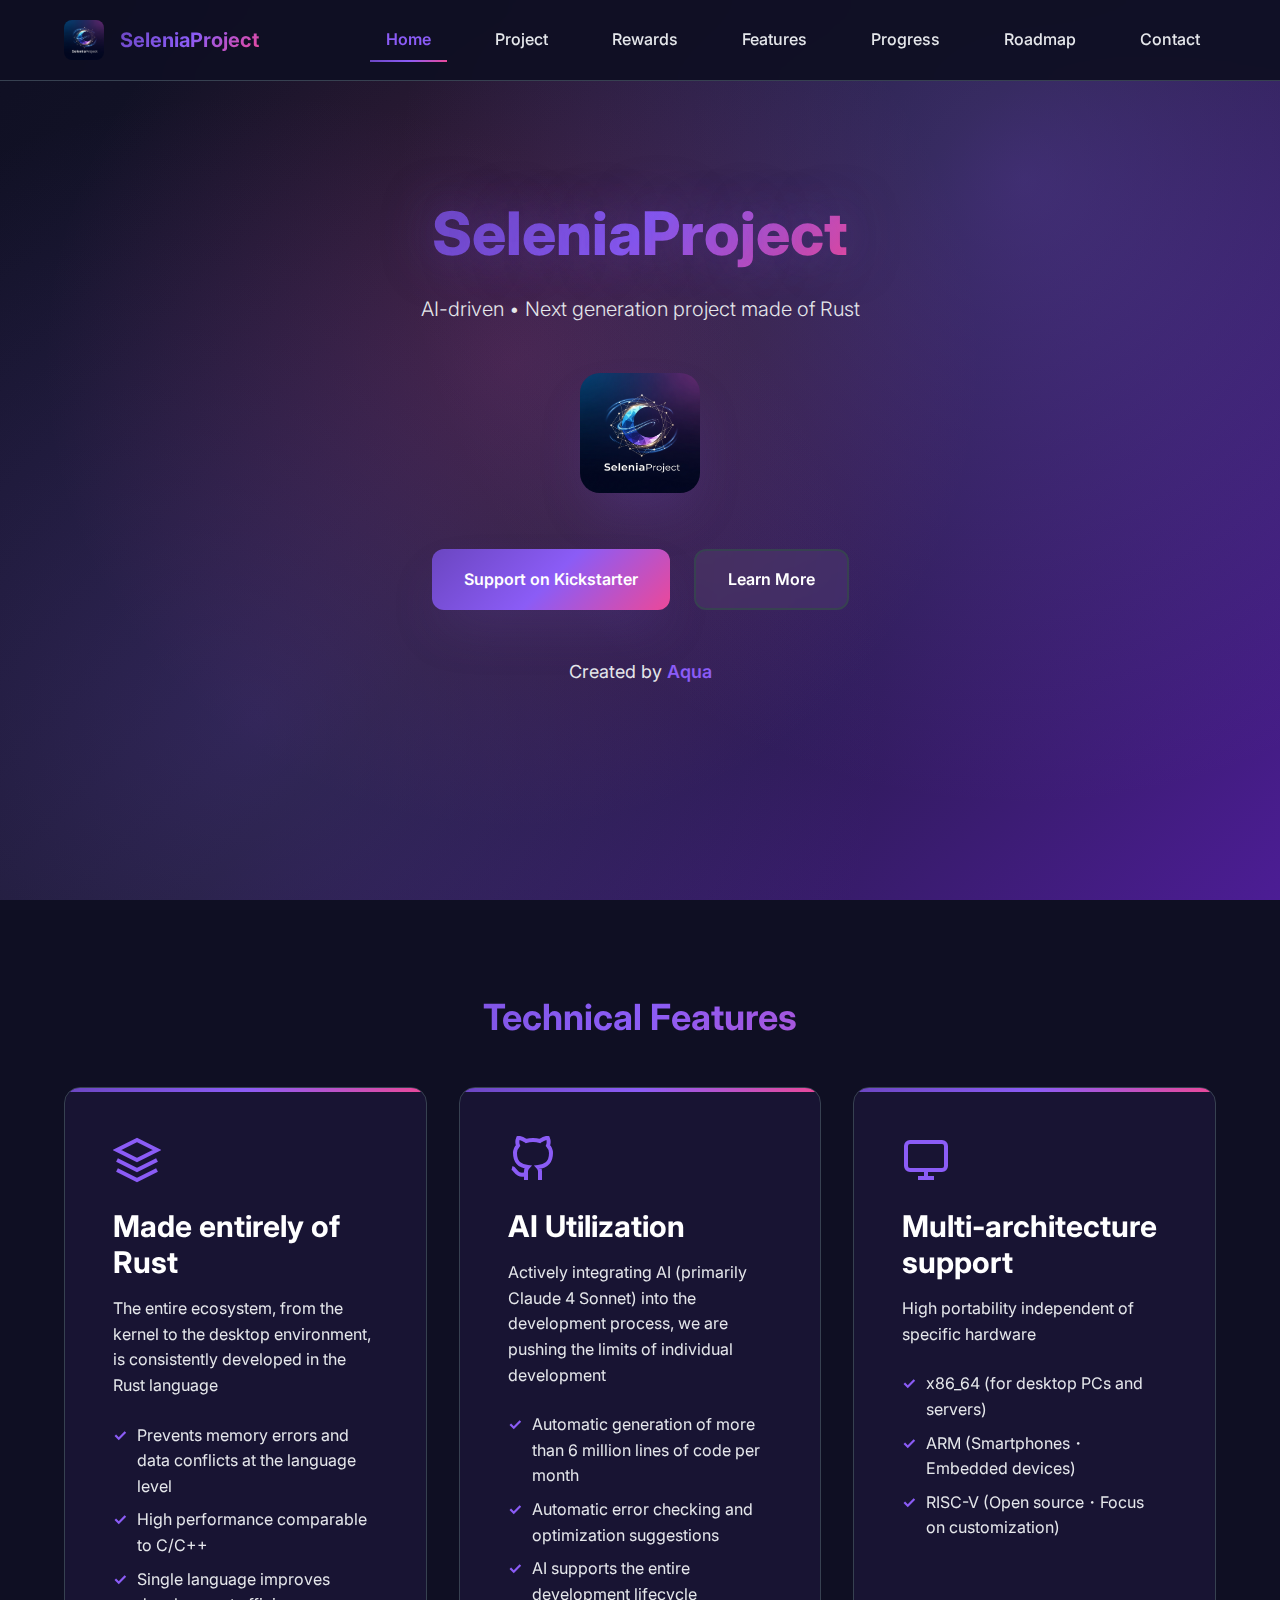
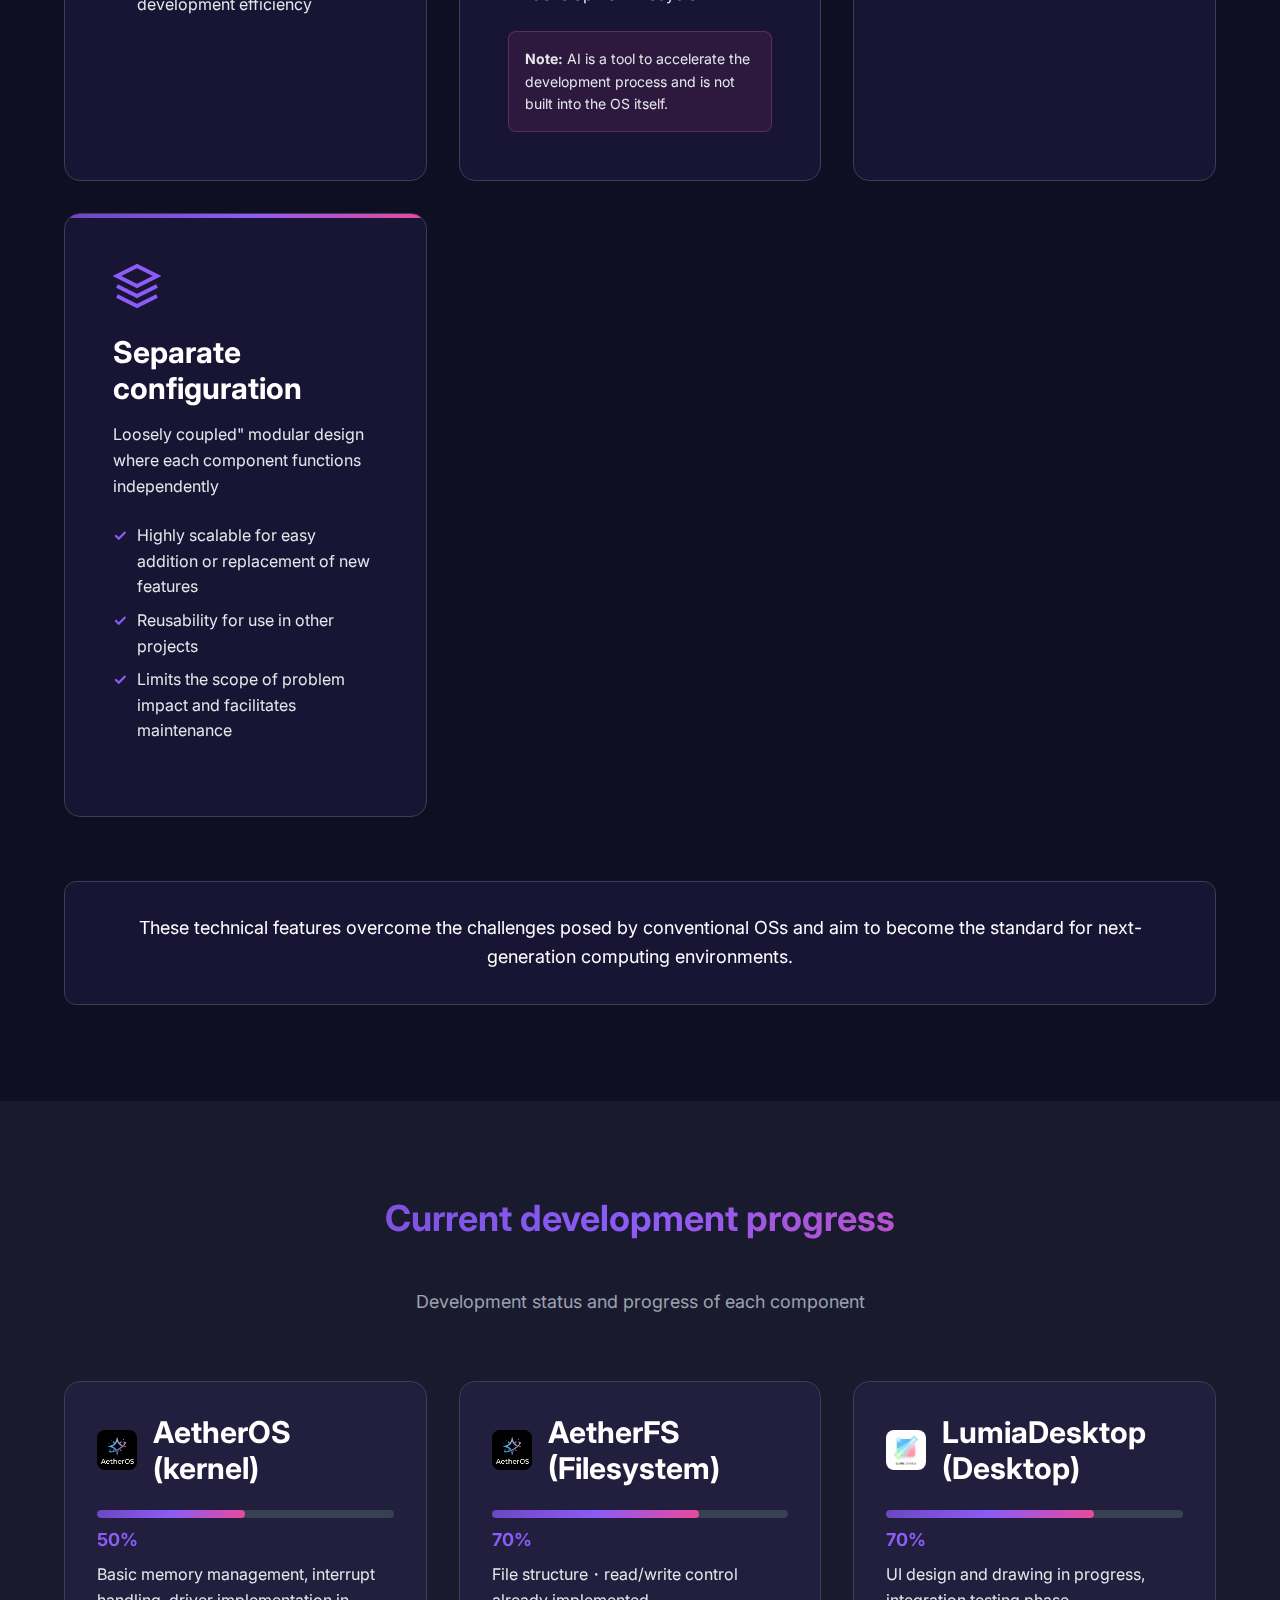
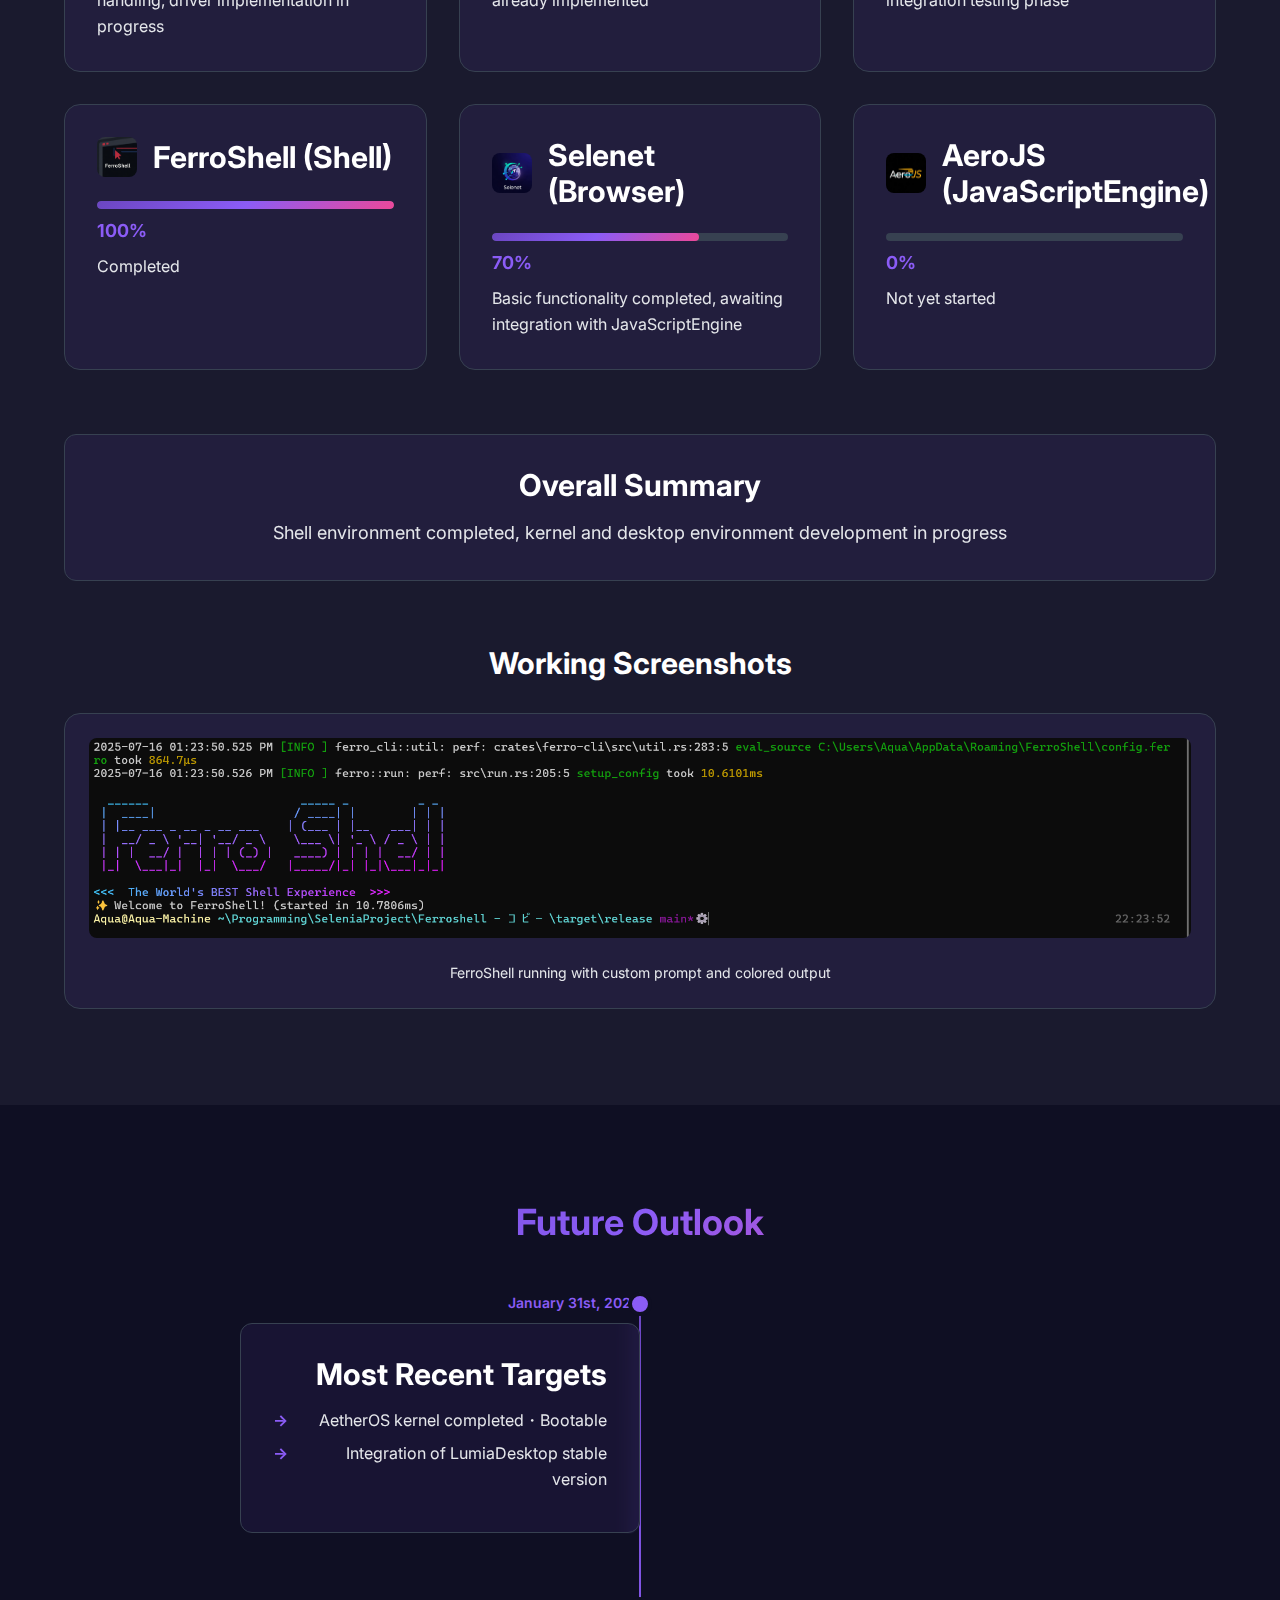
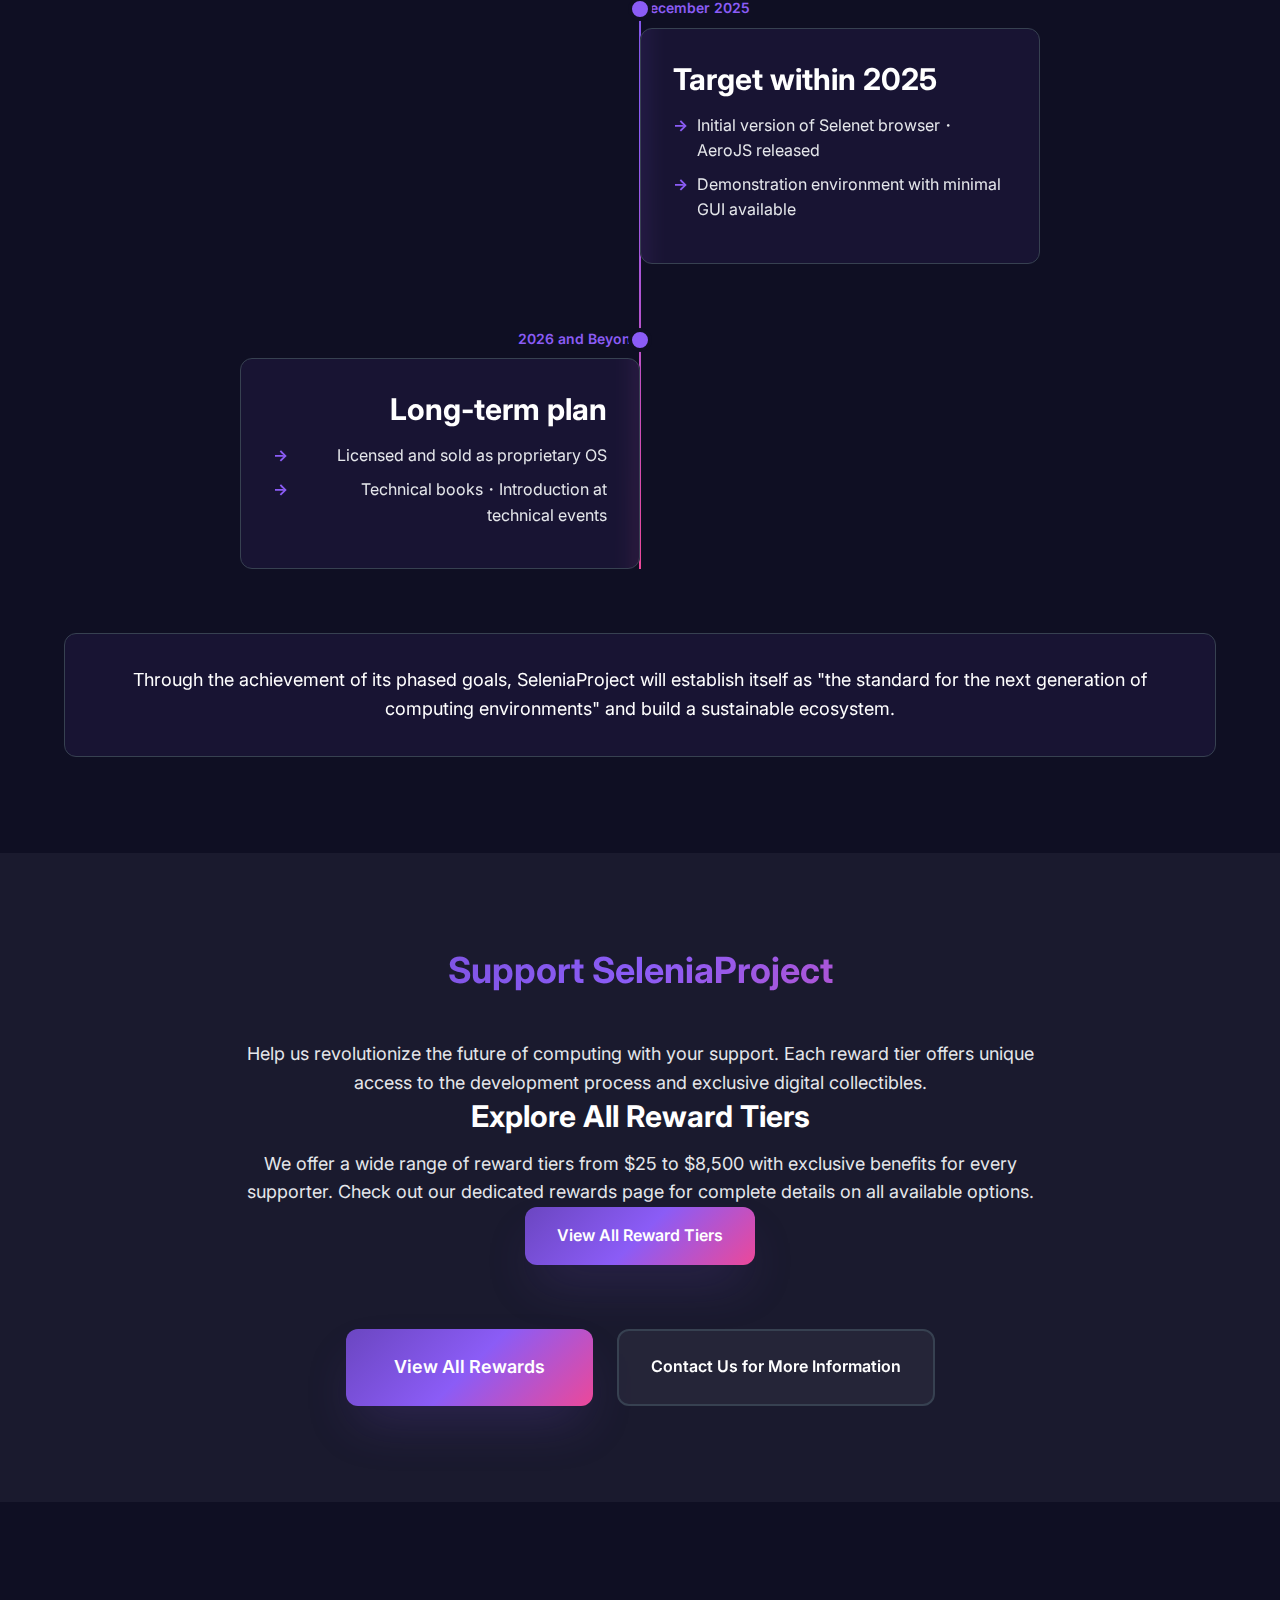
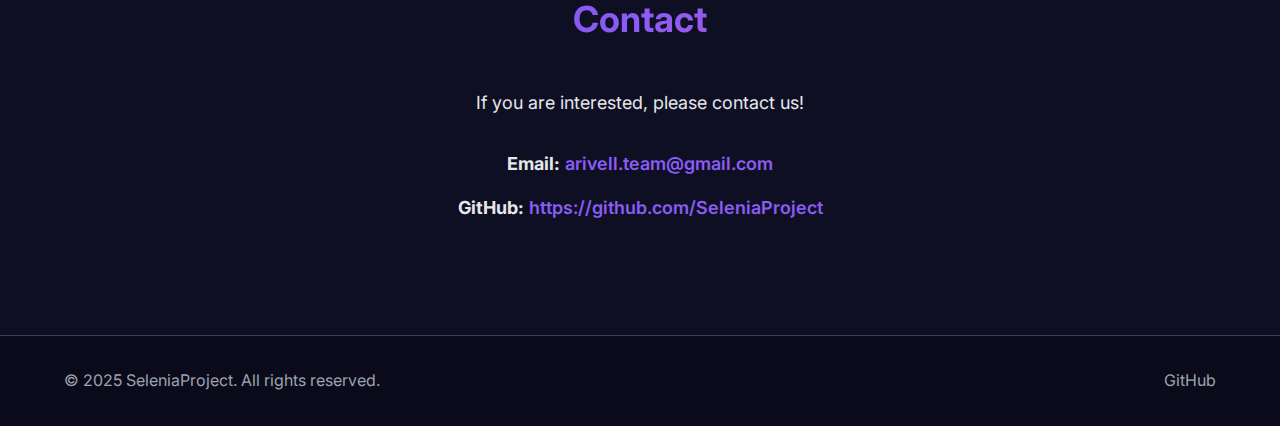
<file: index.html>
<!DOCTYPE html>
<html lang="en">
<head>
    <meta charset="UTF-8">
    <meta name="viewport" content="width=device-width, initial-scale=1.0">
    <title>SeleniaProject - Next Generation Computing Environment</title>
    <meta name="description" content="SeleniaProject - AI-driven next generation project made of Rust. The standard for the next generation of computing environments.">
    <meta name="keywords" content="SeleniaProject, Rust, Operating System, AI, Next Generation, Computing, AetherOS, LumiaDesktop, FerroShell, Selenet, AeroJS">
    <meta name="author" content="Aqua">
    <link rel="stylesheet" href="css/style.css">
    <link rel="preconnect" href="https://fonts.googleapis.com">
    <link rel="preconnect" href="https://fonts.gstatic.com" crossorigin>
    <link href="https://fonts.googleapis.com/css2?family=Inter:wght@300;400;500;600;700&display=swap" rel="stylesheet">
</head>
<body>
    <!-- Navigation Header -->
    <header class="navbar">
        <nav class="nav-container">
            <div class="nav-logo">
                <img src="Logo/SeleniaProject .png" alt="SeleniaProject Logo" class="logo-img">
                <span class="logo-text">SeleniaProject</span>
            </div>
            <ul class="nav-menu">
                <li><a href="index.html" class="nav-link active">Home</a></li>
                <li><a href="project.html" class="nav-link">Project</a></li>
                <li><a href="rewards.html" class="nav-link">Rewards</a></li>
                <li><a href="#features" class="nav-link">Features</a></li>
                <li><a href="#progress" class="nav-link">Progress</a></li>
                <li><a href="#roadmap" class="nav-link">Roadmap</a></li>
                <li><a href="#contact" class="nav-link">Contact</a></li>
            </ul>
            <div class="hamburger">
                <span></span>
                <span></span>
                <span></span>
            </div>
        </nav>
    </header>

    <!-- Hero Section -->
    <section id="home" class="hero">
        <div class="hero-container">
            <div class="hero-content">
                <h1 class="hero-title">SeleniaProject</h1>
                <p class="hero-subtitle">AI-driven • Next generation project made of Rust</p>
                <div class="hero-logo">
                    <img src="Logo/SeleniaProject .png" alt="SeleniaProject Main Logo" class="hero-logo-img">
                </div>
                <div class="hero-buttons">
                    <a href="rewards.html" class="btn btn-primary">Support on Kickstarter</a>
                    <a href="#about" class="btn btn-secondary">Learn More</a>
                </div>
                <div class="hero-creator">
                    <p>Created by <span class="creator-name">Aqua</span></p>
                </div>
            </div>
        </div>
        <div class="hero-background"></div>
    </section>

    <!-- Technical Features Section -->
    <section id="features" class="features">
        <div class="container">
            <h2 class="section-title">Technical Features</h2>
            <div class="features-grid">
                <div class="feature-card">
                    <div class="feature-icon">
                        <svg viewBox="0 0 24 24" fill="none" stroke="currentColor" stroke-width="2">
                            <path d="M12 2L2 7l10 5 10-5-10-5z"/>
                            <path d="M2 17l10 5 10-5"/>
                            <path d="M2 12l10 5 10-5"/>
                        </svg>
                    </div>
                    <h3>Made entirely of Rust</h3>
                    <p>The entire ecosystem, from the kernel to the desktop environment, is consistently developed in the Rust language</p>
                    <ul class="feature-list">
                        <li>Prevents memory errors and data conflicts at the language level</li>
                        <li>High performance comparable to C/C++</li>
                        <li>Single language improves development efficiency</li>
                    </ul>
                </div>
                <div class="feature-card">
                    <div class="feature-icon">
                        <svg viewBox="0 0 24 24" fill="none" stroke="currentColor" stroke-width="2">
                            <path d="M9 19c-5 1.5-5-2.5-7-3m14 6v-3.87a3.37 3.37 0 0 0-.94-2.61c3.14-.35 6.44-1.54 6.44-7A5.44 5.44 0 0 0 20 4.77 5.07 5.07 0 0 0 19.91 1S18.73.65 16 2.48a13.38 13.38 0 0 0-7 0C6.27.65 5.09 1 5.09 1A5.07 5.07 0 0 0 5 4.77a5.44 5.44 0 0 0-1.5 3.78c0 5.42 3.3 6.61 6.44 7A3.37 3.37 0 0 0 9 18.13V22"/>
                        </svg>
                    </div>
                    <h3>AI Utilization</h3>
                    <p>Actively integrating AI (primarily Claude 4 Sonnet) into the development process, we are pushing the limits of individual development</p>
                    <ul class="feature-list">
                        <li>Automatic generation of more than 6 million lines of code per month</li>
                        <li>Automatic error checking and optimization suggestions</li>
                        <li>AI supports the entire development lifecycle</li>
                    </ul>
                    <div class="feature-note">
                        <p><strong>Note:</strong> AI is a tool to accelerate the development process and is not built into the OS itself.</p>
                    </div>
                </div>
                <div class="feature-card">
                    <div class="feature-icon">
                        <svg viewBox="0 0 24 24" fill="none" stroke="currentColor" stroke-width="2">
                            <rect x="2" y="3" width="20" height="14" rx="2" ry="2"/>
                            <line x1="8" y1="21" x2="16" y2="21"/>
                            <line x1="12" y1="17" x2="12" y2="21"/>
                        </svg>
                    </div>
                    <h3>Multi-architecture support</h3>
                    <p>High portability independent of specific hardware</p>
                    <ul class="feature-list">
                        <li>x86_64 (for desktop PCs and servers)</li>
                        <li>ARM (Smartphones・Embedded devices)</li>
                        <li>RISC-V (Open source・Focus on customization)</li>
                    </ul>
                </div>
                <div class="feature-card">
                    <div class="feature-icon">
                        <svg viewBox="0 0 24 24" fill="none" stroke="currentColor" stroke-width="2">
                            <path d="M12 2L2 7l10 5 10-5-10-5z"/>
                            <path d="M2 17l10 5 10-5"/>
                            <path d="M2 12l10 5 10-5"/>
                        </svg>
                    </div>
                    <h3>Separate configuration</h3>
                    <p>Loosely coupled" modular design where each component functions independently</p>
                    <ul class="feature-list">
                        <li>Highly scalable for easy addition or replacement of new features</li>
                        <li>Reusability for use in other projects</li>
                        <li>Limits the scope of problem impact and facilitates maintenance</li>
                    </ul>
                </div>
            </div>
            <div class="features-footer">
                <p>These technical features overcome the challenges posed by conventional OSs and aim to become the standard for next-generation computing environments.</p>
            </div>
        </div>
    </section>

    <!-- Progress Section -->
    <section id="progress" class="progress">
        <div class="container">
            <h2 class="section-title">Current development progress</h2>
            <p class="section-subtitle">Development status and progress of each component</p>
            
            <div class="progress-grid">
                <div class="progress-item">
                    <div class="progress-header">
                        <img src="Logo/AetherOS.png" alt="AetherOS" class="progress-icon">
                        <h3>AetherOS (kernel)</h3>
                    </div>
                    <div class="progress-bar">
                        <div class="progress-fill" data-progress="50"></div>
                    </div>
                    <p class="progress-percentage">50%</p>
                    <p class="progress-description">Basic memory management, interrupt handling, driver implementation in progress</p>
                </div>

                <div class="progress-item">
                    <div class="progress-header">
                        <img src="Logo/AetherOS.png" alt="AetherFS" class="progress-icon">
                        <h3>AetherFS (Filesystem)</h3>
                    </div>
                    <div class="progress-bar">
                        <div class="progress-fill" data-progress="70"></div>
                    </div>
                    <p class="progress-percentage">70%</p>
                    <p class="progress-description">File structure・read/write control already implemented</p>
                </div>

                <div class="progress-item">
                    <div class="progress-header">
                        <img src="Logo/LumiaDesktop.png" alt="LumiaDesktop" class="progress-icon">
                        <h3>LumiaDesktop (Desktop)</h3>
                    </div>
                    <div class="progress-bar">
                        <div class="progress-fill" data-progress="70"></div>
                    </div>
                    <p class="progress-percentage">70%</p>
                    <p class="progress-description">UI design and drawing in progress, integration testing phase</p>
                </div>

                <div class="progress-item">
                    <div class="progress-header">
                        <img src="Logo/FerroShell.png" alt="FerroShell" class="progress-icon">
                        <h3>FerroShell (Shell)</h3>
                    </div>
                    <div class="progress-bar">
                        <div class="progress-fill" data-progress="100"></div>
                    </div>
                    <p class="progress-percentage">100%</p>
                    <p class="progress-description">Completed</p>
                </div>

                <div class="progress-item">
                    <div class="progress-header">
                        <img src="Logo/Selenet.png" alt="Selenet" class="progress-icon">
                        <h3>Selenet (Browser)</h3>
                    </div>
                    <div class="progress-bar">
                        <div class="progress-fill" data-progress="70"></div>
                    </div>
                    <p class="progress-percentage">70%</p>
                    <p class="progress-description">Basic functionality completed, awaiting integration with JavaScriptEngine</p>
                </div>

                <div class="progress-item">
                    <div class="progress-header">
                        <img src="Logo/AeroJS.png" alt="AeroJS" class="progress-icon">
                        <h3>AeroJS (JavaScriptEngine)</h3>
                    </div>
                    <div class="progress-bar">
                        <div class="progress-fill" data-progress="0"></div>
                    </div>
                    <p class="progress-percentage">0%</p>
                    <p class="progress-description">Not yet started</p>
                </div>
            </div>

            <div class="progress-summary">
                <h3>Overall Summary</h3>
                <p>Shell environment completed, kernel and desktop environment development in progress</p>
            </div>

            <div class="screenshots-section">
                <h3>Working Screenshots</h3>
                <div class="screenshots-grid">
                    <div class="screenshot-item">
                        <img src="images/FerroShell.png" alt="FerroShell Terminal Screenshot" class="screenshot-img">
                        <p class="screenshot-caption">FerroShell running with custom prompt and colored output</p>
                    </div>
                </div>
            </div>
        </div>
    </section>

    <!-- Roadmap Section -->
    <section id="roadmap" class="roadmap">
        <div class="container">
            <h2 class="section-title">Future Outlook</h2>
            <div class="timeline">
                <div class="timeline-item">
                    <div class="timeline-date">January 31st, 2025</div>
                    <div class="timeline-content">
                        <h3>Most Recent Targets</h3>
                        <ul>
                            <li>AetherOS kernel completed・Bootable</li>
                            <li>Integration of LumiaDesktop stable version</li>
                        </ul>
                    </div>
                </div>
                <div class="timeline-item">
                    <div class="timeline-date">December 2025</div>
                    <div class="timeline-content">
                        <h3>Target within 2025</h3>
                        <ul>
                            <li>Initial version of Selenet browser・AeroJS released</li>
                            <li>Demonstration environment with minimal GUI available</li>
                        </ul>
                    </div>
                </div>
                <div class="timeline-item">
                    <div class="timeline-date">2026 and Beyond</div>
                    <div class="timeline-content">
                        <h3>Long-term plan</h3>
                        <ul>
                            <li>Licensed and sold as proprietary OS</li>
                            <li>Technical books・Introduction at technical events</li>
                        </ul>
                    </div>
                </div>
            </div>
            <div class="roadmap-summary">
                <p>Through the achievement of its phased goals, SeleniaProject will establish itself as "the standard for the next generation of computing environments" and build a sustainable ecosystem.</p>
            </div>
        </div>
    </section>

    <!-- Support Section -->
    <section id="support" class="support">
        <div class="container">
            <h2 class="section-title">Support SeleniaProject</h2>
            <div class="support-intro">
                <p>Help us revolutionize the future of computing with your support. Each reward tier offers unique access to the development process and exclusive digital collectibles.</p>
                <div class="rewards-highlight">
                    <h3>Explore All Reward Tiers</h3>
                    <p>We offer a wide range of reward tiers from $25 to $8,500 with exclusive benefits for every supporter. Check out our dedicated rewards page for complete details on all available options.</p>
                    <a href="rewards.html" class="btn btn-primary">View All Reward Tiers</a>
                </div>
            </div>
            
            <div class="support-actions">
                <a href="rewards.html" class="btn btn-primary btn-large">View All Rewards</a>
                <a href="#contact" class="btn btn-secondary">Contact Us for More Information</a>
            </div>
        </div>
    </section>

    <!-- Contact Section -->
    <section id="contact" class="contact">
        <div class="container">
            <h2 class="section-title">Contact</h2>
            <div class="contact-info">
                <p>If you are interested, please contact us!</p>
                <div class="contact-details">
                    <p><strong>Email:</strong> <a href="mailto:selenia.project@gmail.com">arivell.team@gmail.com</a></p>
                    <p><strong>GitHub:</strong> <a href="https://github.com/SeleniaProject" target="_blank">https://github.com/SeleniaProject</a></p>
                </div>
            </div>
        </div>
    </section>

    <!-- Footer -->
    <footer class="footer">
        <div class="container">
            <div class="footer-content">
                <p>&copy; 2025 SeleniaProject. All rights reserved.</p>
                <div class="footer-links">
                    <a href="https://github.com/SeleniaProject" target="_blank">GitHub</a>
                </div>
            </div>
        </div>
    </footer>

    <script src="js/script.js"></script>
</body>
</html>
</file>
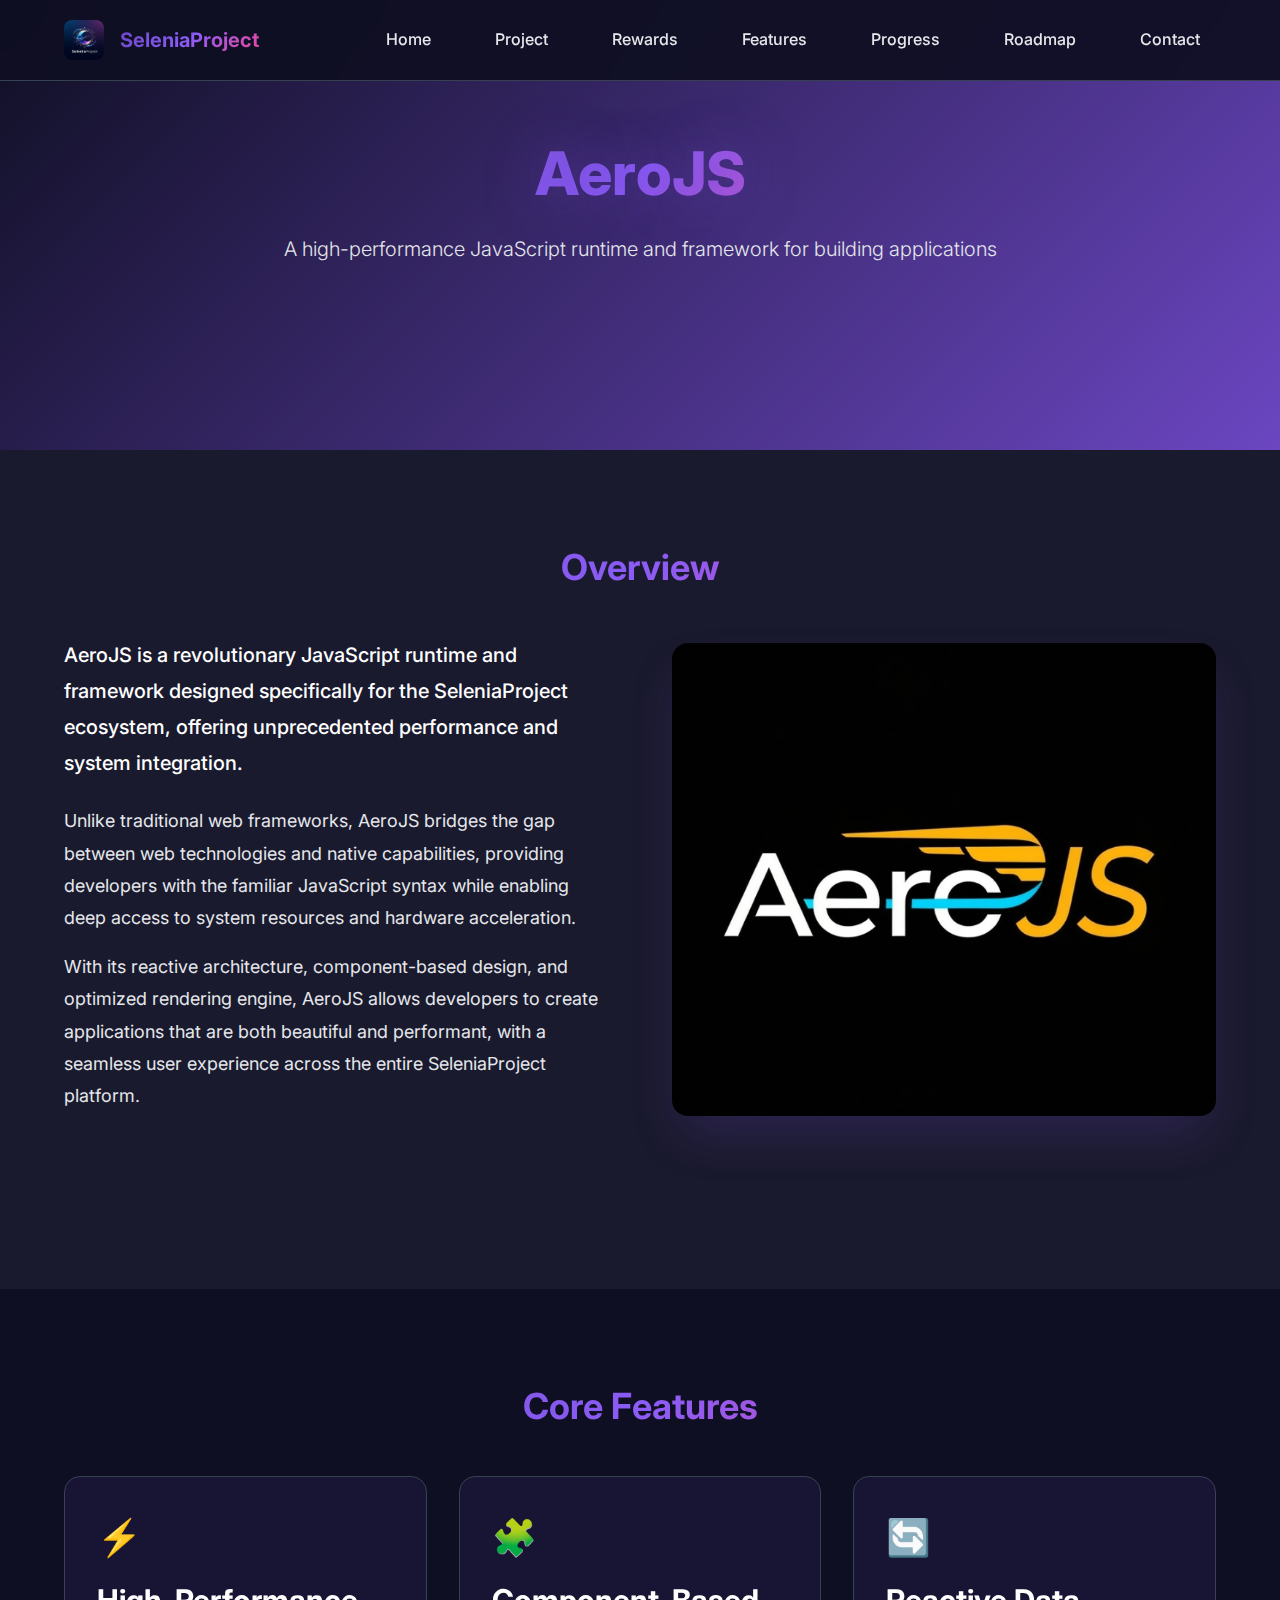
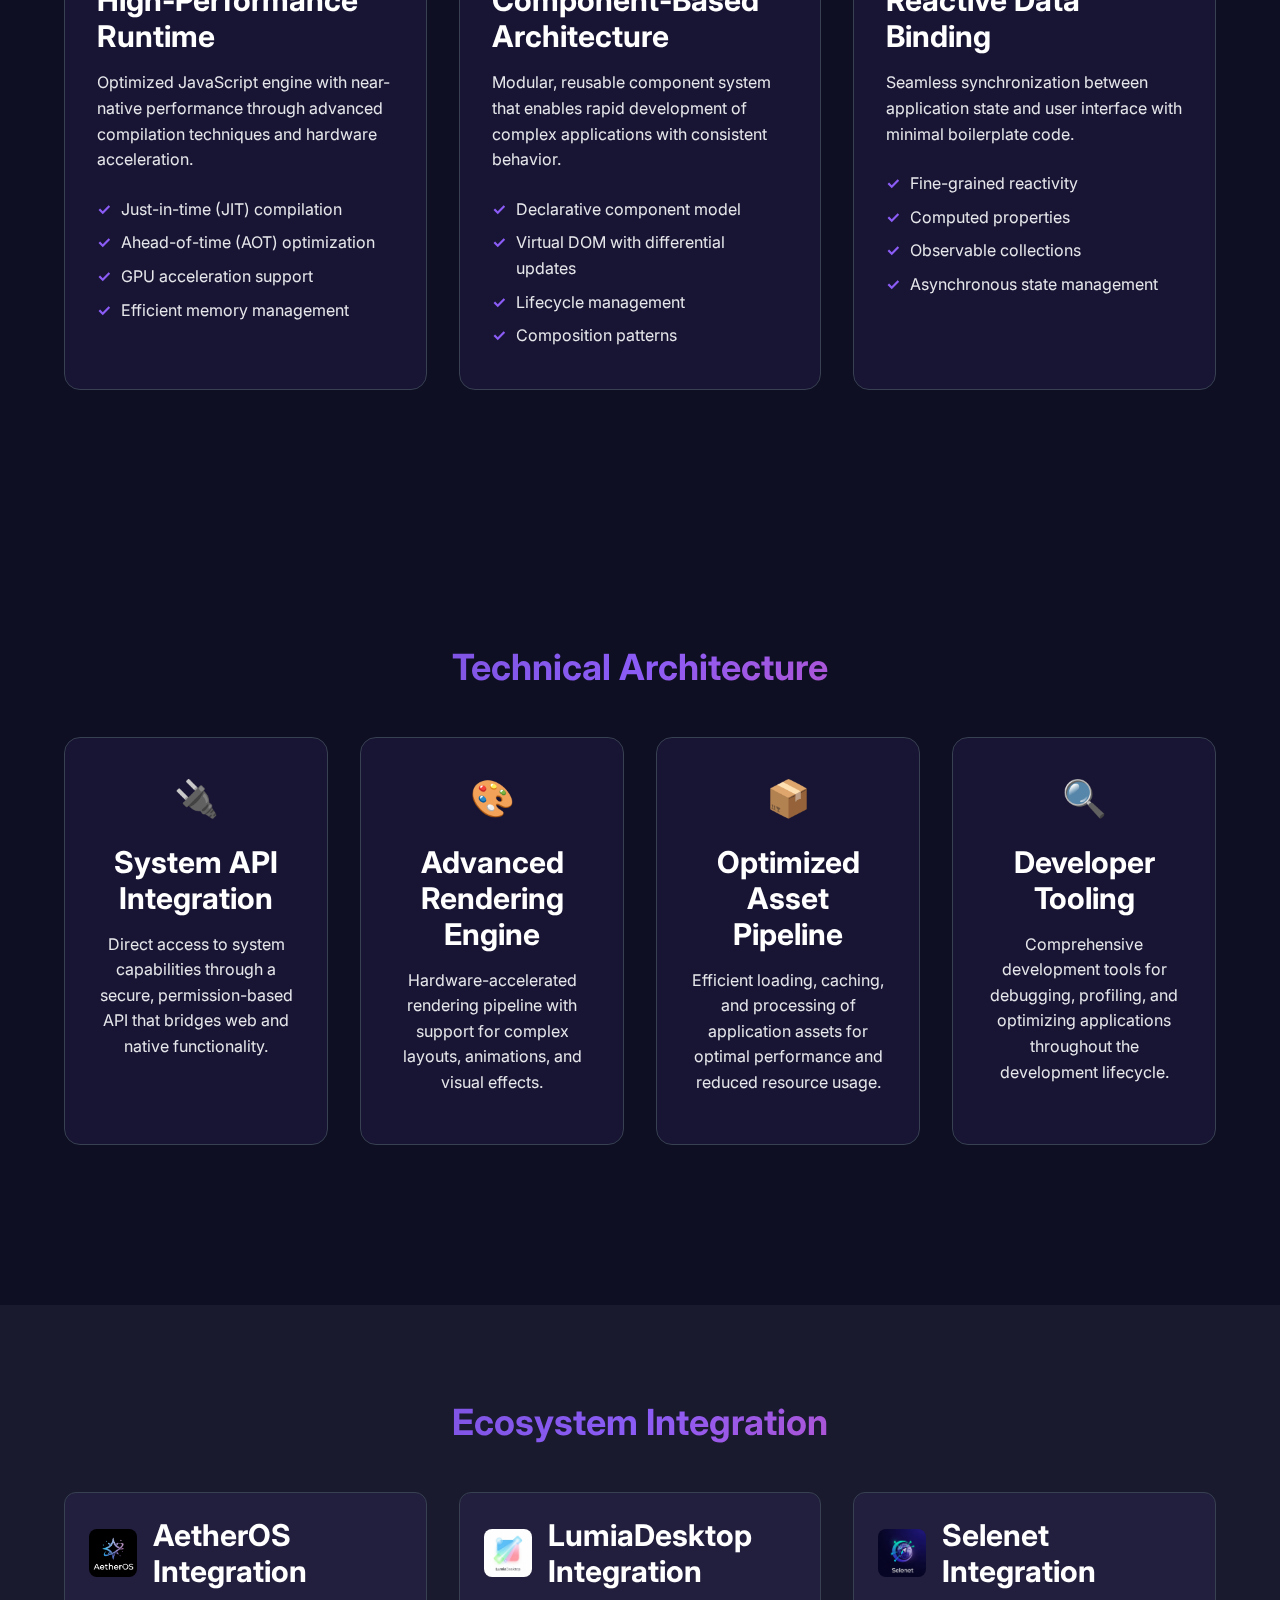
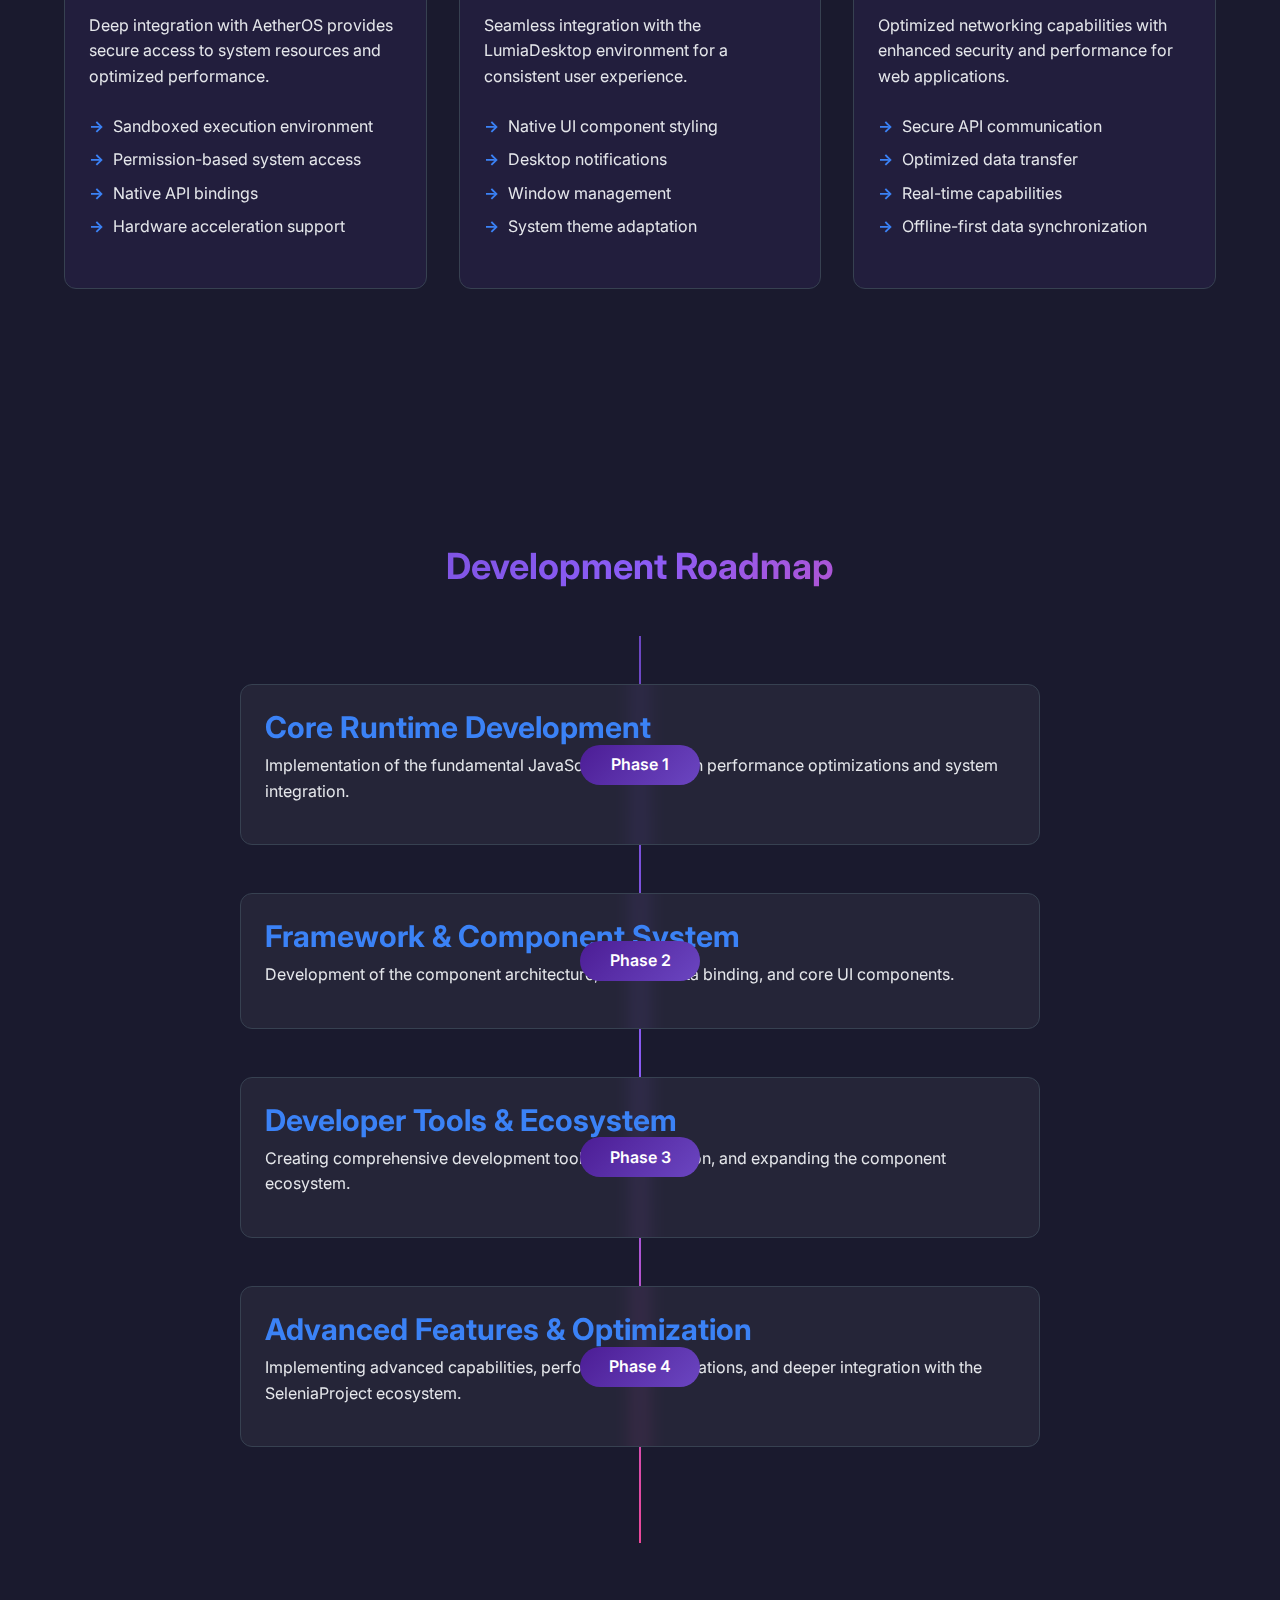
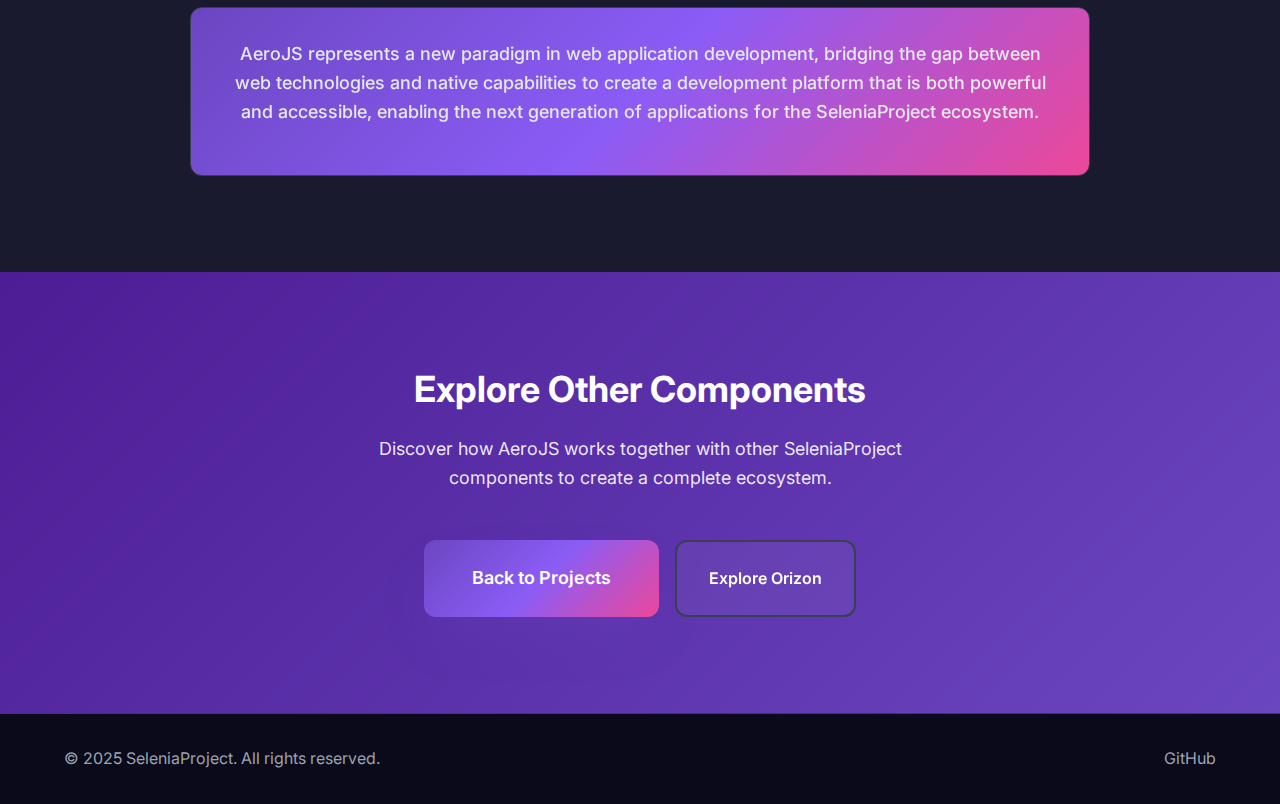
<file: AeroJS.html>
<!DOCTYPE html>
<html lang="en">
<head>
    <meta charset="UTF-8">
    <meta name="viewport" content="width=device-width, initial-scale=1.0">
    <title>SeleniaProject - AeroJS</title>
    <meta name="description" content="AeroJS - A high-performance JavaScript runtime and framework for building applications within the SeleniaProject ecosystem.">
    <meta name="keywords" content="SeleniaProject, AeroJS, JavaScript, Framework, Runtime, Web Development, Performance">
    <meta name="author" content="Aqua">
    <link rel="stylesheet" href="css/style.css">
    <link rel="preconnect" href="https://fonts.googleapis.com">
    <link rel="preconnect" href="https://fonts.gstatic.com" crossorigin>
    <link href="https://fonts.googleapis.com/css2?family=Inter:wght@300;400;500;600;700&display=swap" rel="stylesheet">
</head>
<body>
    <!-- Navigation Header -->
    <header class="navbar">
        <nav class="nav-container">
            <div class="nav-logo">
                <img src="Logo/SeleniaProject .png" alt="SeleniaProject Logo" class="logo-img">
                <span class="logo-text">SeleniaProject</span>
            </div>
            <ul class="nav-menu">
                <li><a href="index.html" class="nav-link">Home</a></li>
                <li><a href="project.html" class="nav-link">Project</a></li>
                <li><a href="rewards.html" class="nav-link">Rewards</a></li>
                <li><a href="index.html#features" class="nav-link">Features</a></li>
                <li><a href="index.html#progress" class="nav-link">Progress</a></li>
                <li><a href="index.html#roadmap" class="nav-link">Roadmap</a></li>
                <li><a href="index.html#contact" class="nav-link">Contact</a></li>
            </ul>
            <div class="hamburger">
                <span></span>
                <span></span>
                <span></span>
            </div>
        </nav>
    </header>

    <!-- Hero Section -->
    <section class="hero project-hero">
        <div class="hero-container">
            <div class="hero-content">
                <h1 class="hero-title">AeroJS</h1>
                <p class="hero-subtitle">A high-performance JavaScript runtime and framework for building applications</p>
            </div>
        </div>
    </section>

    <!-- Project Overview Section -->
    <section class="project-vision">
        <div class="container">
            <h2 class="section-title">Overview</h2>
            <div class="vision-content">
                <div class="vision-text">
                    <p class="vision-lead">AeroJS is a revolutionary JavaScript runtime and framework designed specifically for the SeleniaProject ecosystem, offering unprecedented performance and system integration.</p>
                    <p>Unlike traditional web frameworks, AeroJS bridges the gap between web technologies and native capabilities, providing developers with the familiar JavaScript syntax while enabling deep access to system resources and hardware acceleration.</p>
                    <p>With its reactive architecture, component-based design, and optimized rendering engine, AeroJS allows developers to create applications that are both beautiful and performant, with a seamless user experience across the entire SeleniaProject platform.</p>
                </div>
                <div class="vision-image">
                    <img src="Logo/AeroJS.png" alt="AeroJS Logo" class="vision-img">
                </div>
            </div>
        </div>
    </section>

    <!-- Core Features Section -->
    <section class="core-technology">
        <div class="container">
            <h2 class="section-title">Core Features</h2>
            <div class="tech-grid">
                <div class="tech-card">
                    <div class="tech-icon">⚡</div>
                    <h3>High-Performance Runtime</h3>
                    <p>Optimized JavaScript engine with near-native performance through advanced compilation techniques and hardware acceleration.</p>
                    <ul class="tech-features">
                        <li>Just-in-time (JIT) compilation</li>
                        <li>Ahead-of-time (AOT) optimization</li>
                        <li>GPU acceleration support</li>
                        <li>Efficient memory management</li>
                    </ul>
                </div>

                <div class="tech-card">
                    <div class="tech-icon">🧩</div>
                    <h3>Component-Based Architecture</h3>
                    <p>Modular, reusable component system that enables rapid development of complex applications with consistent behavior.</p>
                    <ul class="tech-features">
                        <li>Declarative component model</li>
                        <li>Virtual DOM with differential updates</li>
                        <li>Lifecycle management</li>
                        <li>Composition patterns</li>
                    </ul>
                </div>

                <div class="tech-card">
                    <div class="tech-icon">🔄</div>
                    <h3>Reactive Data Binding</h3>
                    <p>Seamless synchronization between application state and user interface with minimal boilerplate code.</p>
                    <ul class="tech-features">
                        <li>Fine-grained reactivity</li>
                        <li>Computed properties</li>
                        <li>Observable collections</li>
                        <li>Asynchronous state management</li>
                    </ul>
                </div>
            </div>
        </div>
    </section>

    <!-- Technical Details Section -->
    <section class="development-approach">
        <div class="container">
            <h2 class="section-title">Technical Architecture</h2>
            <div class="approach-content">
                <div class="approach-item">
                    <div class="approach-icon">🔌</div>
                    <h3>System API Integration</h3>
                    <p>Direct access to system capabilities through a secure, permission-based API that bridges web and native functionality.</p>
                </div>
                <div class="approach-item">
                    <div class="approach-icon">🎨</div>
                    <h3>Advanced Rendering Engine</h3>
                    <p>Hardware-accelerated rendering pipeline with support for complex layouts, animations, and visual effects.</p>
                </div>
                <div class="approach-item">
                    <div class="approach-icon">📦</div>
                    <h3>Optimized Asset Pipeline</h3>
                    <p>Efficient loading, caching, and processing of application assets for optimal performance and reduced resource usage.</p>
                </div>
                <div class="approach-item">
                    <div class="approach-icon">🔍</div>
                    <h3>Developer Tooling</h3>
                    <p>Comprehensive development tools for debugging, profiling, and optimizing applications throughout the development lifecycle.</p>
                </div>
            </div>
        </div>
    </section>

    <!-- Integration Section -->
    <section class="project-components">
        <div class="container">
            <h2 class="section-title">Ecosystem Integration</h2>
            <div class="components-list">
                <div class="component-item detailed">
                    <div class="component-header">
                        <img src="Logo/AetherOS.png" alt="AetherOS Logo" class="component-logo">
                        <h3>AetherOS Integration</h3>
                    </div>
                    <div class="component-description">
                        <p>Deep integration with AetherOS provides secure access to system resources and optimized performance.</p>
                        <ul>
                            <li>Sandboxed execution environment</li>
                            <li>Permission-based system access</li>
                            <li>Native API bindings</li>
                            <li>Hardware acceleration support</li>
                        </ul>
                    </div>
                </div>

                <div class="component-item detailed">
                    <div class="component-header">
                        <img src="Logo/LumiaDesktop.png" alt="LumiaDesktop Logo" class="component-logo">
                        <h3>LumiaDesktop Integration</h3>
                    </div>
                    <div class="component-description">
                        <p>Seamless integration with the LumiaDesktop environment for a consistent user experience.</p>
                        <ul>
                            <li>Native UI component styling</li>
                            <li>Desktop notifications</li>
                            <li>Window management</li>
                            <li>System theme adaptation</li>
                        </ul>
                    </div>
                </div>

                <div class="component-item detailed">
                    <div class="component-header">
                        <img src="Logo/Selenet.png" alt="Selenet Logo" class="component-logo">
                        <h3>Selenet Integration</h3>
                    </div>
                    <div class="component-description">
                        <p>Optimized networking capabilities with enhanced security and performance for web applications.</p>
                        <ul>
                            <li>Secure API communication</li>
                            <li>Optimized data transfer</li>
                            <li>Real-time capabilities</li>
                            <li>Offline-first data synchronization</li>
                        </ul>
                    </div>
                </div>
            </div>
        </div>
    </section>

    <!-- Development Roadmap Section -->
    <section class="future-vision">
        <div class="container">
            <h2 class="section-title">Development Roadmap</h2>
            <div class="vision-timeline">
                <div class="timeline-phase">
                    <div class="phase-marker">Phase 1</div>
                    <div class="phase-content">
                        <h3>Core Runtime Development</h3>
                        <p>Implementation of the fundamental JavaScript runtime with performance optimizations and system integration.</p>
                    </div>
                </div>
                <div class="timeline-phase">
                    <div class="phase-marker">Phase 2</div>
                    <div class="phase-content">
                        <h3>Framework & Component System</h3>
                        <p>Development of the component architecture, reactive data binding, and core UI components.</p>
                    </div>
                </div>
                <div class="timeline-phase">
                    <div class="phase-marker">Phase 3</div>
                    <div class="phase-content">
                        <h3>Developer Tools & Ecosystem</h3>
                        <p>Creating comprehensive development tools, documentation, and expanding the component ecosystem.</p>
                    </div>
                </div>
                <div class="timeline-phase">
                    <div class="phase-marker">Phase 4</div>
                    <div class="phase-content">
                        <h3>Advanced Features & Optimization</h3>
                        <p>Implementing advanced capabilities, performance optimizations, and deeper integration with the SeleniaProject ecosystem.</p>
                    </div>
                </div>
            </div>
            <div class="vision-conclusion">
                <p>AeroJS represents a new paradigm in web application development, bridging the gap between web technologies and native capabilities to create a development platform that is both powerful and accessible, enabling the next generation of applications for the SeleniaProject ecosystem.</p>
            </div>
        </div>
    </section>

    <!-- Call to Action -->
    <section class="project-cta">
        <div class="container">
            <h2>Explore Other Components</h2>
            <p>Discover how AeroJS works together with other SeleniaProject components to create a complete ecosystem.</p>
            <div class="cta-buttons">
                <a href="project.html" class="btn btn-primary btn-large">Back to Projects</a>
                <a href="Orizon.html" class="btn btn-secondary">Explore Orizon</a>
            </div>
        </div>
    </section>

    <!-- Footer -->
    <footer class="footer">
        <div class="container">
            <div class="footer-content">
                <p>&copy; 2025 SeleniaProject. All rights reserved.</p>
                <div class="footer-links">
                    <a href="https://github.com/SeleniaProject" target="_blank">GitHub</a>
                </div>
            </div>
        </div>
    </footer>

    <script src="js/script.js"></script>
</body>
</html>
</file>
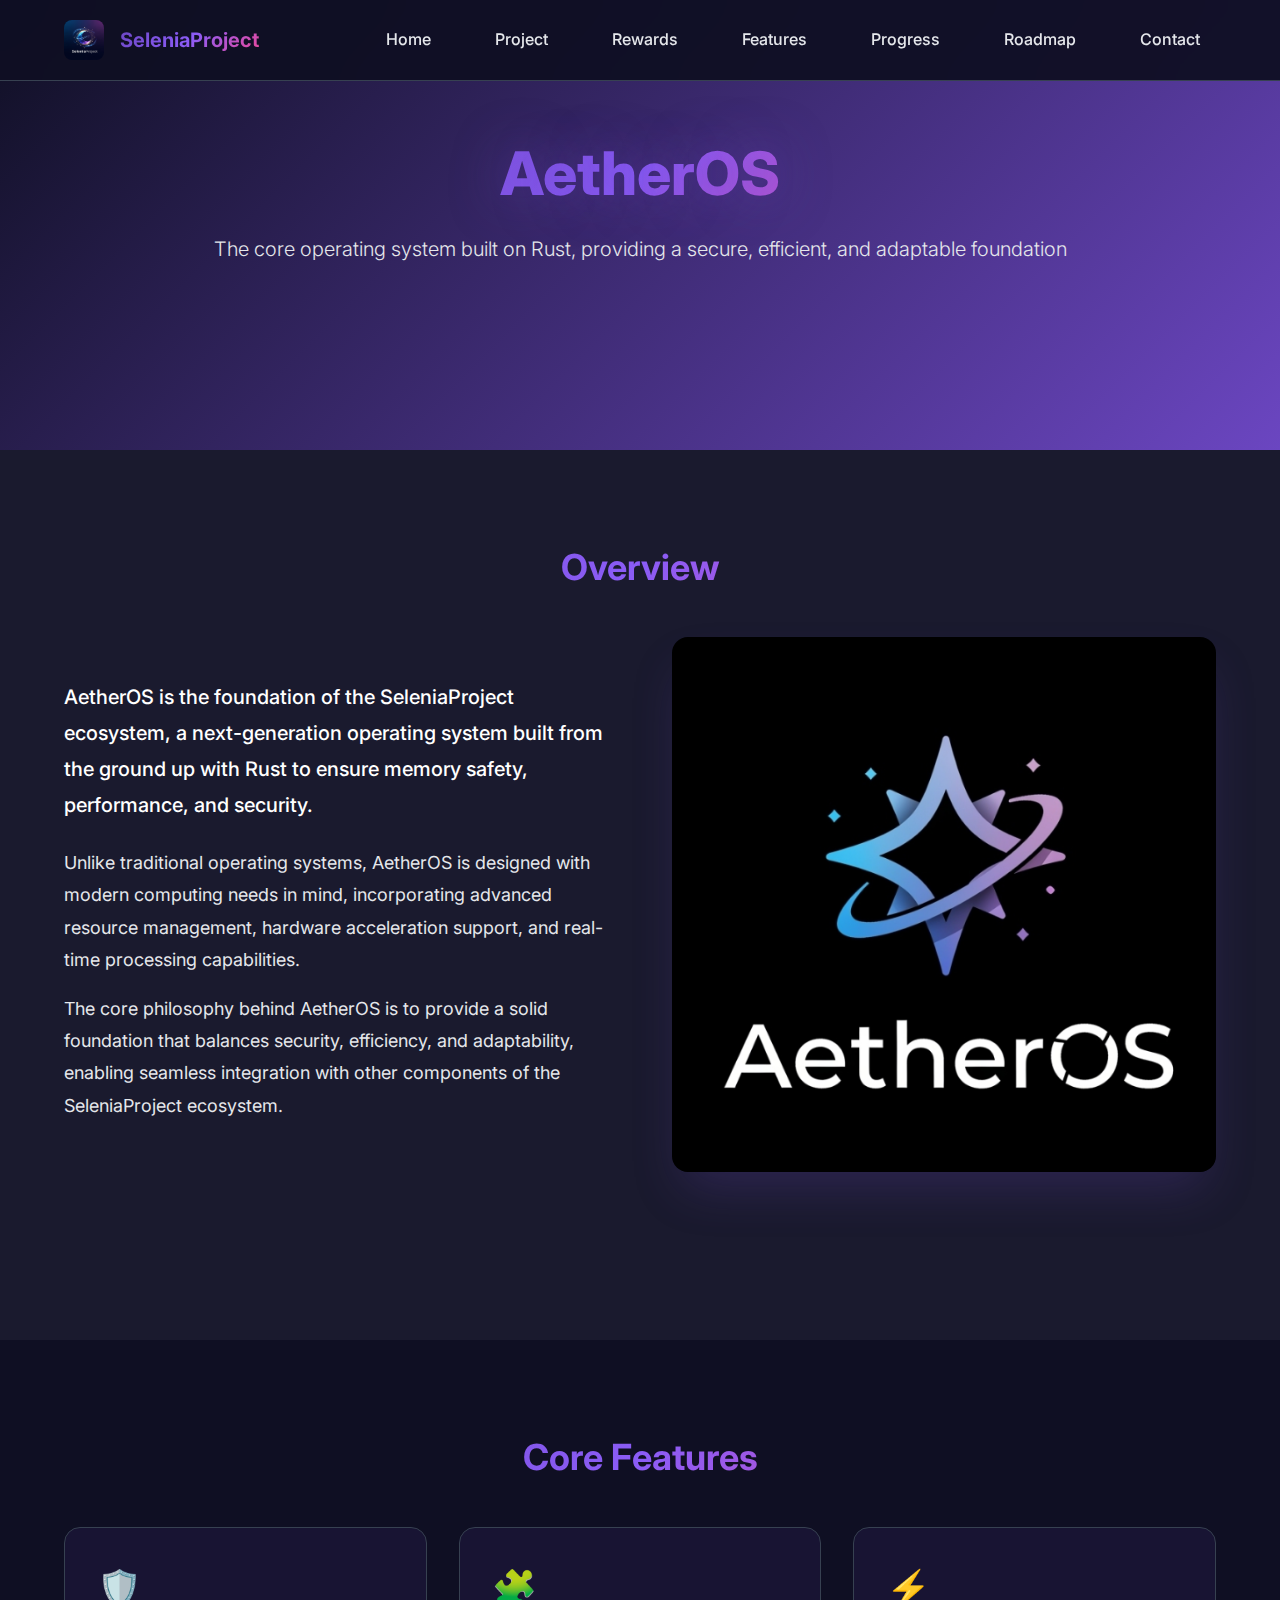
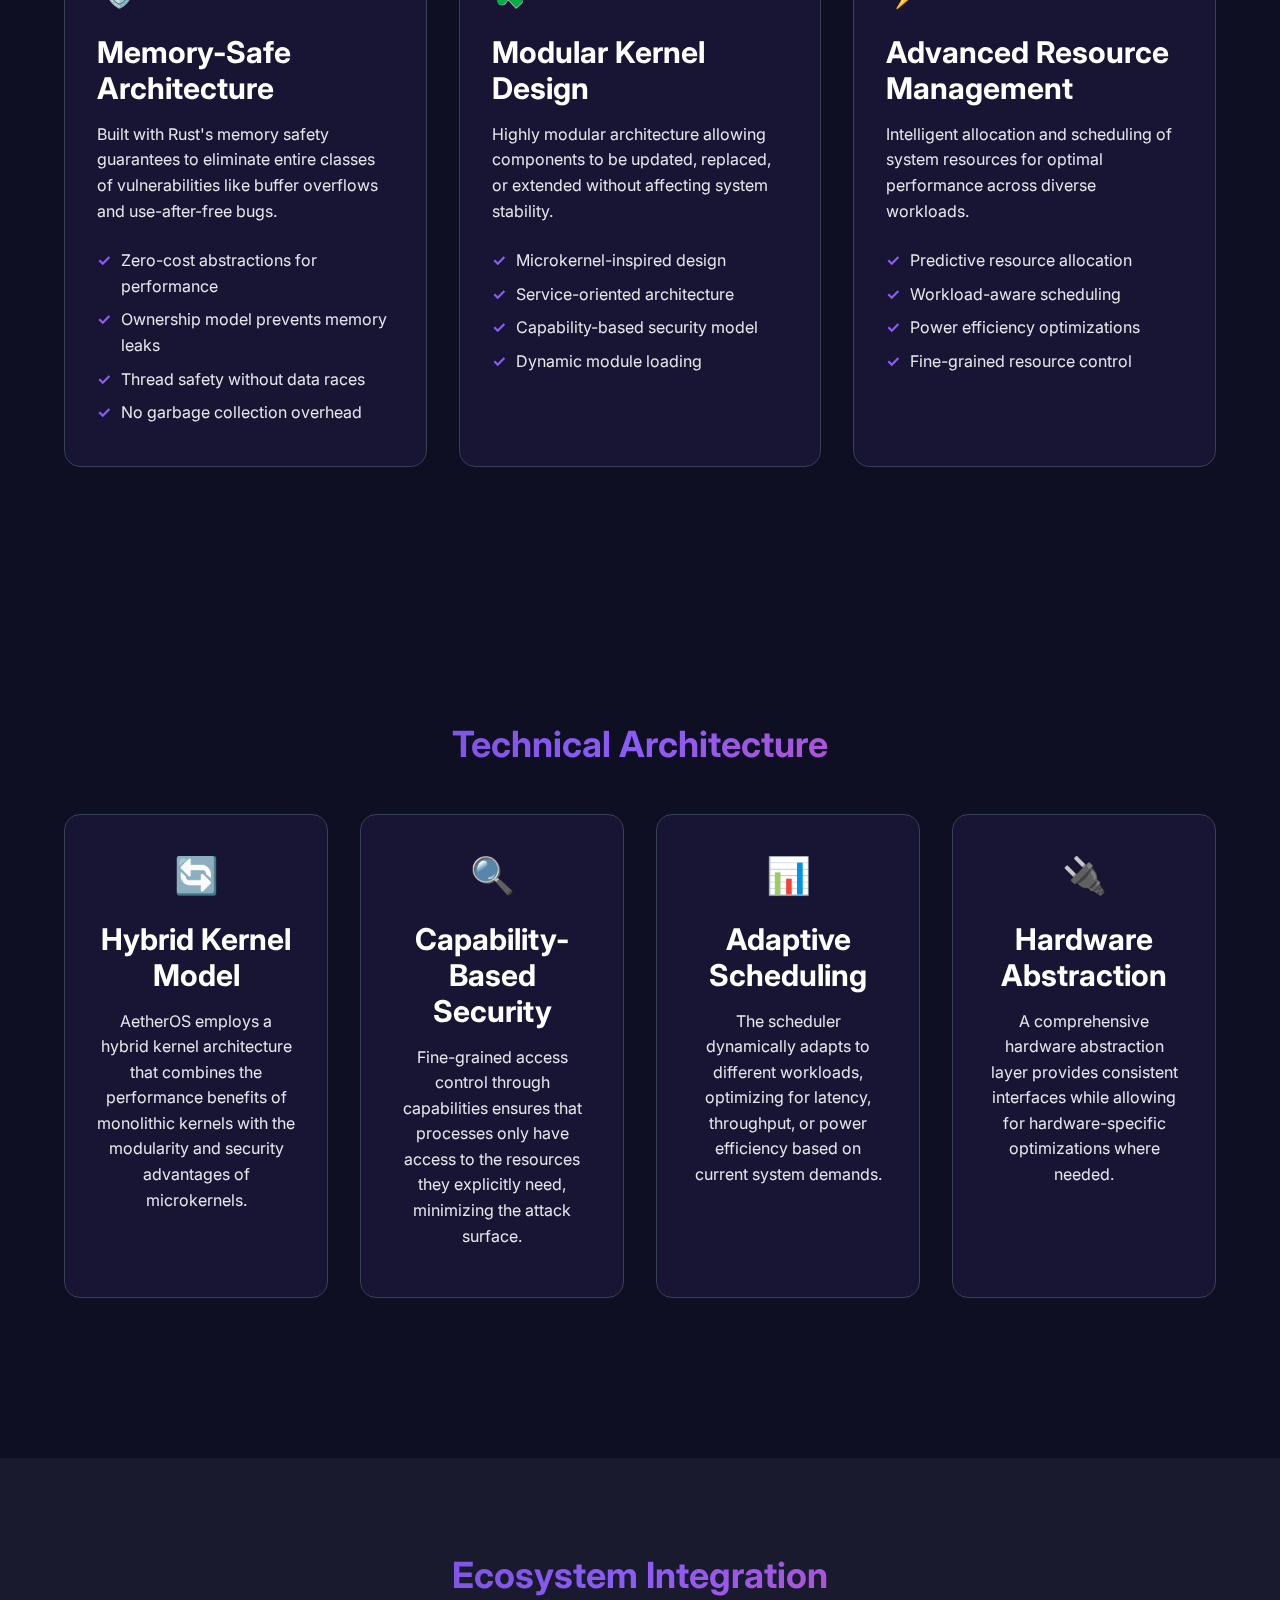
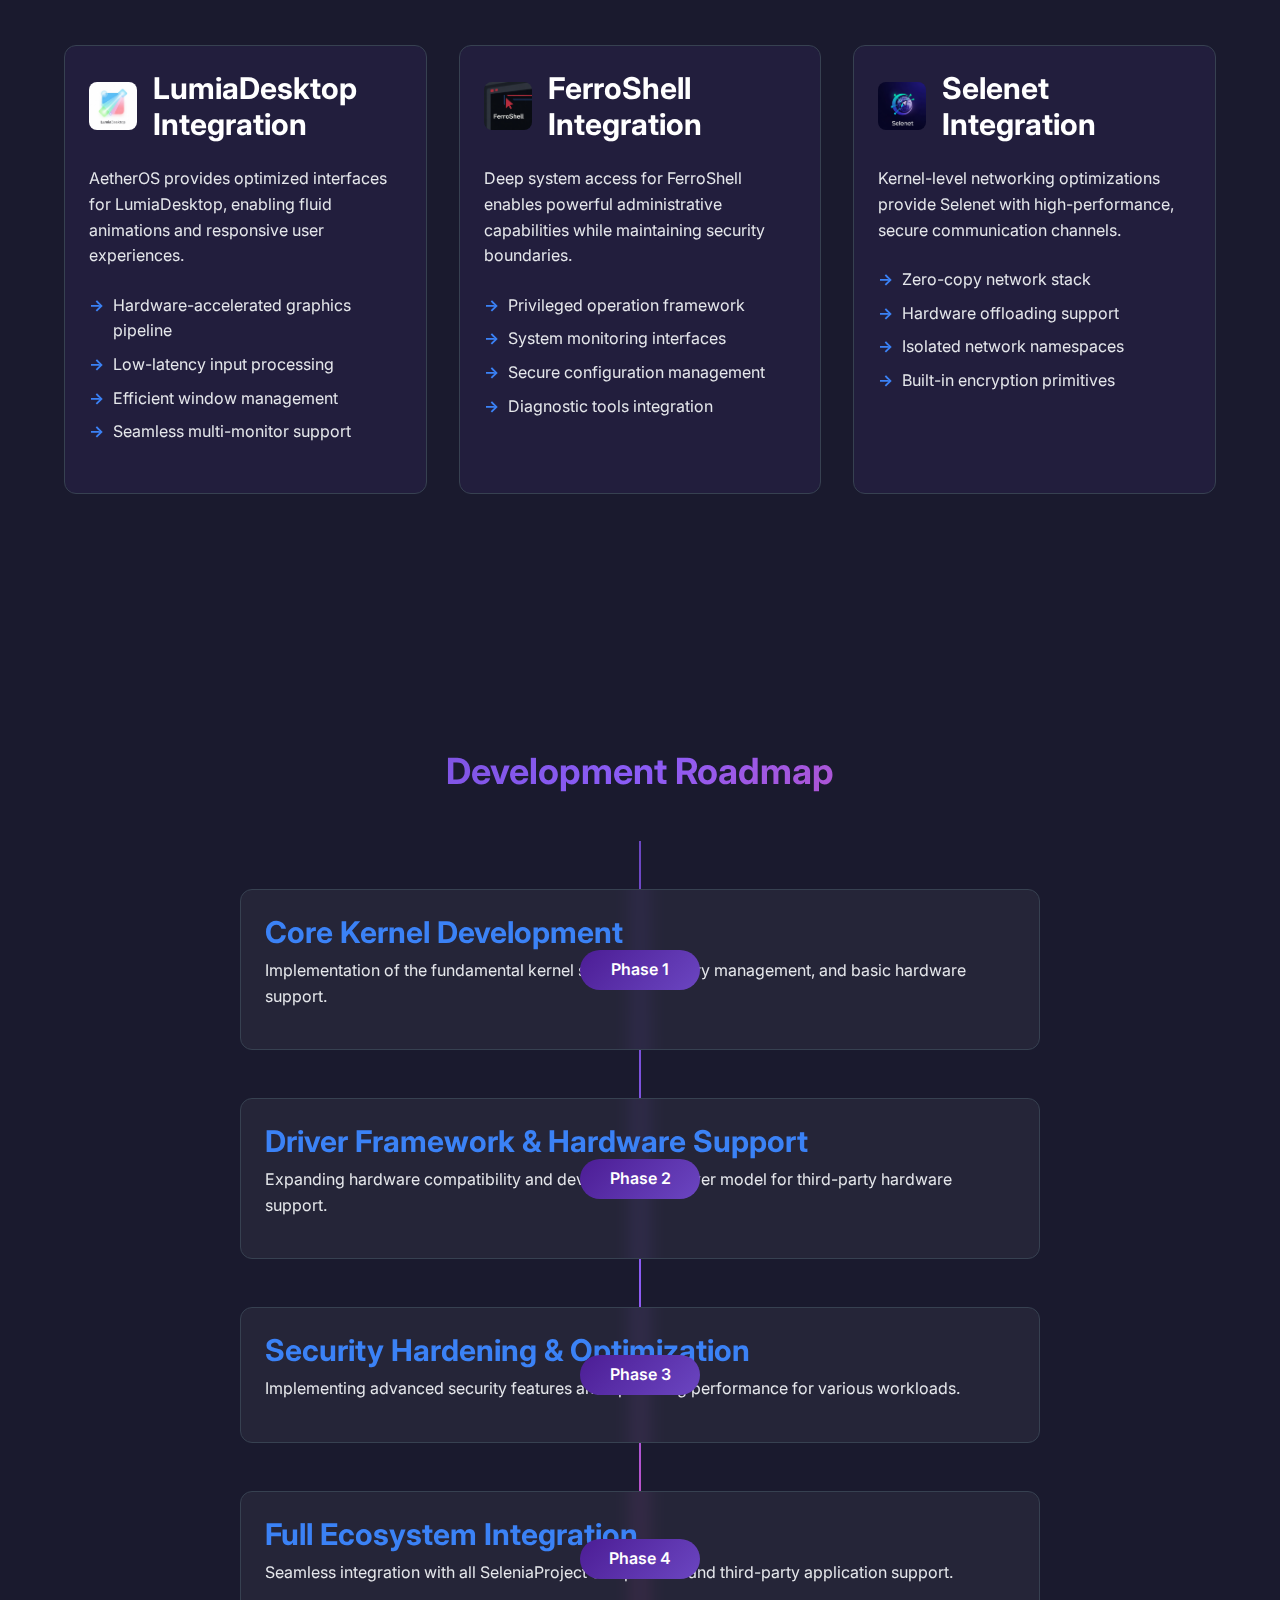
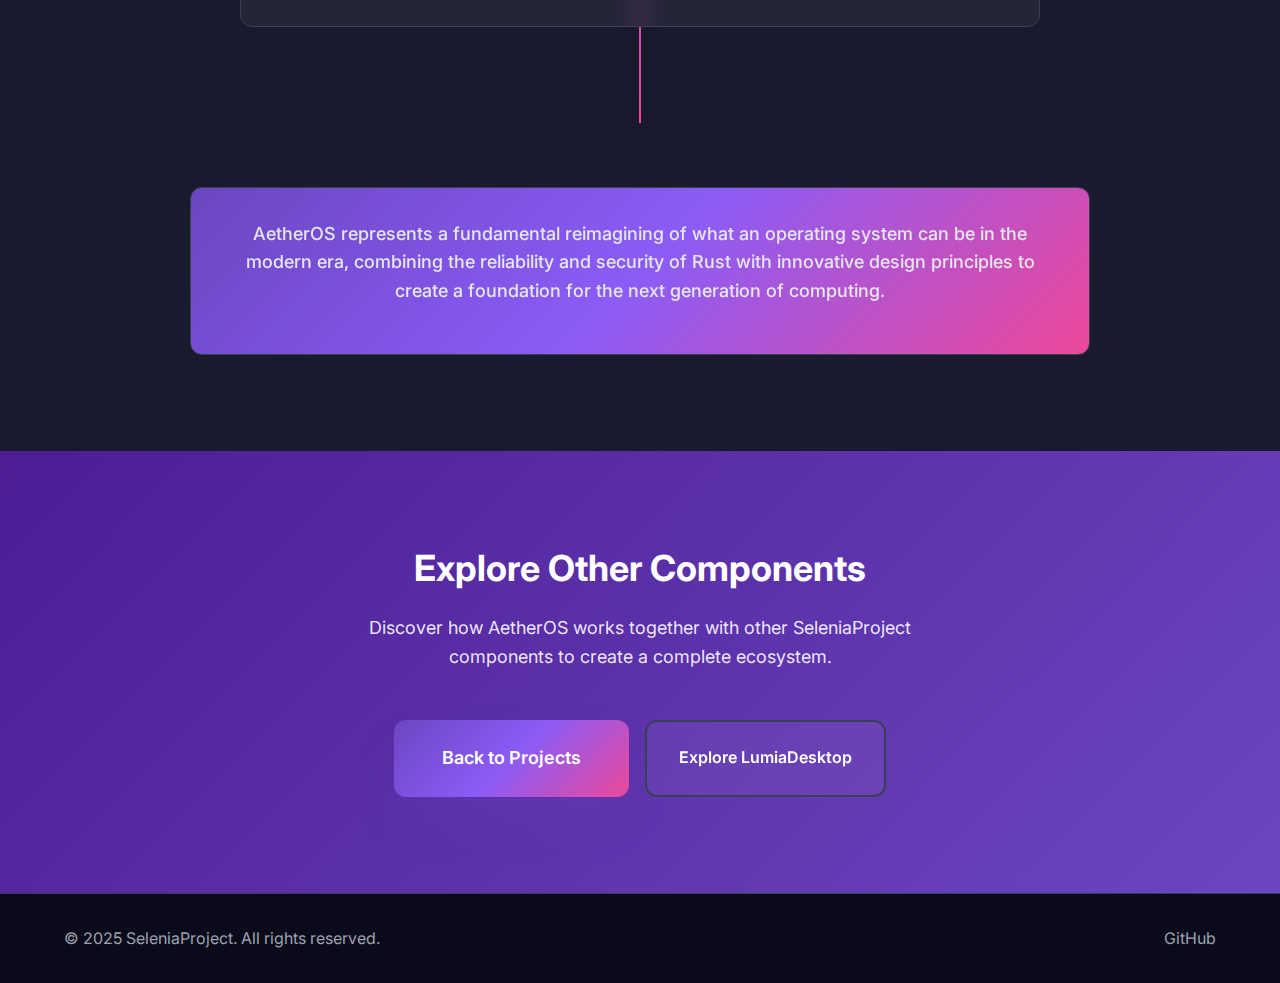
<file: AetherOS.html>
<!DOCTYPE html>
<html lang="en">
<head>
    <meta charset="UTF-8">
    <meta name="viewport" content="width=device-width, initial-scale=1.0">
    <title>SeleniaProject - AetherOS</title>
    <meta name="description" content="AetherOS - The core operating system of SeleniaProject built on Rust, providing a secure, efficient, and adaptable foundation.">
    <meta name="keywords" content="SeleniaProject, AetherOS, Rust, Operating System, Secure, Efficient, Next Generation, Computing">
    <meta name="author" content="Aqua">
    <link rel="stylesheet" href="css/style.css">
    <link rel="preconnect" href="https://fonts.googleapis.com">
    <link rel="preconnect" href="https://fonts.gstatic.com" crossorigin>
    <link href="https://fonts.googleapis.com/css2?family=Inter:wght@300;400;500;600;700&display=swap" rel="stylesheet">
</head>
<body>
    <!-- Navigation Header -->
    <header class="navbar">
        <nav class="nav-container">
            <div class="nav-logo">
                <img src="Logo/SeleniaProject .png" alt="SeleniaProject Logo" class="logo-img">
                <span class="logo-text">SeleniaProject</span>
            </div>
            <ul class="nav-menu">
                <li><a href="index.html" class="nav-link">Home</a></li>
                <li><a href="project.html" class="nav-link">Project</a></li>
                <li><a href="rewards.html" class="nav-link">Rewards</a></li>
                <li><a href="index.html#features" class="nav-link">Features</a></li>
                <li><a href="index.html#progress" class="nav-link">Progress</a></li>
                <li><a href="index.html#roadmap" class="nav-link">Roadmap</a></li>
                <li><a href="index.html#contact" class="nav-link">Contact</a></li>
            </ul>
            <div class="hamburger">
                <span></span>
                <span></span>
                <span></span>
            </div>
        </nav>
    </header>

    <!-- Hero Section -->
    <section class="hero project-hero">
        <div class="hero-container">
            <div class="hero-content">
                <h1 class="hero-title">AetherOS</h1>
                <p class="hero-subtitle">The core operating system built on Rust, providing a secure, efficient, and adaptable foundation</p>
            </div>
        </div>
    </section>

    <!-- Project Overview Section -->
    <section class="project-vision">
        <div class="container">
            <h2 class="section-title">Overview</h2>
            <div class="vision-content">
                <div class="vision-text">
                    <p class="vision-lead">AetherOS is the foundation of the SeleniaProject ecosystem, a next-generation operating system built from the ground up with Rust to ensure memory safety, performance, and security.</p>
                    <p>Unlike traditional operating systems, AetherOS is designed with modern computing needs in mind, incorporating advanced resource management, hardware acceleration support, and real-time processing capabilities.</p>
                    <p>The core philosophy behind AetherOS is to provide a solid foundation that balances security, efficiency, and adaptability, enabling seamless integration with other components of the SeleniaProject ecosystem.</p>
                </div>
                <div class="vision-image">
                    <img src="Logo/AetherOS.png" alt="AetherOS Logo" class="vision-img">
                </div>
            </div>
        </div>
    </section>

    <!-- Core Features Section -->
    <section class="core-technology">
        <div class="container">
            <h2 class="section-title">Core Features</h2>
            <div class="tech-grid">
                <div class="tech-card">
                    <div class="tech-icon">🛡️</div>
                    <h3>Memory-Safe Architecture</h3>
                    <p>Built with Rust's memory safety guarantees to eliminate entire classes of vulnerabilities like buffer overflows and use-after-free bugs.</p>
                    <ul class="tech-features">
                        <li>Zero-cost abstractions for performance</li>
                        <li>Ownership model prevents memory leaks</li>
                        <li>Thread safety without data races</li>
                        <li>No garbage collection overhead</li>
                    </ul>
                </div>

                <div class="tech-card">
                    <div class="tech-icon">🧩</div>
                    <h3>Modular Kernel Design</h3>
                    <p>Highly modular architecture allowing components to be updated, replaced, or extended without affecting system stability.</p>
                    <ul class="tech-features">
                        <li>Microkernel-inspired design</li>
                        <li>Service-oriented architecture</li>
                        <li>Capability-based security model</li>
                        <li>Dynamic module loading</li>
                    </ul>
                </div>

                <div class="tech-card">
                    <div class="tech-icon">⚡</div>
                    <h3>Advanced Resource Management</h3>
                    <p>Intelligent allocation and scheduling of system resources for optimal performance across diverse workloads.</p>
                    <ul class="tech-features">
                        <li>Predictive resource allocation</li>
                        <li>Workload-aware scheduling</li>
                        <li>Power efficiency optimizations</li>
                        <li>Fine-grained resource control</li>
                    </ul>
                </div>
            </div>
        </div>
    </section>

    <!-- Technical Details Section -->
    <section class="development-approach">
        <div class="container">
            <h2 class="section-title">Technical Architecture</h2>
            <div class="approach-content">
                <div class="approach-item">
                    <div class="approach-icon">🔄</div>
                    <h3>Hybrid Kernel Model</h3>
                    <p>AetherOS employs a hybrid kernel architecture that combines the performance benefits of monolithic kernels with the modularity and security advantages of microkernels.</p>
                </div>
                <div class="approach-item">
                    <div class="approach-icon">🔍</div>
                    <h3>Capability-Based Security</h3>
                    <p>Fine-grained access control through capabilities ensures that processes only have access to the resources they explicitly need, minimizing the attack surface.</p>
                </div>
                <div class="approach-item">
                    <div class="approach-icon">📊</div>
                    <h3>Adaptive Scheduling</h3>
                    <p>The scheduler dynamically adapts to different workloads, optimizing for latency, throughput, or power efficiency based on current system demands.</p>
                </div>
                <div class="approach-item">
                    <div class="approach-icon">🔌</div>
                    <h3>Hardware Abstraction</h3>
                    <p>A comprehensive hardware abstraction layer provides consistent interfaces while allowing for hardware-specific optimizations where needed.</p>
                </div>
            </div>
        </div>
    </section>

    <!-- Integration Section -->
    <section class="project-components">
        <div class="container">
            <h2 class="section-title">Ecosystem Integration</h2>
            <div class="components-list">
                <div class="component-item detailed">
                    <div class="component-header">
                        <img src="Logo/LumiaDesktop.png" alt="LumiaDesktop Logo" class="component-logo">
                        <h3>LumiaDesktop Integration</h3>
                    </div>
                    <div class="component-description">
                        <p>AetherOS provides optimized interfaces for LumiaDesktop, enabling fluid animations and responsive user experiences.</p>
                        <ul>
                            <li>Hardware-accelerated graphics pipeline</li>
                            <li>Low-latency input processing</li>
                            <li>Efficient window management</li>
                            <li>Seamless multi-monitor support</li>
                        </ul>
                    </div>
                </div>

                <div class="component-item detailed">
                    <div class="component-header">
                        <img src="Logo/FerroShell.png" alt="FerroShell Logo" class="component-logo">
                        <h3>FerroShell Integration</h3>
                    </div>
                    <div class="component-description">
                        <p>Deep system access for FerroShell enables powerful administrative capabilities while maintaining security boundaries.</p>
                        <ul>
                            <li>Privileged operation framework</li>
                            <li>System monitoring interfaces</li>
                            <li>Secure configuration management</li>
                            <li>Diagnostic tools integration</li>
                        </ul>
                    </div>
                </div>

                <div class="component-item detailed">
                    <div class="component-header">
                        <img src="Logo/Selenet.png" alt="Selenet Logo" class="component-logo">
                        <h3>Selenet Integration</h3>
                    </div>
                    <div class="component-description">
                        <p>Kernel-level networking optimizations provide Selenet with high-performance, secure communication channels.</p>
                        <ul>
                            <li>Zero-copy network stack</li>
                            <li>Hardware offloading support</li>
                            <li>Isolated network namespaces</li>
                            <li>Built-in encryption primitives</li>
                        </ul>
                    </div>
                </div>
            </div>
        </div>
    </section>

    <!-- Development Roadmap Section -->
    <section class="future-vision">
        <div class="container">
            <h2 class="section-title">Development Roadmap</h2>
            <div class="vision-timeline">
                <div class="timeline-phase">
                    <div class="phase-marker">Phase 1</div>
                    <div class="phase-content">
                        <h3>Core Kernel Development</h3>
                        <p>Implementation of the fundamental kernel services, memory management, and basic hardware support.</p>
                    </div>
                </div>
                <div class="timeline-phase">
                    <div class="phase-marker">Phase 2</div>
                    <div class="phase-content">
                        <h3>Driver Framework & Hardware Support</h3>
                        <p>Expanding hardware compatibility and developing the driver model for third-party hardware support.</p>
                    </div>
                </div>
                <div class="timeline-phase">
                    <div class="phase-marker">Phase 3</div>
                    <div class="phase-content">
                        <h3>Security Hardening & Optimization</h3>
                        <p>Implementing advanced security features and optimizing performance for various workloads.</p>
                    </div>
                </div>
                <div class="timeline-phase">
                    <div class="phase-marker">Phase 4</div>
                    <div class="phase-content">
                        <h3>Full Ecosystem Integration</h3>
                        <p>Seamless integration with all SeleniaProject components and third-party application support.</p>
                    </div>
                </div>
            </div>
            <div class="vision-conclusion">
                <p>AetherOS represents a fundamental reimagining of what an operating system can be in the modern era, combining the reliability and security of Rust with innovative design principles to create a foundation for the next generation of computing.</p>
            </div>
        </div>
    </section>

    <!-- Call to Action -->
    <section class="project-cta">
        <div class="container">
            <h2>Explore Other Components</h2>
            <p>Discover how AetherOS works together with other SeleniaProject components to create a complete ecosystem.</p>
            <div class="cta-buttons">
                <a href="project.html" class="btn btn-primary btn-large">Back to Projects</a>
                <a href="LumiaDesktop.html" class="btn btn-secondary">Explore LumiaDesktop</a>
            </div>
        </div>
    </section>

    <!-- Footer -->
    <footer class="footer">
        <div class="container">
            <div class="footer-content">
                <p>&copy; 2025 SeleniaProject. All rights reserved.</p>
                <div class="footer-links">
                    <a href="https://github.com/SeleniaProject" target="_blank">GitHub</a>
                </div>
            </div>
        </div>
    </footer>

    <script src="js/script.js"></script>
</body>
</html>
</file>
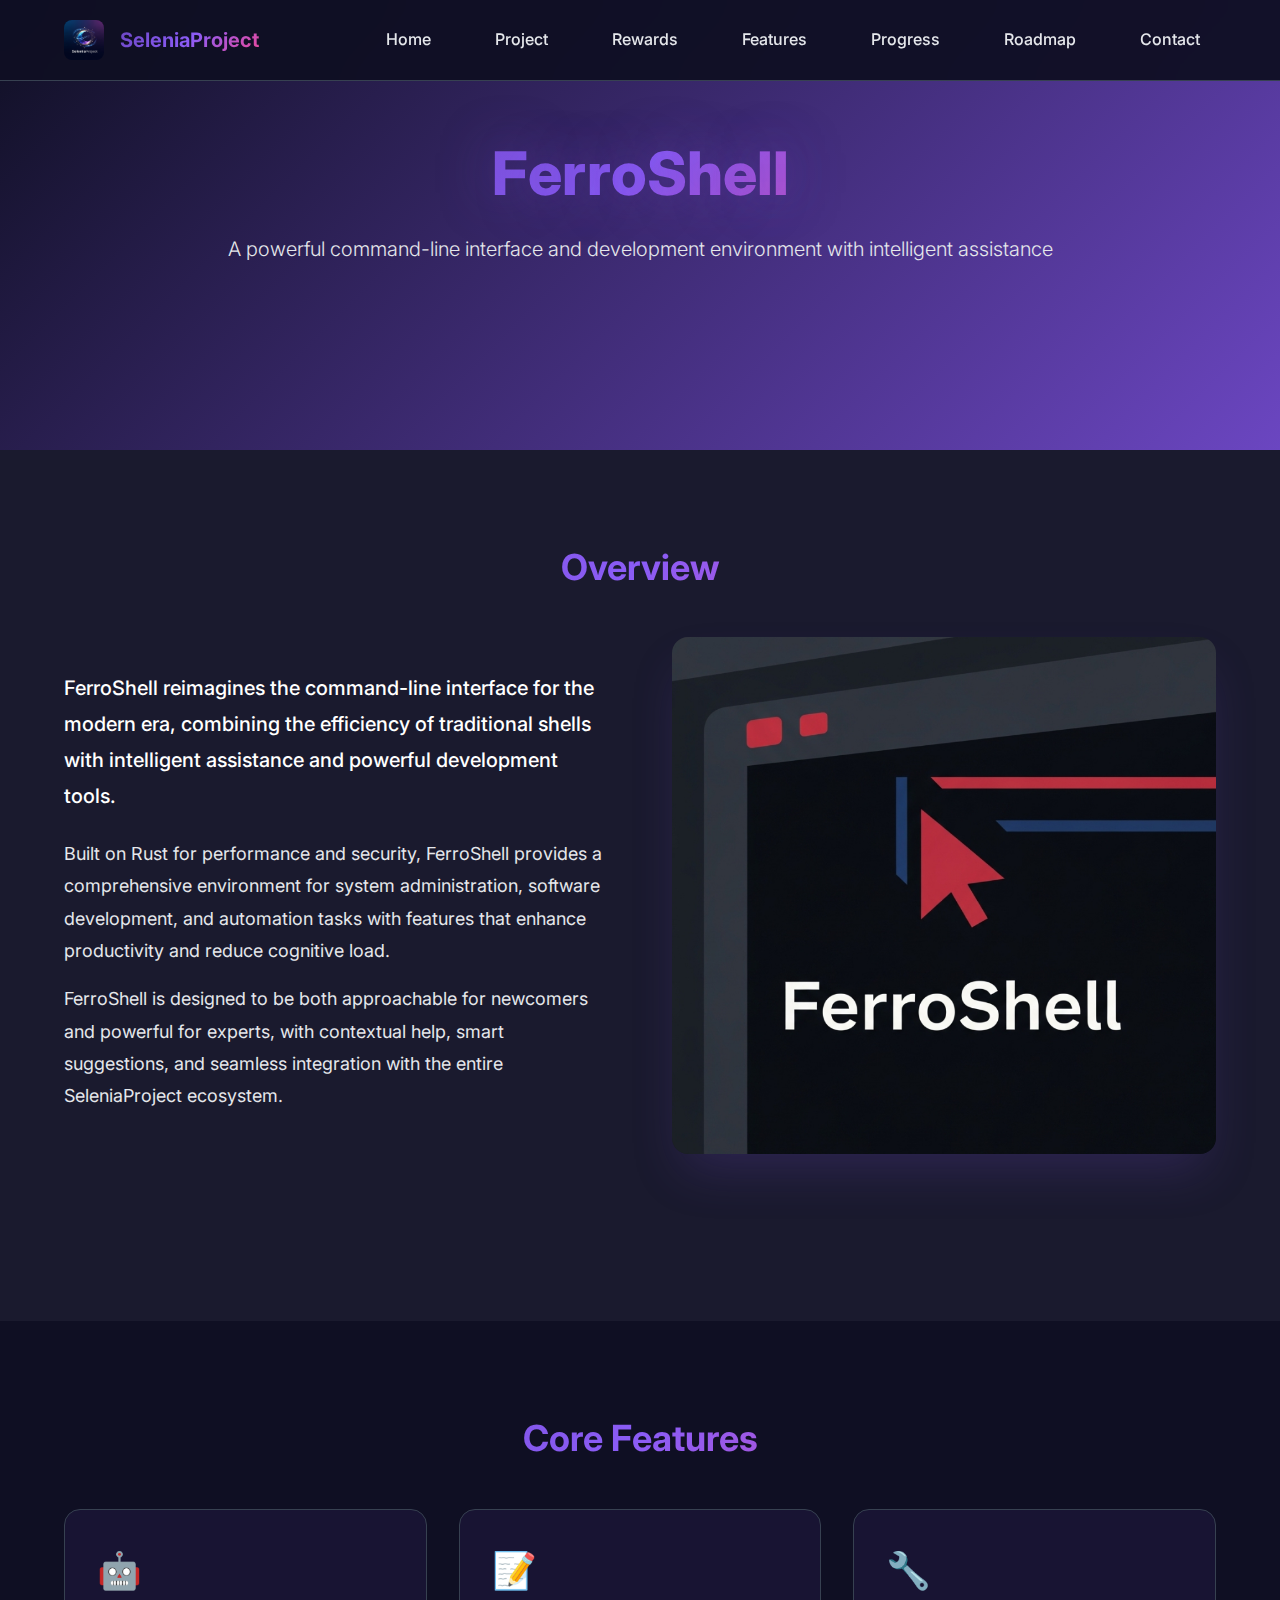
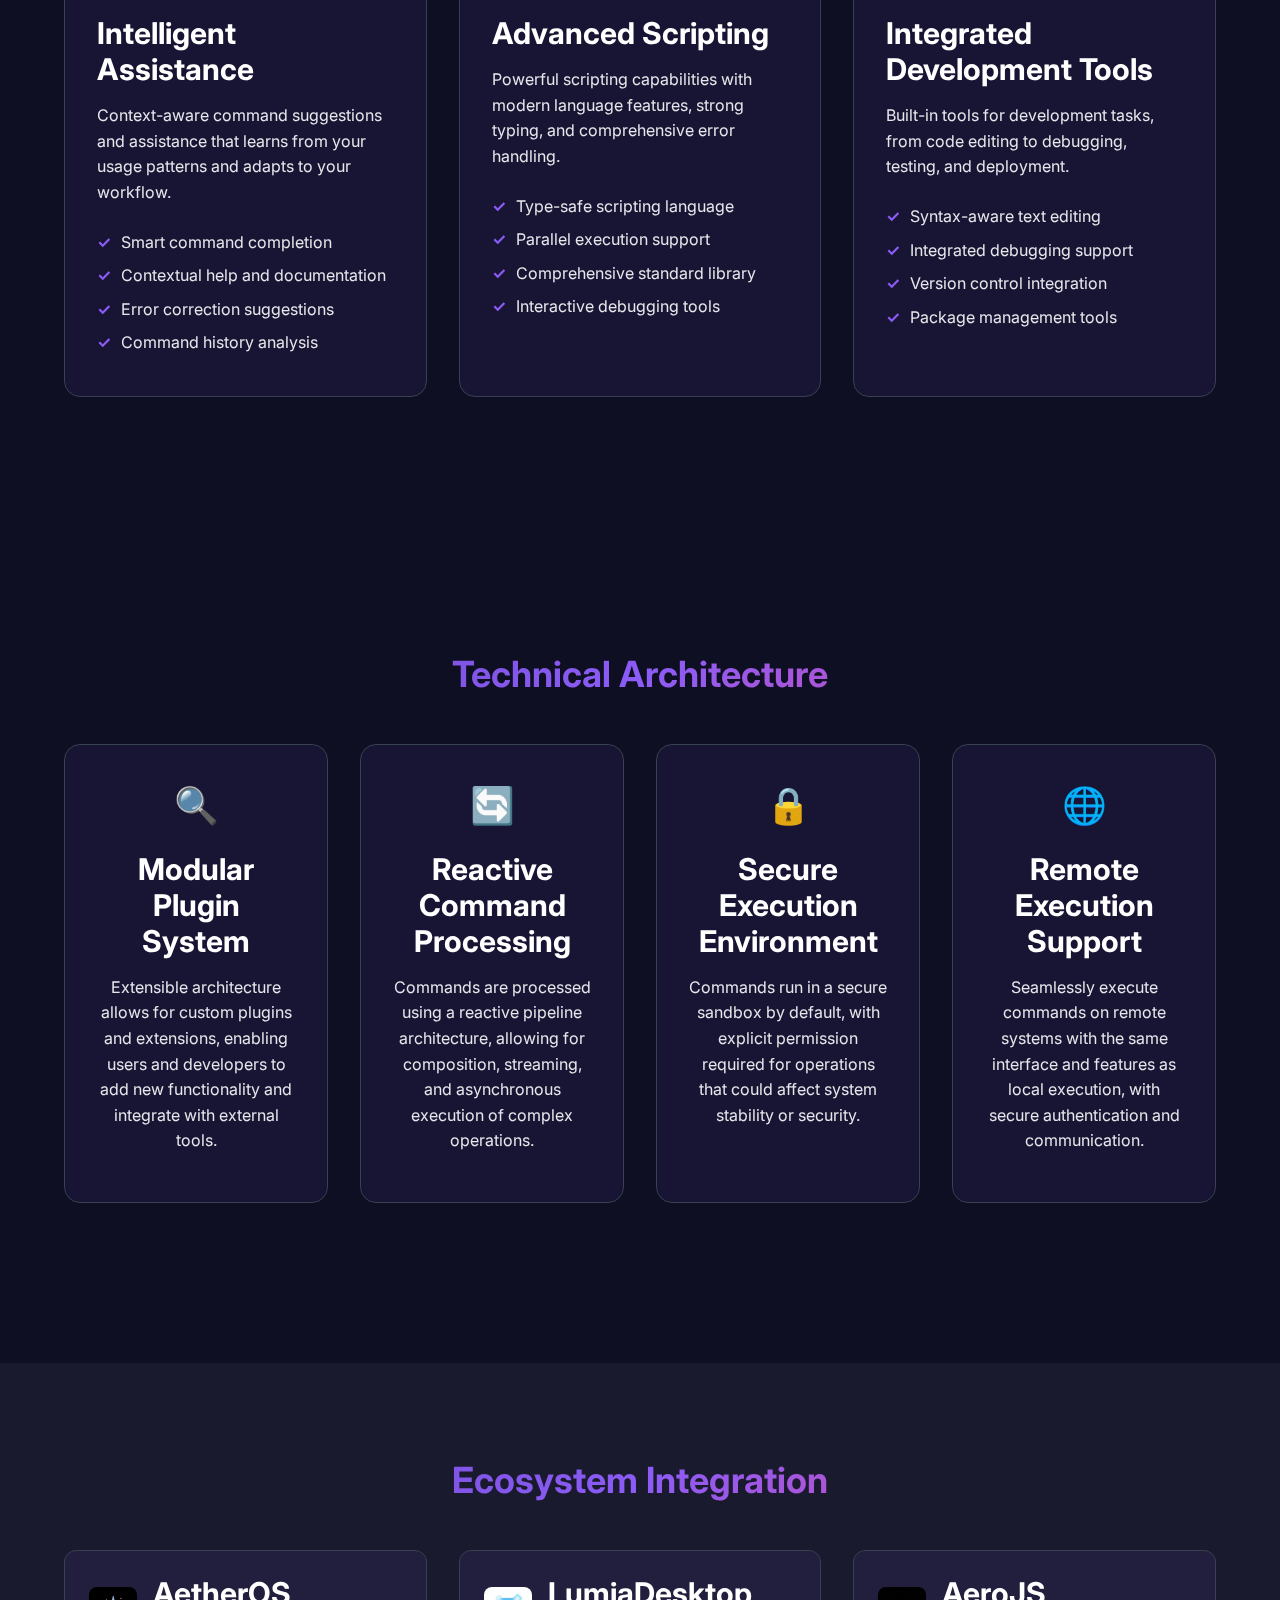
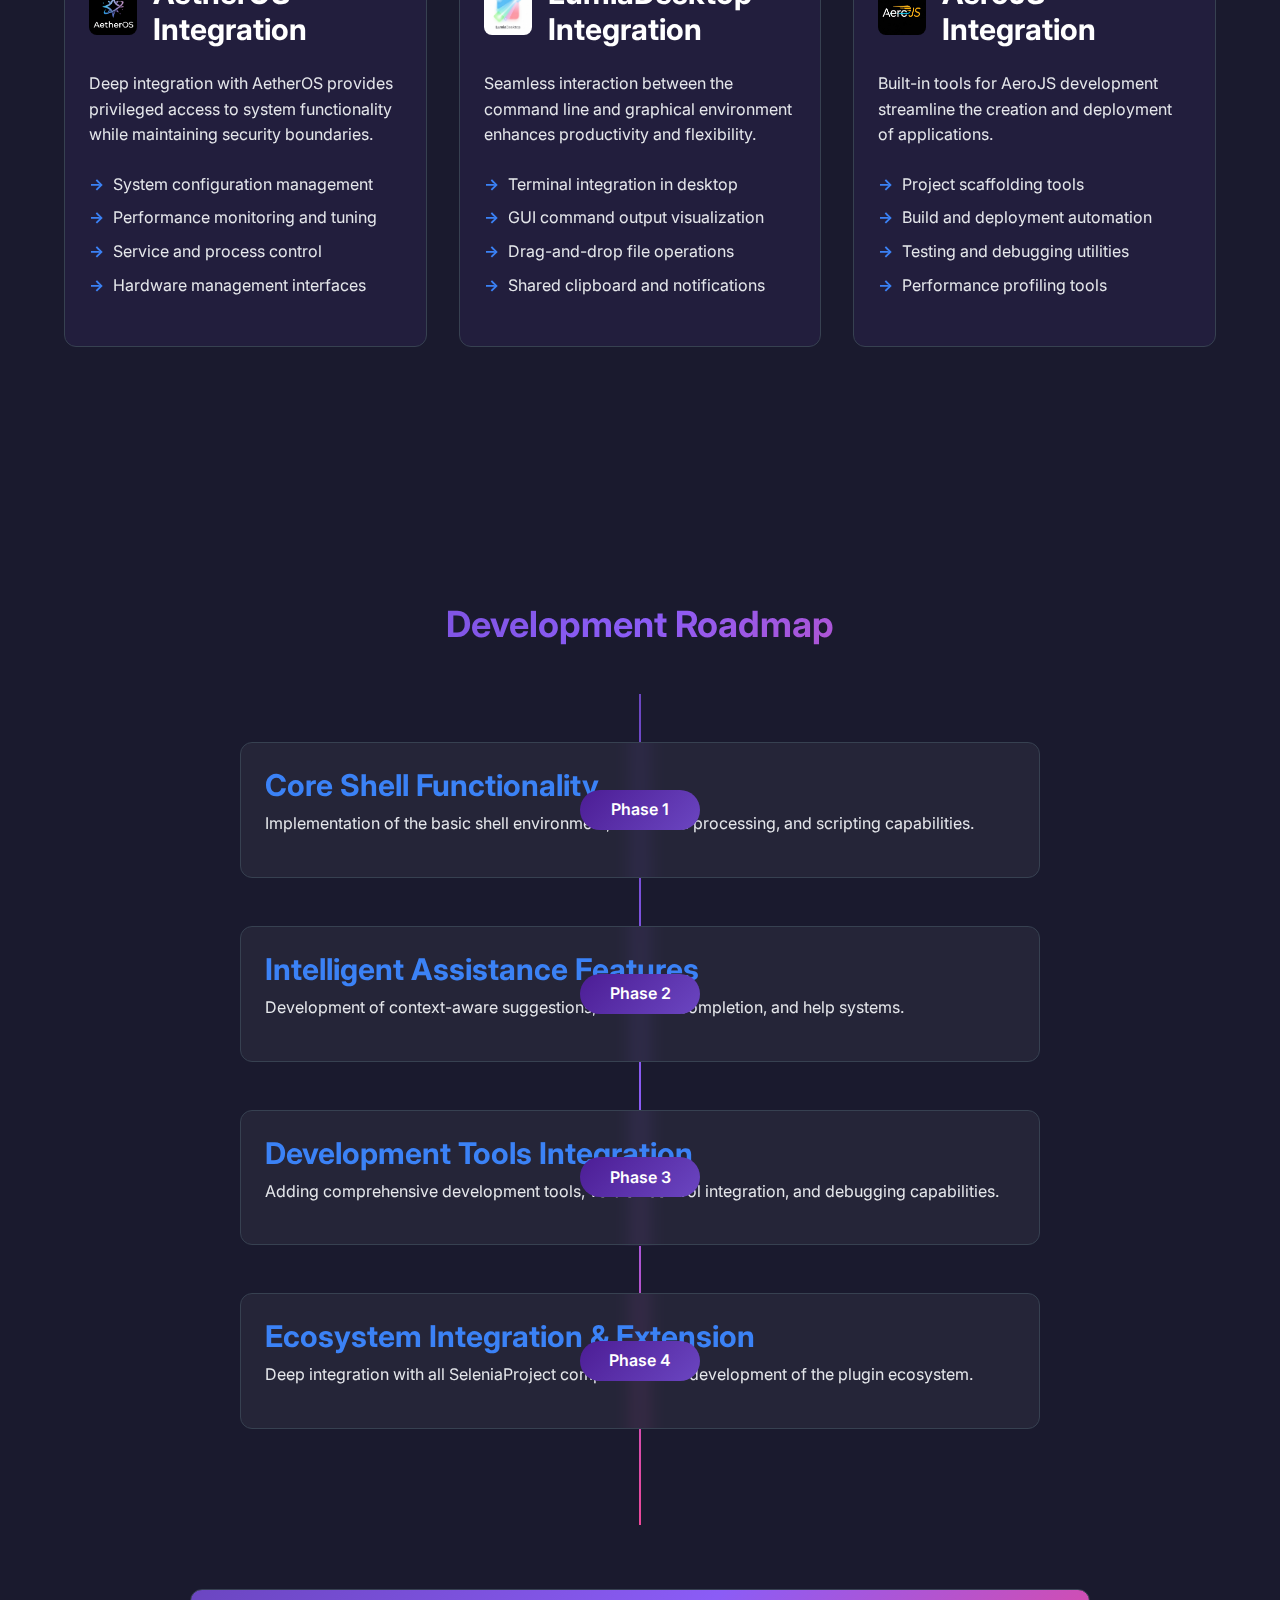
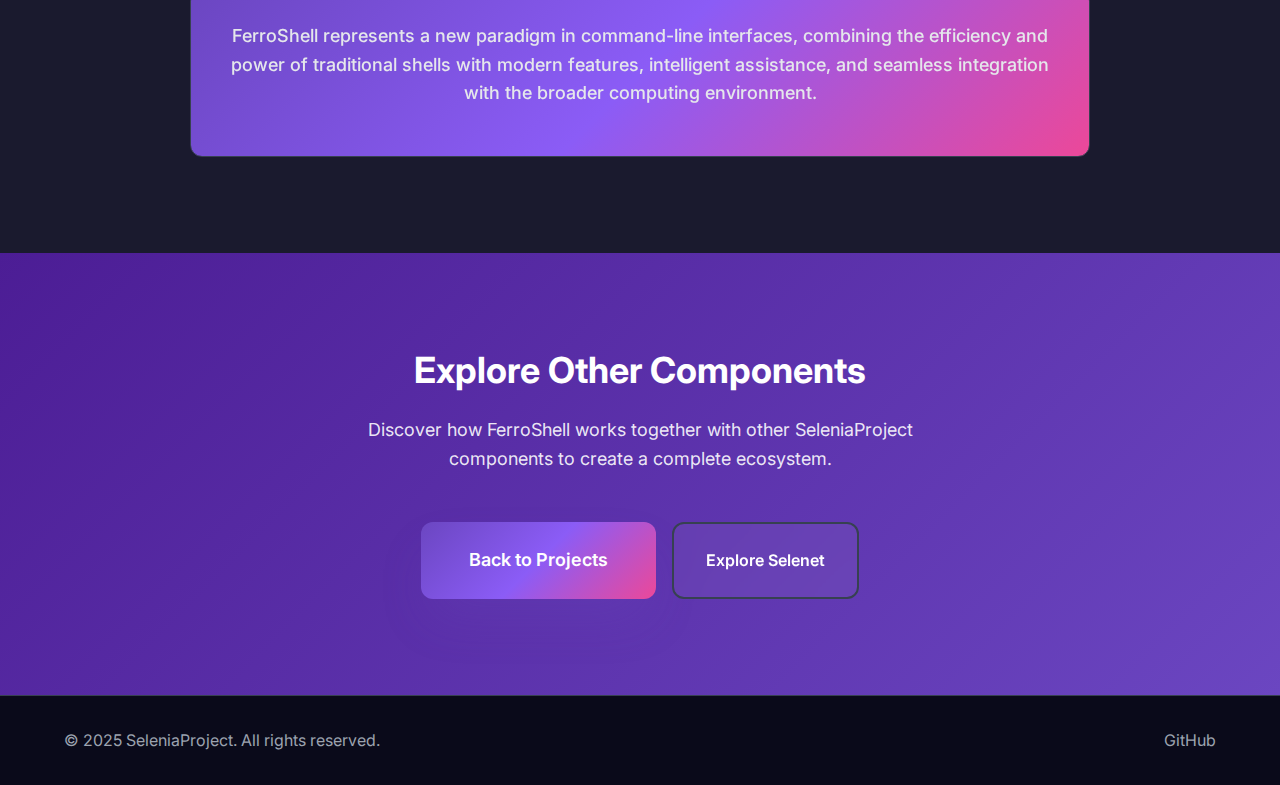
<file: FerroShell.html>
<!DOCTYPE html>
<html lang="en">
<head>
    <meta charset="UTF-8">
    <meta name="viewport" content="width=device-width, initial-scale=1.0">
    <title>SeleniaProject - FerroShell</title>
    <meta name="description" content="FerroShell - A powerful command-line interface and development environment with intelligent assistance and modern features.">
    <meta name="keywords" content="SeleniaProject, FerroShell, CLI, Shell, Command Line, Development Environment, Rust, AI-assisted">
    <meta name="author" content="Aqua">
    <link rel="stylesheet" href="css/style.css">
    <link rel="preconnect" href="https://fonts.googleapis.com">
    <link rel="preconnect" href="https://fonts.gstatic.com" crossorigin>
    <link href="https://fonts.googleapis.com/css2?family=Inter:wght@300;400;500;600;700&display=swap" rel="stylesheet">
</head>
<body>
    <!-- Navigation Header -->
    <header class="navbar">
        <nav class="nav-container">
            <div class="nav-logo">
                <img src="Logo/SeleniaProject .png" alt="SeleniaProject Logo" class="logo-img">
                <span class="logo-text">SeleniaProject</span>
            </div>
            <ul class="nav-menu">
                <li><a href="index.html" class="nav-link">Home</a></li>
                <li><a href="project.html" class="nav-link">Project</a></li>
                <li><a href="rewards.html" class="nav-link">Rewards</a></li>
                <li><a href="index.html#features" class="nav-link">Features</a></li>
                <li><a href="index.html#progress" class="nav-link">Progress</a></li>
                <li><a href="index.html#roadmap" class="nav-link">Roadmap</a></li>
                <li><a href="index.html#contact" class="nav-link">Contact</a></li>
            </ul>
            <div class="hamburger">
                <span></span>
                <span></span>
                <span></span>
            </div>
        </nav>
    </header>

    <!-- Hero Section -->
    <section class="hero project-hero">
        <div class="hero-container">
            <div class="hero-content">
                <h1 class="hero-title">FerroShell</h1>
                <p class="hero-subtitle">A powerful command-line interface and development environment with intelligent assistance</p>
            </div>
        </div>
    </section>

    <!-- Project Overview Section -->
    <section class="project-vision">
        <div class="container">
            <h2 class="section-title">Overview</h2>
            <div class="vision-content">
                <div class="vision-text">
                    <p class="vision-lead">FerroShell reimagines the command-line interface for the modern era, combining the efficiency of traditional shells with intelligent assistance and powerful development tools.</p>
                    <p>Built on Rust for performance and security, FerroShell provides a comprehensive environment for system administration, software development, and automation tasks with features that enhance productivity and reduce cognitive load.</p>
                    <p>FerroShell is designed to be both approachable for newcomers and powerful for experts, with contextual help, smart suggestions, and seamless integration with the entire SeleniaProject ecosystem.</p>
                </div>
                <div class="vision-image">
                    <img src="Logo/FerroShell.png" alt="FerroShell Logo" class="vision-img">
                </div>
            </div>
        </div>
    </section>

    <!-- Core Features Section -->
    <section class="core-technology">
        <div class="container">
            <h2 class="section-title">Core Features</h2>
            <div class="tech-grid">
                <div class="tech-card">
                    <div class="tech-icon">🤖</div>
                    <h3>Intelligent Assistance</h3>
                    <p>Context-aware command suggestions and assistance that learns from your usage patterns and adapts to your workflow.</p>
                    <ul class="tech-features">
                        <li>Smart command completion</li>
                        <li>Contextual help and documentation</li>
                        <li>Error correction suggestions</li>
                        <li>Command history analysis</li>
                    </ul>
                </div>

                <div class="tech-card">
                    <div class="tech-icon">📝</div>
                    <h3>Advanced Scripting</h3>
                    <p>Powerful scripting capabilities with modern language features, strong typing, and comprehensive error handling.</p>
                    <ul class="tech-features">
                        <li>Type-safe scripting language</li>
                        <li>Parallel execution support</li>
                        <li>Comprehensive standard library</li>
                        <li>Interactive debugging tools</li>
                    </ul>
                </div>

                <div class="tech-card">
                    <div class="tech-icon">🔧</div>
                    <h3>Integrated Development Tools</h3>
                    <p>Built-in tools for development tasks, from code editing to debugging, testing, and deployment.</p>
                    <ul class="tech-features">
                        <li>Syntax-aware text editing</li>
                        <li>Integrated debugging support</li>
                        <li>Version control integration</li>
                        <li>Package management tools</li>
                    </ul>
                </div>
            </div>
        </div>
    </section>

    <!-- Technical Details Section -->
    <section class="development-approach">
        <div class="container">
            <h2 class="section-title">Technical Architecture</h2>
            <div class="approach-content">
                <div class="approach-item">
                    <div class="approach-icon">🔍</div>
                    <h3>Modular Plugin System</h3>
                    <p>Extensible architecture allows for custom plugins and extensions, enabling users and developers to add new functionality and integrate with external tools.</p>
                </div>
                <div class="approach-item">
                    <div class="approach-icon">🔄</div>
                    <h3>Reactive Command Processing</h3>
                    <p>Commands are processed using a reactive pipeline architecture, allowing for composition, streaming, and asynchronous execution of complex operations.</p>
                </div>
                <div class="approach-item">
                    <div class="approach-icon">🔒</div>
                    <h3>Secure Execution Environment</h3>
                    <p>Commands run in a secure sandbox by default, with explicit permission required for operations that could affect system stability or security.</p>
                </div>
                <div class="approach-item">
                    <div class="approach-icon">🌐</div>
                    <h3>Remote Execution Support</h3>
                    <p>Seamlessly execute commands on remote systems with the same interface and features as local execution, with secure authentication and communication.</p>
                </div>
            </div>
        </div>
    </section>

    <!-- Integration Section -->
    <section class="project-components">
        <div class="container">
            <h2 class="section-title">Ecosystem Integration</h2>
            <div class="components-list">
                <div class="component-item detailed">
                    <div class="component-header">
                        <img src="Logo/AetherOS.png" alt="AetherOS Logo" class="component-logo">
                        <h3>AetherOS Integration</h3>
                    </div>
                    <div class="component-description">
                        <p>Deep integration with AetherOS provides privileged access to system functionality while maintaining security boundaries.</p>
                        <ul>
                            <li>System configuration management</li>
                            <li>Performance monitoring and tuning</li>
                            <li>Service and process control</li>
                            <li>Hardware management interfaces</li>
                        </ul>
                    </div>
                </div>

                <div class="component-item detailed">
                    <div class="component-header">
                        <img src="Logo/LumiaDesktop.png" alt="LumiaDesktop Logo" class="component-logo">
                        <h3>LumiaDesktop Integration</h3>
                    </div>
                    <div class="component-description">
                        <p>Seamless interaction between the command line and graphical environment enhances productivity and flexibility.</p>
                        <ul>
                            <li>Terminal integration in desktop</li>
                            <li>GUI command output visualization</li>
                            <li>Drag-and-drop file operations</li>
                            <li>Shared clipboard and notifications</li>
                        </ul>
                    </div>
                </div>

                <div class="component-item detailed">
                    <div class="component-header">
                        <img src="Logo/AeroJS.png" alt="AeroJS Logo" class="component-logo">
                        <h3>AeroJS Integration</h3>
                    </div>
                    <div class="component-description">
                        <p>Built-in tools for AeroJS development streamline the creation and deployment of applications.</p>
                        <ul>
                            <li>Project scaffolding tools</li>
                            <li>Build and deployment automation</li>
                            <li>Testing and debugging utilities</li>
                            <li>Performance profiling tools</li>
                        </ul>
                    </div>
                </div>
            </div>
        </div>
    </section>

    <!-- Development Roadmap Section -->
    <section class="future-vision">
        <div class="container">
            <h2 class="section-title">Development Roadmap</h2>
            <div class="vision-timeline">
                <div class="timeline-phase">
                    <div class="phase-marker">Phase 1</div>
                    <div class="phase-content">
                        <h3>Core Shell Functionality</h3>
                        <p>Implementation of the basic shell environment, command processing, and scripting capabilities.</p>
                    </div>
                </div>
                <div class="timeline-phase">
                    <div class="phase-marker">Phase 2</div>
                    <div class="phase-content">
                        <h3>Intelligent Assistance Features</h3>
                        <p>Development of context-aware suggestions, command completion, and help systems.</p>
                    </div>
                </div>
                <div class="timeline-phase">
                    <div class="phase-marker">Phase 3</div>
                    <div class="phase-content">
                        <h3>Development Tools Integration</h3>
                        <p>Adding comprehensive development tools, version control integration, and debugging capabilities.</p>
                    </div>
                </div>
                <div class="timeline-phase">
                    <div class="phase-marker">Phase 4</div>
                    <div class="phase-content">
                        <h3>Ecosystem Integration & Extension</h3>
                        <p>Deep integration with all SeleniaProject components and development of the plugin ecosystem.</p>
                    </div>
                </div>
            </div>
            <div class="vision-conclusion">
                <p>FerroShell represents a new paradigm in command-line interfaces, combining the efficiency and power of traditional shells with modern features, intelligent assistance, and seamless integration with the broader computing environment.</p>
            </div>
        </div>
    </section>

    <!-- Call to Action -->
    <section class="project-cta">
        <div class="container">
            <h2>Explore Other Components</h2>
            <p>Discover how FerroShell works together with other SeleniaProject components to create a complete ecosystem.</p>
            <div class="cta-buttons">
                <a href="project.html" class="btn btn-primary btn-large">Back to Projects</a>
                <a href="Selenet.html" class="btn btn-secondary">Explore Selenet</a>
            </div>
        </div>
    </section>

    <!-- Footer -->
    <footer class="footer">
        <div class="container">
            <div class="footer-content">
                <p>&copy; 2025 SeleniaProject. All rights reserved.</p>
                <div class="footer-links">
                    <a href="https://github.com/SeleniaProject" target="_blank">GitHub</a>
                </div>
            </div>
        </div>
    </footer>

    <script src="js/script.js"></script>
</body>
</html>
</file>
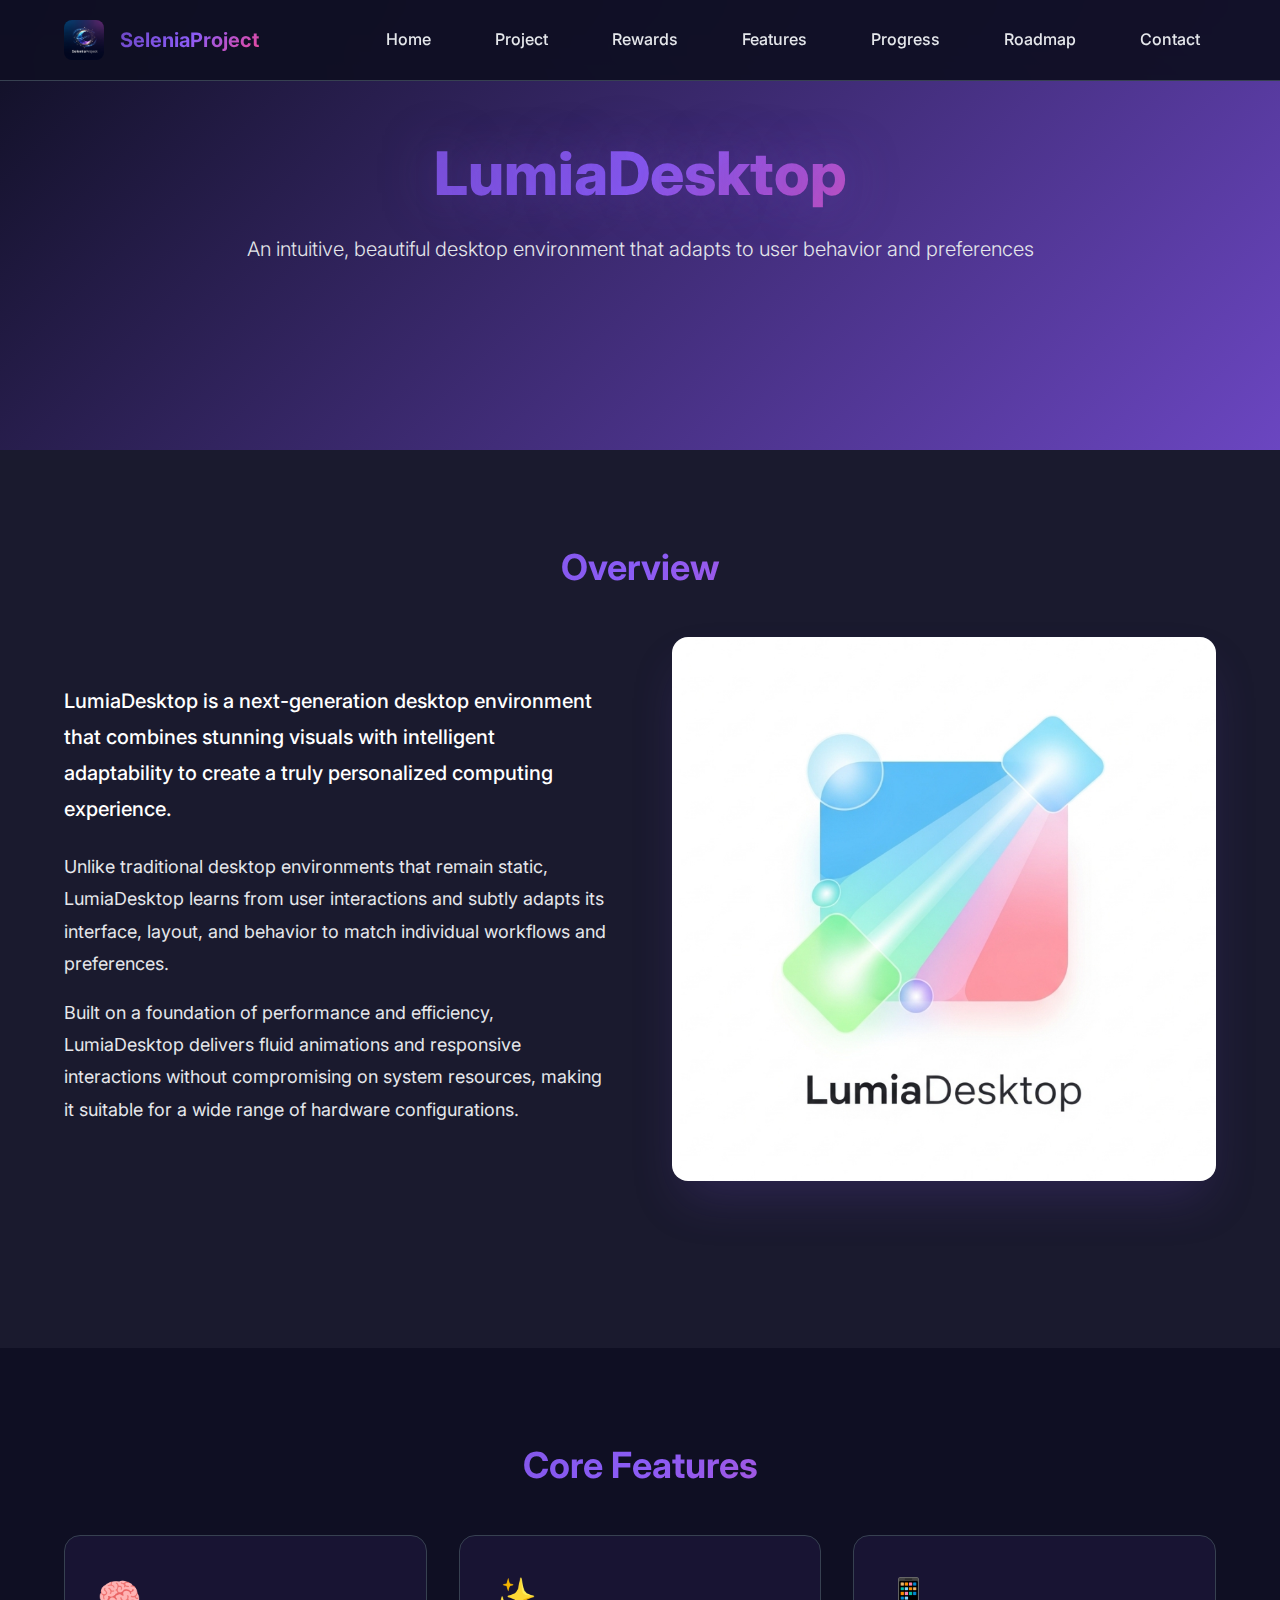
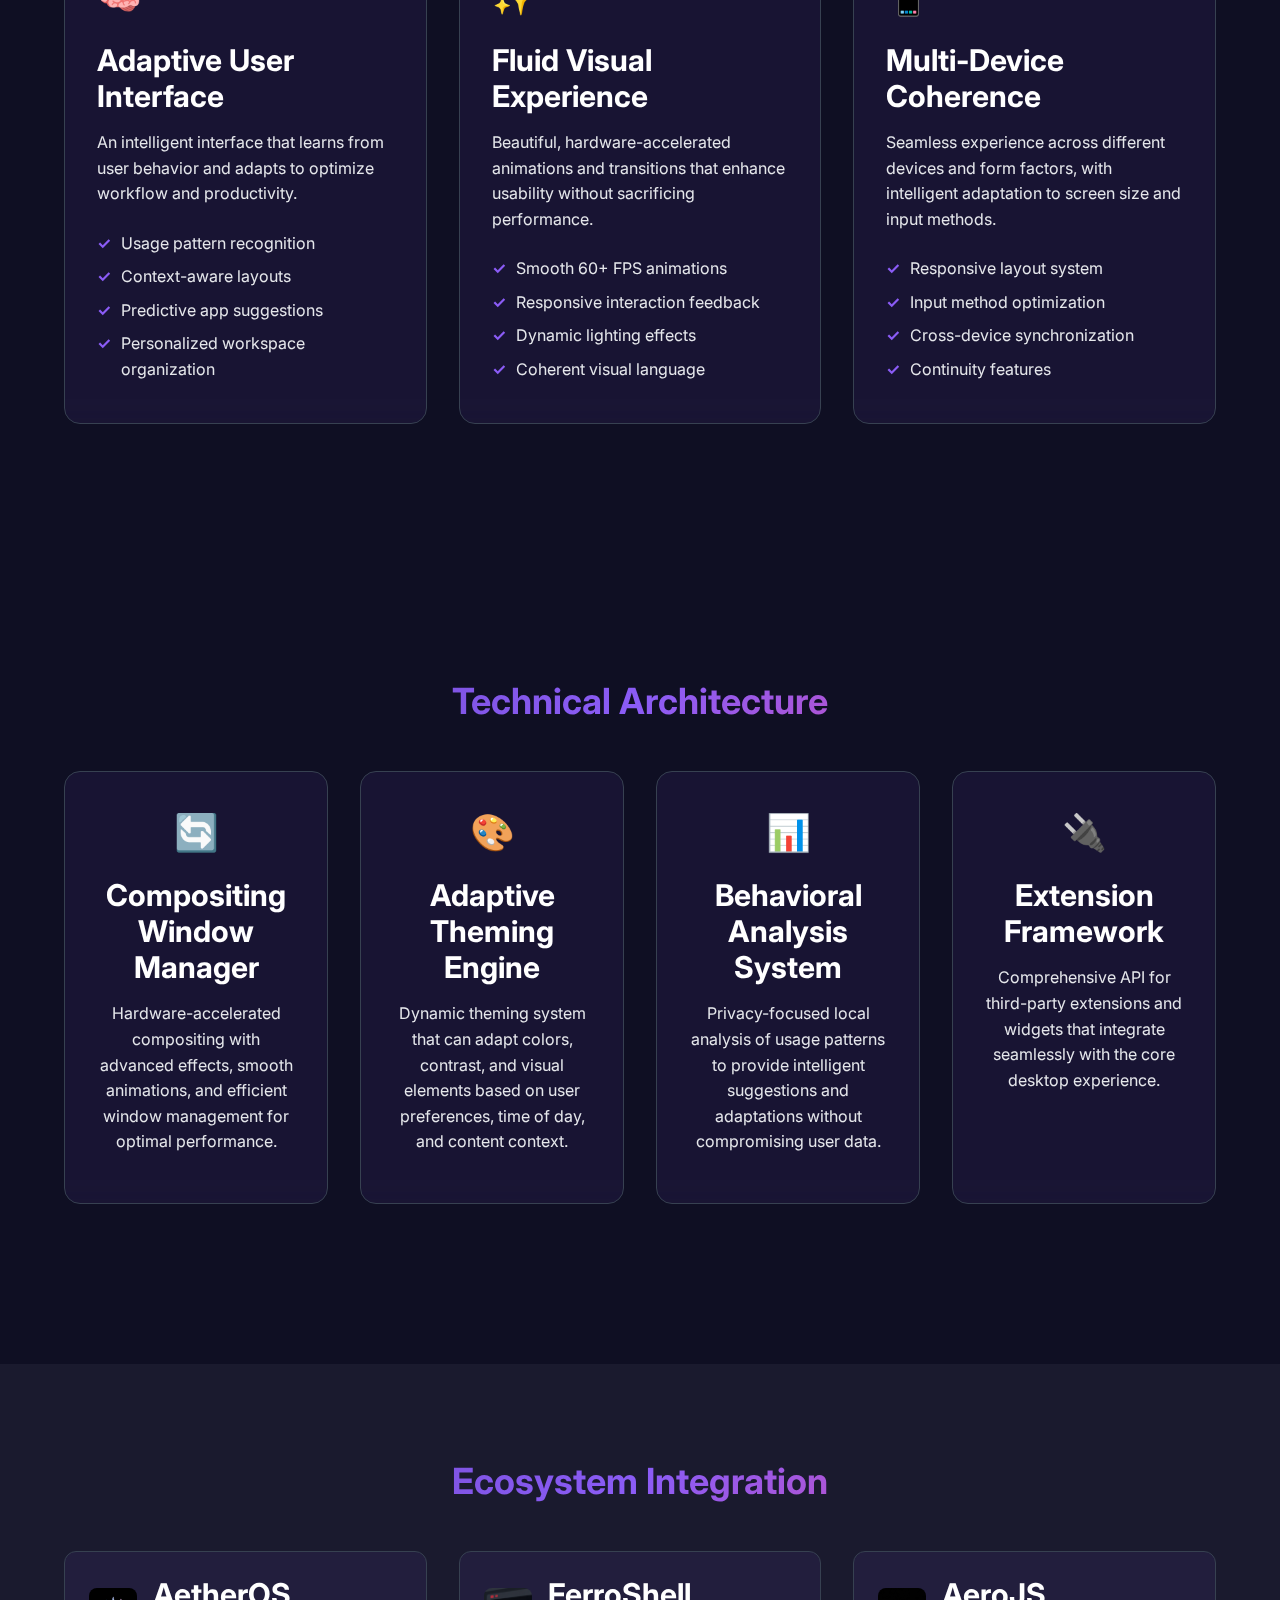
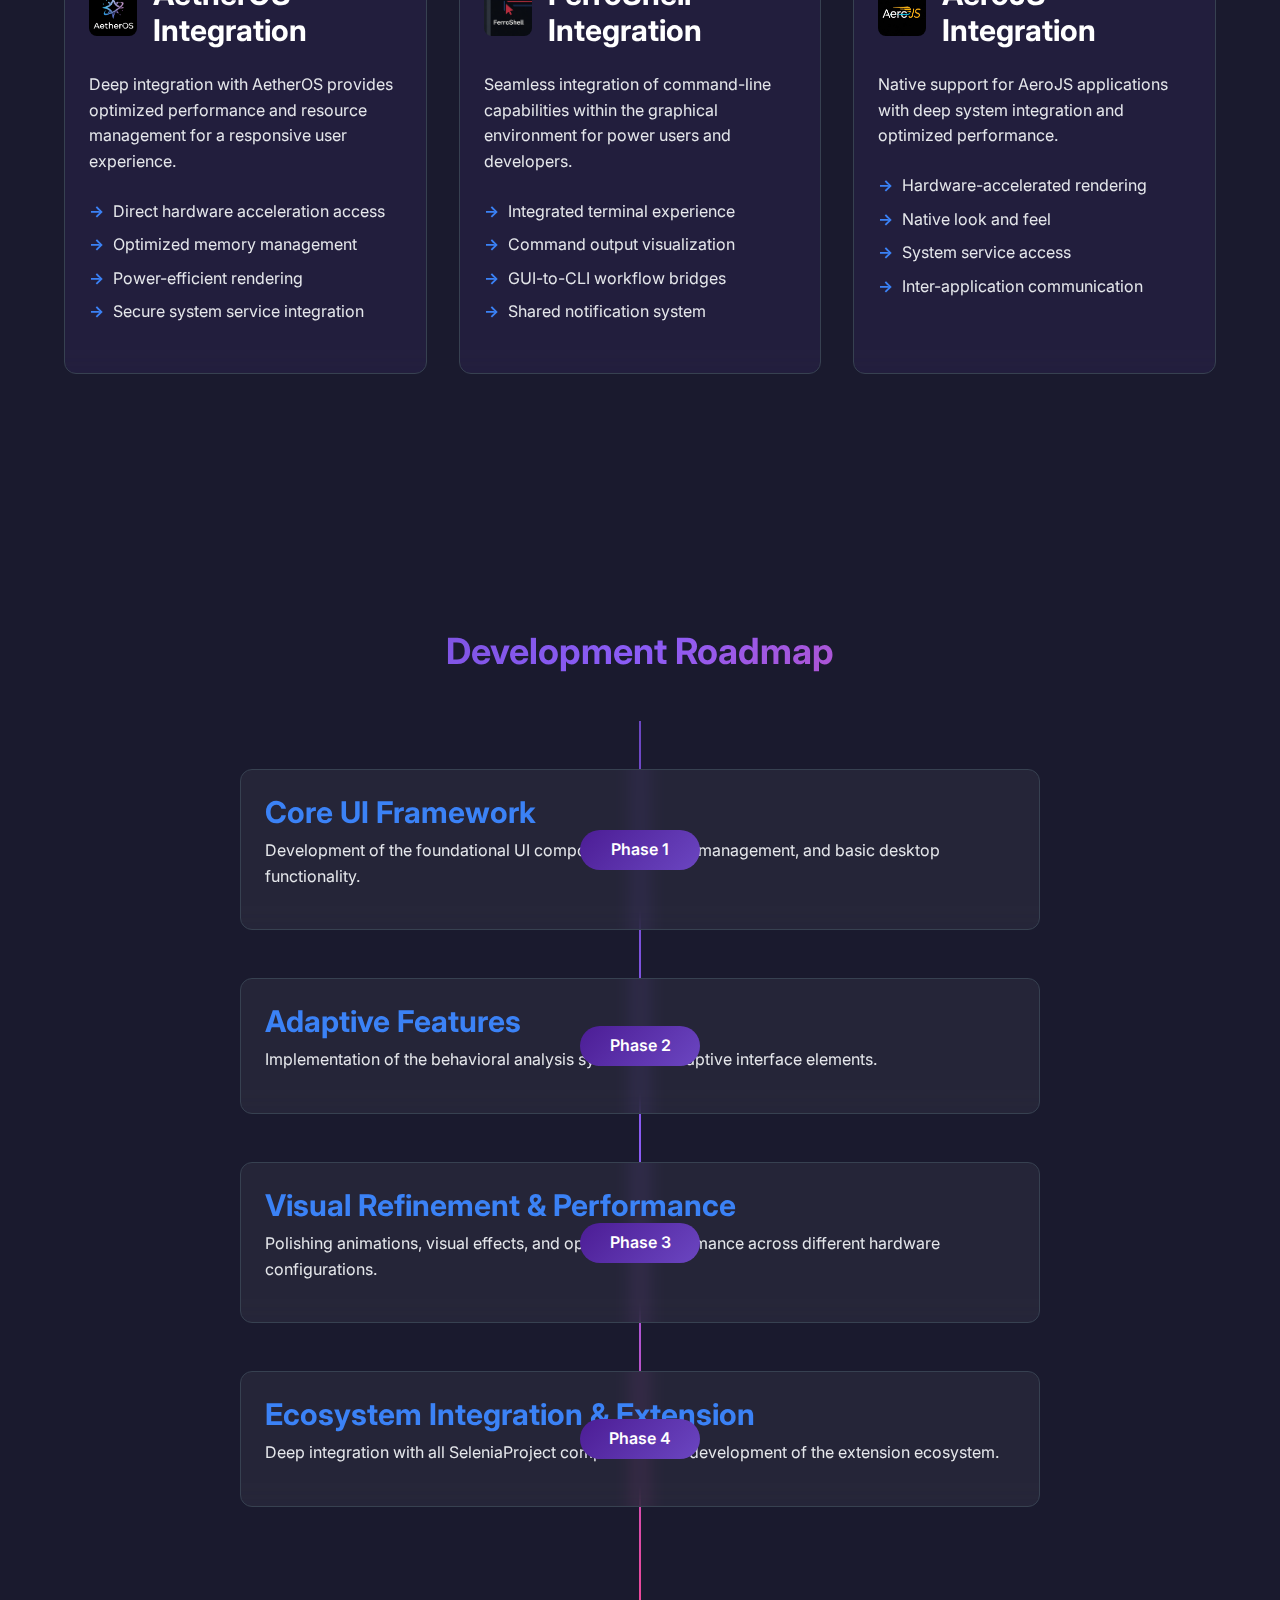
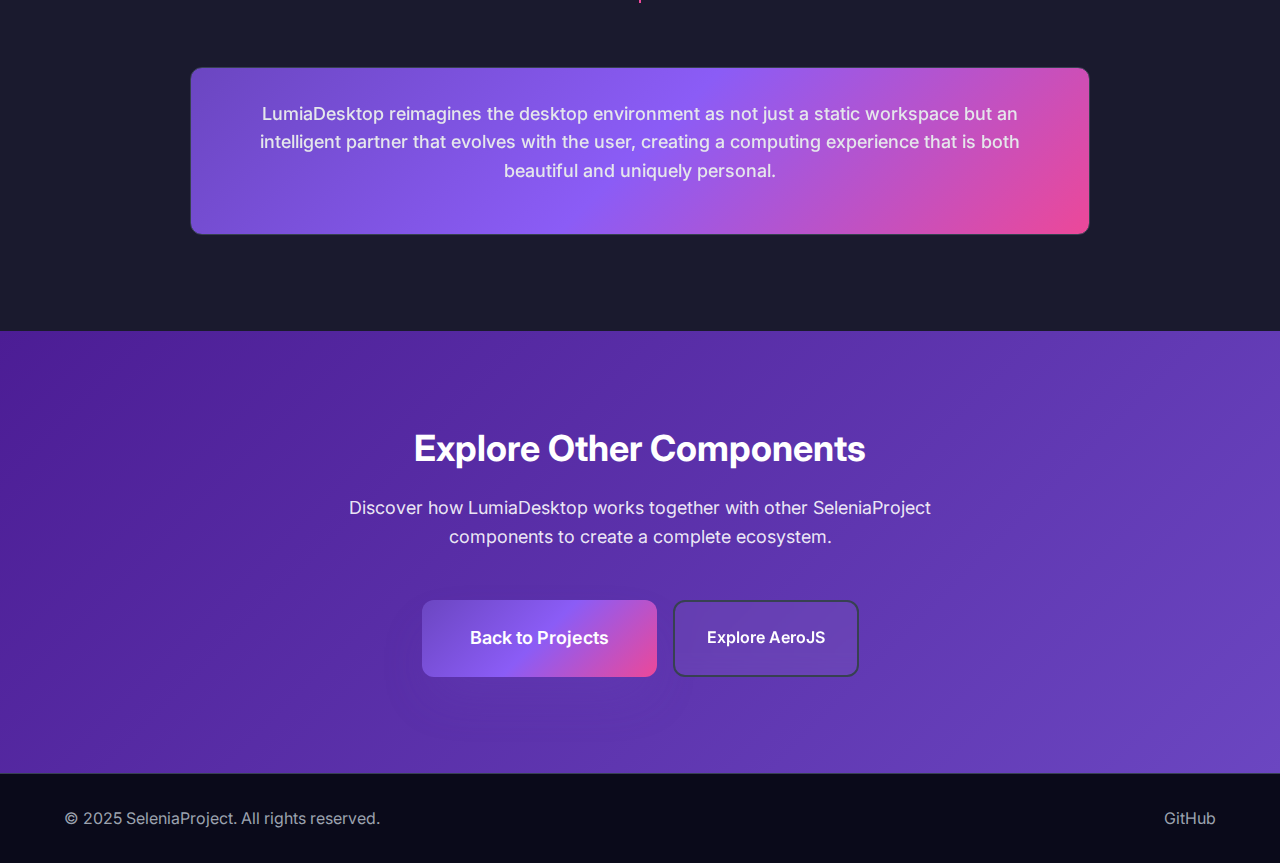
<file: LumiaDesktop.html>
<!DOCTYPE html>
<html lang="en">
<head>
    <meta charset="UTF-8">
    <meta name="viewport" content="width=device-width, initial-scale=1.0">
    <title>SeleniaProject - LumiaDesktop</title>
    <meta name="description" content="LumiaDesktop - An intuitive, beautiful desktop environment that adapts to user behavior and preferences while maintaining performance.">
    <meta name="keywords" content="SeleniaProject, LumiaDesktop, Desktop Environment, UI, UX, Adaptive Interface, Rust">
    <meta name="author" content="Aqua">
    <link rel="stylesheet" href="css/style.css">
    <link rel="preconnect" href="https://fonts.googleapis.com">
    <link rel="preconnect" href="https://fonts.gstatic.com" crossorigin>
    <link href="https://fonts.googleapis.com/css2?family=Inter:wght@300;400;500;600;700&display=swap" rel="stylesheet">
</head>
<body>
    <!-- Navigation Header -->
    <header class="navbar">
        <nav class="nav-container">
            <div class="nav-logo">
                <img src="Logo/SeleniaProject .png" alt="SeleniaProject Logo" class="logo-img">
                <span class="logo-text">SeleniaProject</span>
            </div>
            <ul class="nav-menu">
                <li><a href="index.html" class="nav-link">Home</a></li>
                <li><a href="project.html" class="nav-link">Project</a></li>
                <li><a href="rewards.html" class="nav-link">Rewards</a></li>
                <li><a href="index.html#features" class="nav-link">Features</a></li>
                <li><a href="index.html#progress" class="nav-link">Progress</a></li>
                <li><a href="index.html#roadmap" class="nav-link">Roadmap</a></li>
                <li><a href="index.html#contact" class="nav-link">Contact</a></li>
            </ul>
            <div class="hamburger">
                <span></span>
                <span></span>
                <span></span>
            </div>
        </nav>
    </header>

    <!-- Hero Section -->
    <section class="hero project-hero">
        <div class="hero-container">
            <div class="hero-content">
                <h1 class="hero-title">LumiaDesktop</h1>
                <p class="hero-subtitle">An intuitive, beautiful desktop environment that adapts to user behavior and preferences</p>
            </div>
        </div>
    </section>

    <!-- Project Overview Section -->
    <section class="project-vision">
        <div class="container">
            <h2 class="section-title">Overview</h2>
            <div class="vision-content">
                <div class="vision-text">
                    <p class="vision-lead">LumiaDesktop is a next-generation desktop environment that combines stunning visuals with intelligent adaptability to create a truly personalized computing experience.</p>
                    <p>Unlike traditional desktop environments that remain static, LumiaDesktop learns from user interactions and subtly adapts its interface, layout, and behavior to match individual workflows and preferences.</p>
                    <p>Built on a foundation of performance and efficiency, LumiaDesktop delivers fluid animations and responsive interactions without compromising on system resources, making it suitable for a wide range of hardware configurations.</p>
                </div>
                <div class="vision-image">
                    <img src="Logo/LumiaDesktop.png" alt="LumiaDesktop Logo" class="vision-img">
                </div>
            </div>
        </div>
    </section>

    <!-- Core Features Section -->
    <section class="core-technology">
        <div class="container">
            <h2 class="section-title">Core Features</h2>
            <div class="tech-grid">
                <div class="tech-card">
                    <div class="tech-icon">🧠</div>
                    <h3>Adaptive User Interface</h3>
                    <p>An intelligent interface that learns from user behavior and adapts to optimize workflow and productivity.</p>
                    <ul class="tech-features">
                        <li>Usage pattern recognition</li>
                        <li>Context-aware layouts</li>
                        <li>Predictive app suggestions</li>
                        <li>Personalized workspace organization</li>
                    </ul>
                </div>

                <div class="tech-card">
                    <div class="tech-icon">✨</div>
                    <h3>Fluid Visual Experience</h3>
                    <p>Beautiful, hardware-accelerated animations and transitions that enhance usability without sacrificing performance.</p>
                    <ul class="tech-features">
                        <li>Smooth 60+ FPS animations</li>
                        <li>Responsive interaction feedback</li>
                        <li>Dynamic lighting effects</li>
                        <li>Coherent visual language</li>
                    </ul>
                </div>

                <div class="tech-card">
                    <div class="tech-icon">📱</div>
                    <h3>Multi-Device Coherence</h3>
                    <p>Seamless experience across different devices and form factors, with intelligent adaptation to screen size and input methods.</p>
                    <ul class="tech-features">
                        <li>Responsive layout system</li>
                        <li>Input method optimization</li>
                        <li>Cross-device synchronization</li>
                        <li>Continuity features</li>
                    </ul>
                </div>
            </div>
        </div>
    </section>

    <!-- Technical Details Section -->
    <section class="development-approach">
        <div class="container">
            <h2 class="section-title">Technical Architecture</h2>
            <div class="approach-content">
                <div class="approach-item">
                    <div class="approach-icon">🔄</div>
                    <h3>Compositing Window Manager</h3>
                    <p>Hardware-accelerated compositing with advanced effects, smooth animations, and efficient window management for optimal performance.</p>
                </div>
                <div class="approach-item">
                    <div class="approach-icon">🎨</div>
                    <h3>Adaptive Theming Engine</h3>
                    <p>Dynamic theming system that can adapt colors, contrast, and visual elements based on user preferences, time of day, and content context.</p>
                </div>
                <div class="approach-item">
                    <div class="approach-icon">📊</div>
                    <h3>Behavioral Analysis System</h3>
                    <p>Privacy-focused local analysis of usage patterns to provide intelligent suggestions and adaptations without compromising user data.</p>
                </div>
                <div class="approach-item">
                    <div class="approach-icon">🔌</div>
                    <h3>Extension Framework</h3>
                    <p>Comprehensive API for third-party extensions and widgets that integrate seamlessly with the core desktop experience.</p>
                </div>
            </div>
        </div>
    </section>

    <!-- Integration Section -->
    <section class="project-components">
        <div class="container">
            <h2 class="section-title">Ecosystem Integration</h2>
            <div class="components-list">
                <div class="component-item detailed">
                    <div class="component-header">
                        <img src="Logo/AetherOS.png" alt="AetherOS Logo" class="component-logo">
                        <h3>AetherOS Integration</h3>
                    </div>
                    <div class="component-description">
                        <p>Deep integration with AetherOS provides optimized performance and resource management for a responsive user experience.</p>
                        <ul>
                            <li>Direct hardware acceleration access</li>
                            <li>Optimized memory management</li>
                            <li>Power-efficient rendering</li>
                            <li>Secure system service integration</li>
                        </ul>
                    </div>
                </div>

                <div class="component-item detailed">
                    <div class="component-header">
                        <img src="Logo/FerroShell.png" alt="FerroShell Logo" class="component-logo">
                        <h3>FerroShell Integration</h3>
                    </div>
                    <div class="component-description">
                        <p>Seamless integration of command-line capabilities within the graphical environment for power users and developers.</p>
                        <ul>
                            <li>Integrated terminal experience</li>
                            <li>Command output visualization</li>
                            <li>GUI-to-CLI workflow bridges</li>
                            <li>Shared notification system</li>
                        </ul>
                    </div>
                </div>

                <div class="component-item detailed">
                    <div class="component-header">
                        <img src="Logo/AeroJS.png" alt="AeroJS Logo" class="component-logo">
                        <h3>AeroJS Integration</h3>
                    </div>
                    <div class="component-description">
                        <p>Native support for AeroJS applications with deep system integration and optimized performance.</p>
                        <ul>
                            <li>Hardware-accelerated rendering</li>
                            <li>Native look and feel</li>
                            <li>System service access</li>
                            <li>Inter-application communication</li>
                        </ul>
                    </div>
                </div>
            </div>
        </div>
    </section>

    <!-- Development Roadmap Section -->
    <section class="future-vision">
        <div class="container">
            <h2 class="section-title">Development Roadmap</h2>
            <div class="vision-timeline">
                <div class="timeline-phase">
                    <div class="phase-marker">Phase 1</div>
                    <div class="phase-content">
                        <h3>Core UI Framework</h3>
                        <p>Development of the foundational UI components, window management, and basic desktop functionality.</p>
                    </div>
                </div>
                <div class="timeline-phase">
                    <div class="phase-marker">Phase 2</div>
                    <div class="phase-content">
                        <h3>Adaptive Features</h3>
                        <p>Implementation of the behavioral analysis system and adaptive interface elements.</p>
                    </div>
                </div>
                <div class="timeline-phase">
                    <div class="phase-marker">Phase 3</div>
                    <div class="phase-content">
                        <h3>Visual Refinement & Performance</h3>
                        <p>Polishing animations, visual effects, and optimizing performance across different hardware configurations.</p>
                    </div>
                </div>
                <div class="timeline-phase">
                    <div class="phase-marker">Phase 4</div>
                    <div class="phase-content">
                        <h3>Ecosystem Integration & Extension</h3>
                        <p>Deep integration with all SeleniaProject components and development of the extension ecosystem.</p>
                    </div>
                </div>
            </div>
            <div class="vision-conclusion">
                <p>LumiaDesktop reimagines the desktop environment as not just a static workspace but an intelligent partner that evolves with the user, creating a computing experience that is both beautiful and uniquely personal.</p>
            </div>
        </div>
    </section>

    <!-- Call to Action -->
    <section class="project-cta">
        <div class="container">
            <h2>Explore Other Components</h2>
            <p>Discover how LumiaDesktop works together with other SeleniaProject components to create a complete ecosystem.</p>
            <div class="cta-buttons">
                <a href="project.html" class="btn btn-primary btn-large">Back to Projects</a>
                <a href="AeroJS.html" class="btn btn-secondary">Explore AeroJS</a>
            </div>
        </div>
    </section>

    <!-- Footer -->
    <footer class="footer">
        <div class="container">
            <div class="footer-content">
                <p>&copy; 2025 SeleniaProject. All rights reserved.</p>
                <div class="footer-links">
                    <a href="https://github.com/SeleniaProject" target="_blank">GitHub</a>
                </div>
            </div>
        </div>
    </footer>

    <script src="js/script.js"></script>
</body>
</html>
</file>
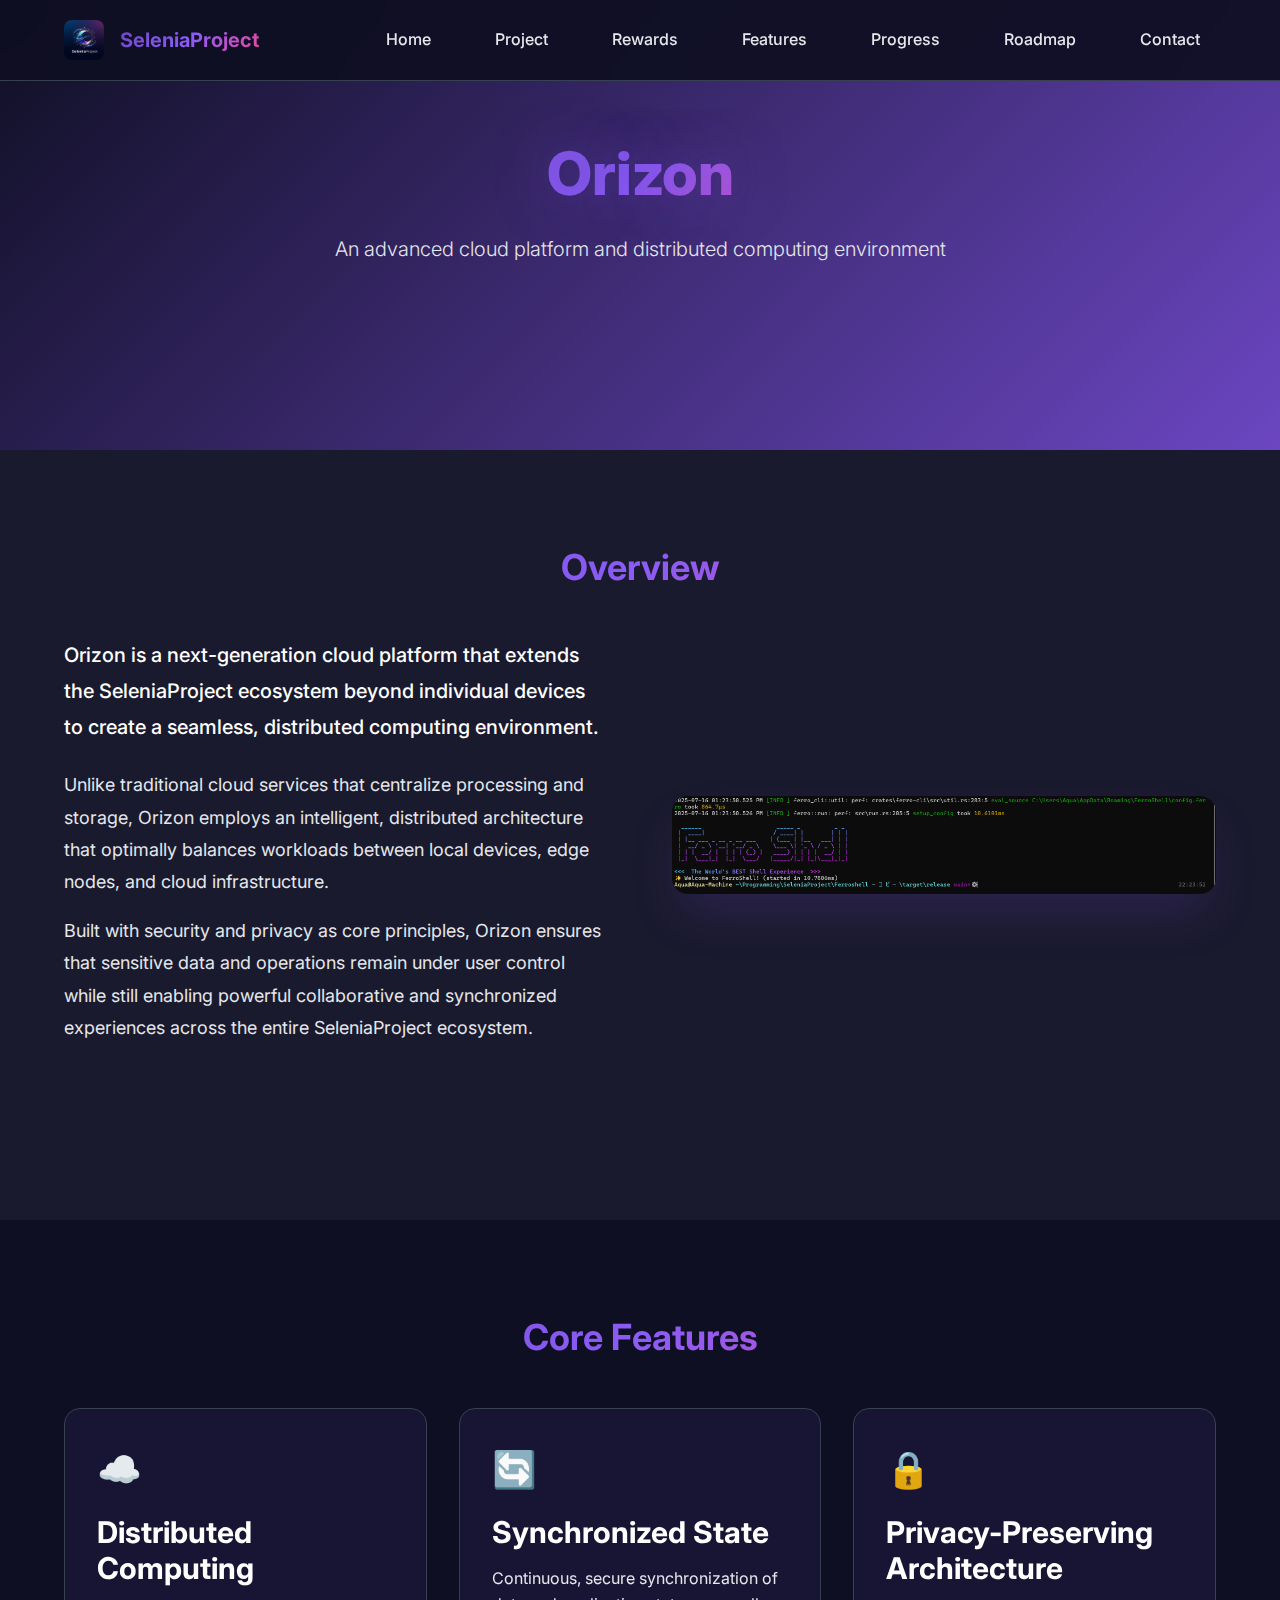
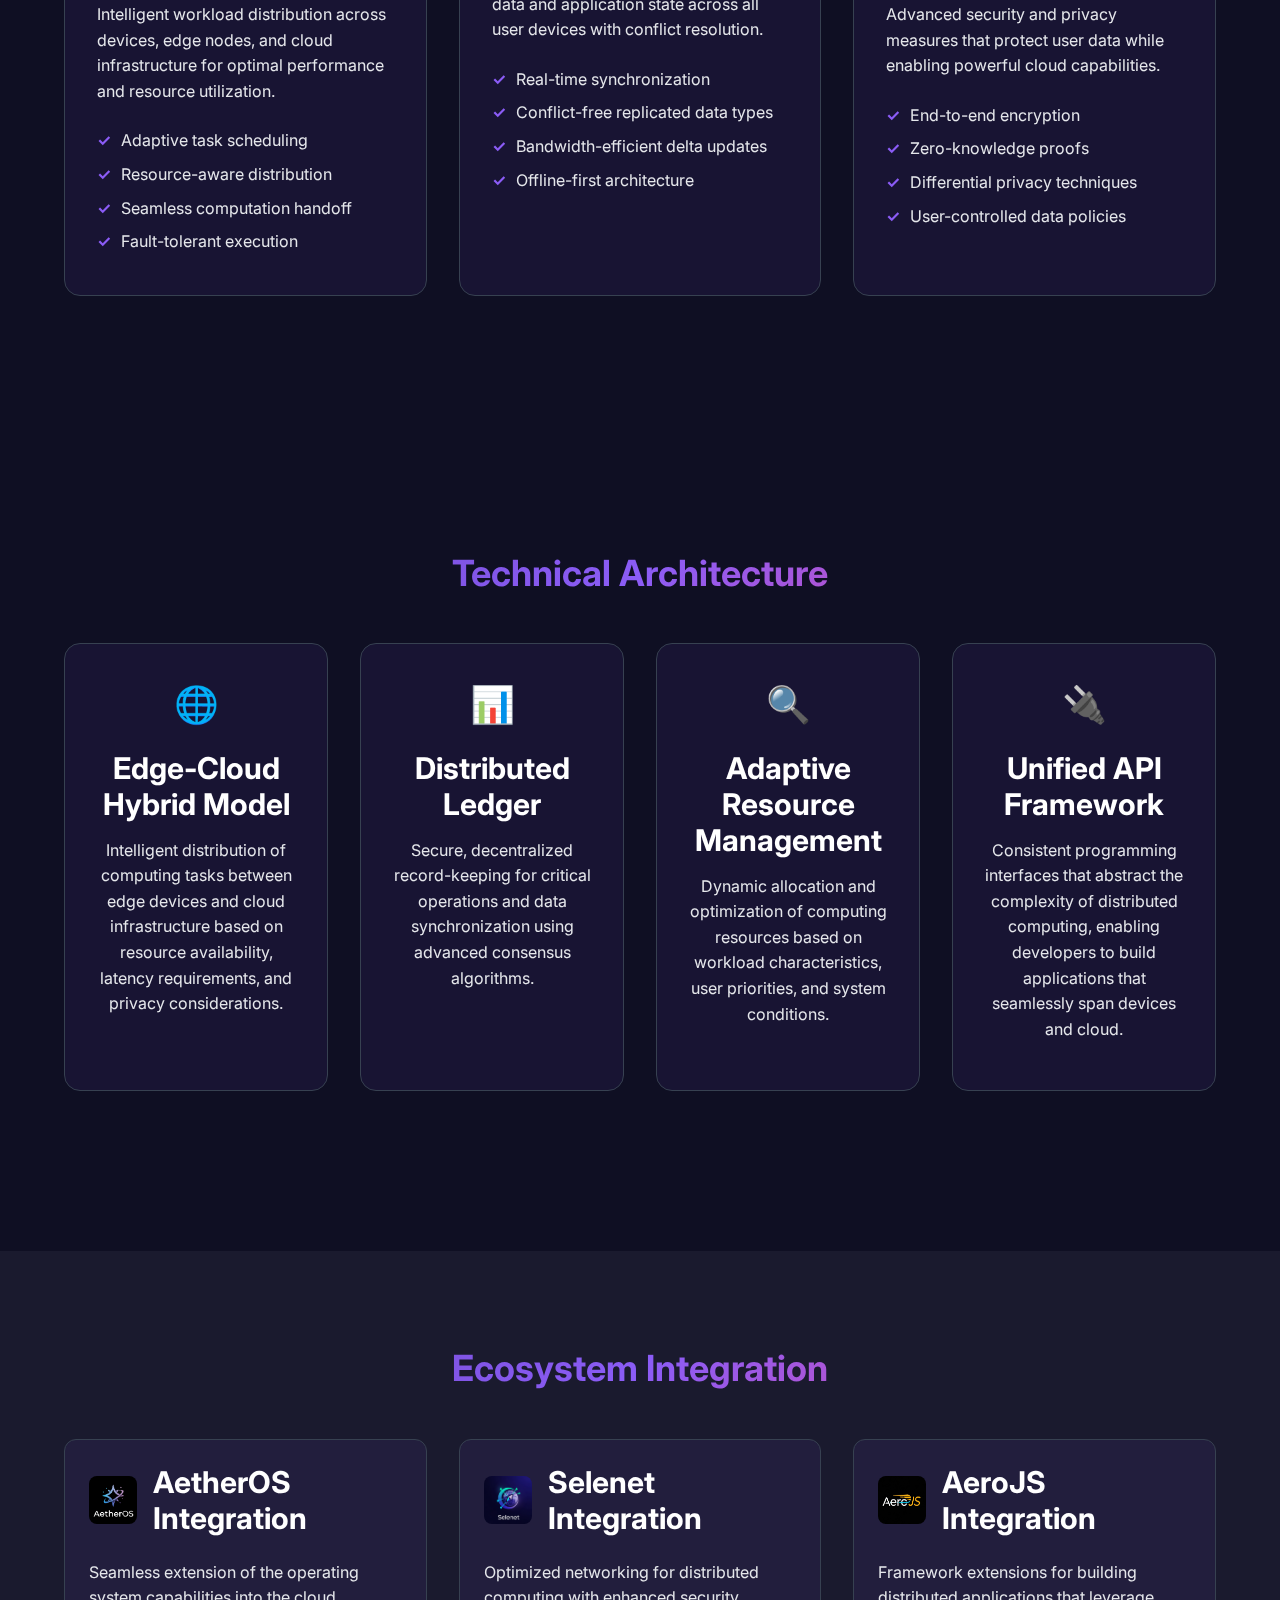
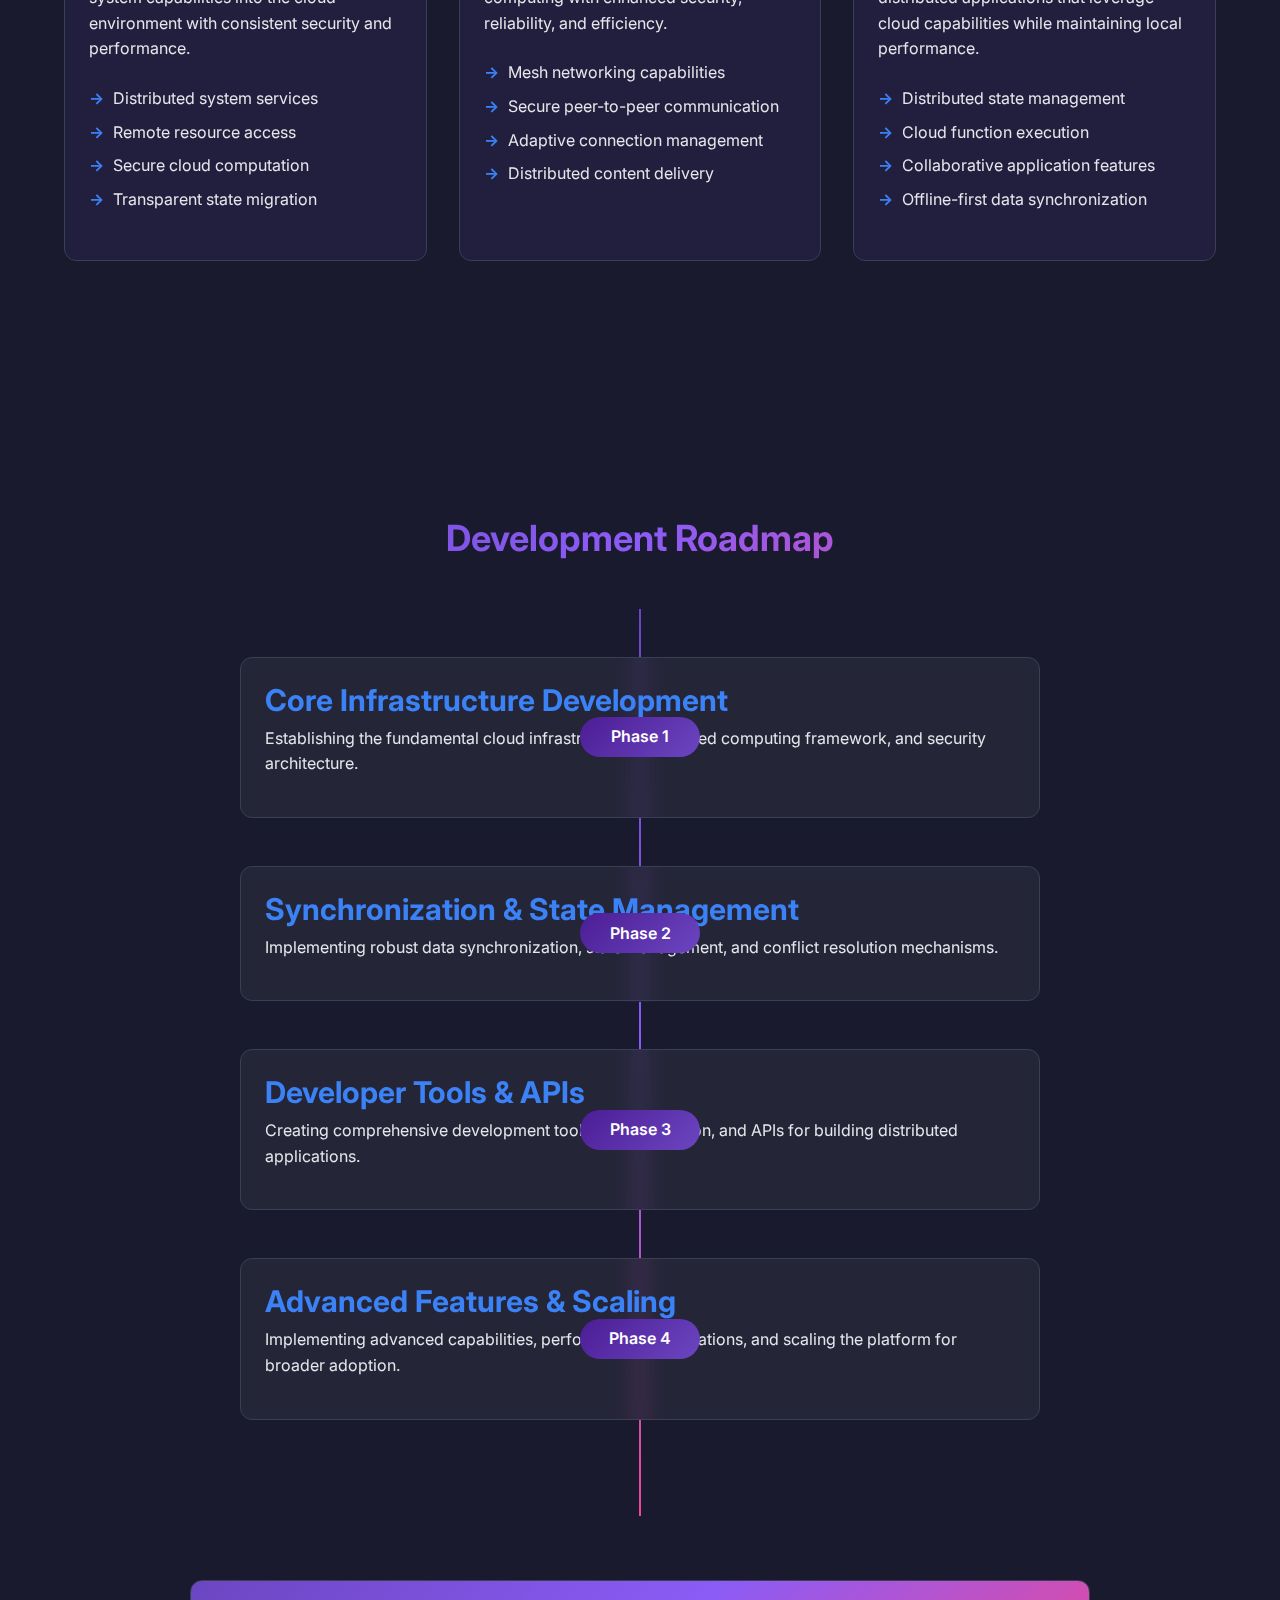
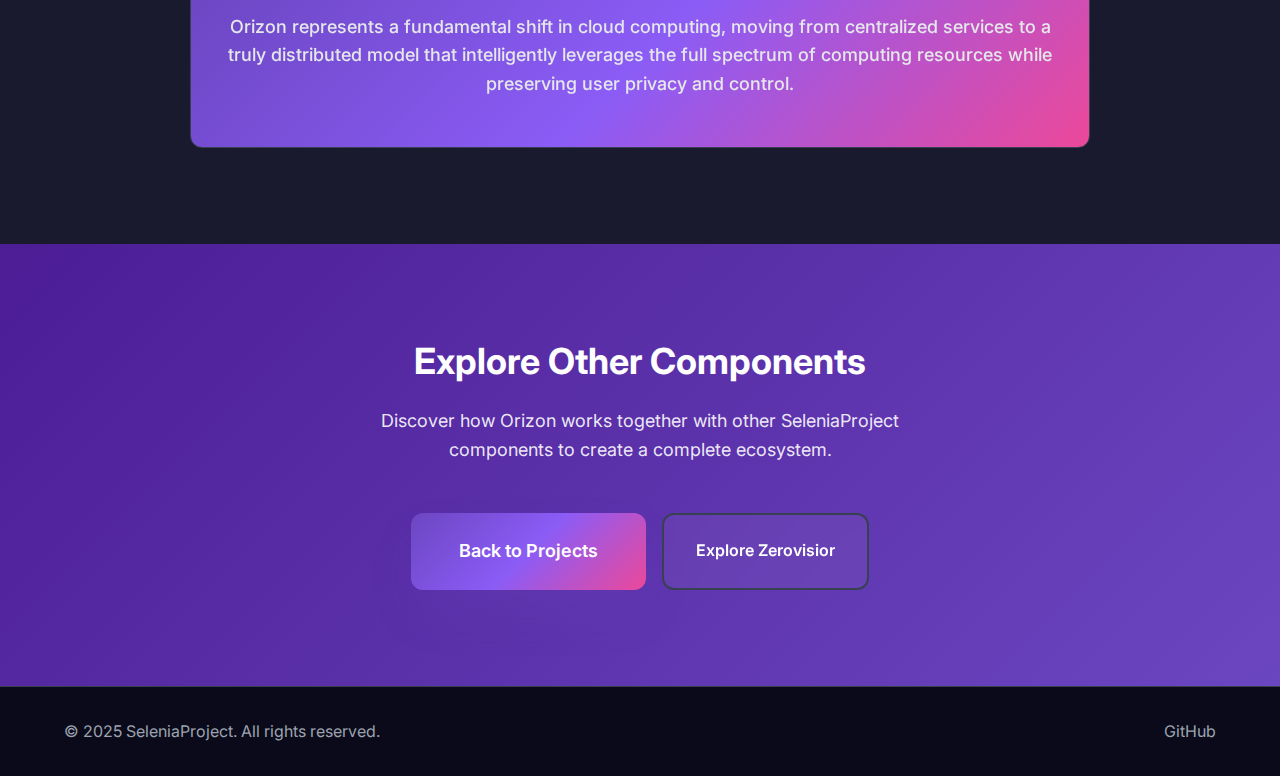
<file: Orizon.html>
<!DOCTYPE html>
<html lang="en">
<head>
    <meta charset="UTF-8">
    <meta name="viewport" content="width=device-width, initial-scale=1.0">
    <title>SeleniaProject - Orizon</title>
    <meta name="description" content="Orizon - An advanced cloud platform and distributed computing environment for the SeleniaProject ecosystem.">
    <meta name="keywords" content="SeleniaProject, Orizon, Cloud Platform, Distributed Computing, Edge Computing, Rust">
    <meta name="author" content="Aqua">
    <link rel="stylesheet" href="css/style.css">
    <link rel="preconnect" href="https://fonts.googleapis.com">
    <link rel="preconnect" href="https://fonts.gstatic.com" crossorigin>
    <link href="https://fonts.googleapis.com/css2?family=Inter:wght@300;400;500;600;700&display=swap" rel="stylesheet">
</head>
<body>
    <!-- Navigation Header -->
    <header class="navbar">
        <nav class="nav-container">
            <div class="nav-logo">
                <img src="Logo/SeleniaProject .png" alt="SeleniaProject Logo" class="logo-img">
                <span class="logo-text">SeleniaProject</span>
            </div>
            <ul class="nav-menu">
                <li><a href="index.html" class="nav-link">Home</a></li>
                <li><a href="project.html" class="nav-link">Project</a></li>
                <li><a href="rewards.html" class="nav-link">Rewards</a></li>
                <li><a href="index.html#features" class="nav-link">Features</a></li>
                <li><a href="index.html#progress" class="nav-link">Progress</a></li>
                <li><a href="index.html#roadmap" class="nav-link">Roadmap</a></li>
                <li><a href="index.html#contact" class="nav-link">Contact</a></li>
            </ul>
            <div class="hamburger">
                <span></span>
                <span></span>
                <span></span>
            </div>
        </nav>
    </header>

    <!-- Hero Section -->
    <section class="hero project-hero">
        <div class="hero-container">
            <div class="hero-content">
                <h1 class="hero-title">Orizon</h1>
                <p class="hero-subtitle">An advanced cloud platform and distributed computing environment</p>
            </div>
        </div>
    </section>

    <!-- Project Overview Section -->
    <section class="project-vision">
        <div class="container">
            <h2 class="section-title">Overview</h2>
            <div class="vision-content">
                <div class="vision-text">
                    <p class="vision-lead">Orizon is a next-generation cloud platform that extends the SeleniaProject ecosystem beyond individual devices to create a seamless, distributed computing environment.</p>
                    <p>Unlike traditional cloud services that centralize processing and storage, Orizon employs an intelligent, distributed architecture that optimally balances workloads between local devices, edge nodes, and cloud infrastructure.</p>
                    <p>Built with security and privacy as core principles, Orizon ensures that sensitive data and operations remain under user control while still enabling powerful collaborative and synchronized experiences across the entire SeleniaProject ecosystem.</p>
                </div>
                <div class="vision-image">
                    <img src="images/FerroShell.png" alt="Orizon Logo" class="vision-img">
                </div>
            </div>
        </div>
    </section>

    <!-- Core Features Section -->
    <section class="core-technology">
        <div class="container">
            <h2 class="section-title">Core Features</h2>
            <div class="tech-grid">
                <div class="tech-card">
                    <div class="tech-icon">☁️</div>
                    <h3>Distributed Computing</h3>
                    <p>Intelligent workload distribution across devices, edge nodes, and cloud infrastructure for optimal performance and resource utilization.</p>
                    <ul class="tech-features">
                        <li>Adaptive task scheduling</li>
                        <li>Resource-aware distribution</li>
                        <li>Seamless computation handoff</li>
                        <li>Fault-tolerant execution</li>
                    </ul>
                </div>

                <div class="tech-card">
                    <div class="tech-icon">🔄</div>
                    <h3>Synchronized State</h3>
                    <p>Continuous, secure synchronization of data and application state across all user devices with conflict resolution.</p>
                    <ul class="tech-features">
                        <li>Real-time synchronization</li>
                        <li>Conflict-free replicated data types</li>
                        <li>Bandwidth-efficient delta updates</li>
                        <li>Offline-first architecture</li>
                    </ul>
                </div>

                <div class="tech-card">
                    <div class="tech-icon">🔒</div>
                    <h3>Privacy-Preserving Architecture</h3>
                    <p>Advanced security and privacy measures that protect user data while enabling powerful cloud capabilities.</p>
                    <ul class="tech-features">
                        <li>End-to-end encryption</li>
                        <li>Zero-knowledge proofs</li>
                        <li>Differential privacy techniques</li>
                        <li>User-controlled data policies</li>
                    </ul>
                </div>
            </div>
        </div>
    </section>

    <!-- Technical Details Section -->
    <section class="development-approach">
        <div class="container">
            <h2 class="section-title">Technical Architecture</h2>
            <div class="approach-content">
                <div class="approach-item">
                    <div class="approach-icon">🌐</div>
                    <h3>Edge-Cloud Hybrid Model</h3>
                    <p>Intelligent distribution of computing tasks between edge devices and cloud infrastructure based on resource availability, latency requirements, and privacy considerations.</p>
                </div>
                <div class="approach-item">
                    <div class="approach-icon">📊</div>
                    <h3>Distributed Ledger</h3>
                    <p>Secure, decentralized record-keeping for critical operations and data synchronization using advanced consensus algorithms.</p>
                </div>
                <div class="approach-item">
                    <div class="approach-icon">🔍</div>
                    <h3>Adaptive Resource Management</h3>
                    <p>Dynamic allocation and optimization of computing resources based on workload characteristics, user priorities, and system conditions.</p>
                </div>
                <div class="approach-item">
                    <div class="approach-icon">🔌</div>
                    <h3>Unified API Framework</h3>
                    <p>Consistent programming interfaces that abstract the complexity of distributed computing, enabling developers to build applications that seamlessly span devices and cloud.</p>
                </div>
            </div>
        </div>
    </section>

    <!-- Integration Section -->
    <section class="project-components">
        <div class="container">
            <h2 class="section-title">Ecosystem Integration</h2>
            <div class="components-list">
                <div class="component-item detailed">
                    <div class="component-header">
                        <img src="Logo/AetherOS.png" alt="AetherOS Logo" class="component-logo">
                        <h3>AetherOS Integration</h3>
                    </div>
                    <div class="component-description">
                        <p>Seamless extension of the operating system capabilities into the cloud environment with consistent security and performance.</p>
                        <ul>
                            <li>Distributed system services</li>
                            <li>Remote resource access</li>
                            <li>Secure cloud computation</li>
                            <li>Transparent state migration</li>
                        </ul>
                    </div>
                </div>

                <div class="component-item detailed">
                    <div class="component-header">
                        <img src="Logo/Selenet.png" alt="Selenet Logo" class="component-logo">
                        <h3>Selenet Integration</h3>
                    </div>
                    <div class="component-description">
                        <p>Optimized networking for distributed computing with enhanced security, reliability, and efficiency.</p>
                        <ul>
                            <li>Mesh networking capabilities</li>
                            <li>Secure peer-to-peer communication</li>
                            <li>Adaptive connection management</li>
                            <li>Distributed content delivery</li>
                        </ul>
                    </div>
                </div>

                <div class="component-item detailed">
                    <div class="component-header">
                        <img src="Logo/AeroJS.png" alt="AeroJS Logo" class="component-logo">
                        <h3>AeroJS Integration</h3>
                    </div>
                    <div class="component-description">
                        <p>Framework extensions for building distributed applications that leverage cloud capabilities while maintaining local performance.</p>
                        <ul>
                            <li>Distributed state management</li>
                            <li>Cloud function execution</li>
                            <li>Collaborative application features</li>
                            <li>Offline-first data synchronization</li>
                        </ul>
                    </div>
                </div>
            </div>
        </div>
    </section>

    <!-- Development Roadmap Section -->
    <section class="future-vision">
        <div class="container">
            <h2 class="section-title">Development Roadmap</h2>
            <div class="vision-timeline">
                <div class="timeline-phase">
                    <div class="phase-marker">Phase 1</div>
                    <div class="phase-content">
                        <h3>Core Infrastructure Development</h3>
                        <p>Establishing the fundamental cloud infrastructure, distributed computing framework, and security architecture.</p>
                    </div>
                </div>
                <div class="timeline-phase">
                    <div class="phase-marker">Phase 2</div>
                    <div class="phase-content">
                        <h3>Synchronization & State Management</h3>
                        <p>Implementing robust data synchronization, state management, and conflict resolution mechanisms.</p>
                    </div>
                </div>
                <div class="timeline-phase">
                    <div class="phase-marker">Phase 3</div>
                    <div class="phase-content">
                        <h3>Developer Tools & APIs</h3>
                        <p>Creating comprehensive development tools, documentation, and APIs for building distributed applications.</p>
                    </div>
                </div>
                <div class="timeline-phase">
                    <div class="phase-marker">Phase 4</div>
                    <div class="phase-content">
                        <h3>Advanced Features & Scaling</h3>
                        <p>Implementing advanced capabilities, performance optimizations, and scaling the platform for broader adoption.</p>
                    </div>
                </div>
            </div>
            <div class="vision-conclusion">
                <p>Orizon represents a fundamental shift in cloud computing, moving from centralized services to a truly distributed model that intelligently leverages the full spectrum of computing resources while preserving user privacy and control.</p>
            </div>
        </div>
    </section>

    <!-- Call to Action -->
    <section class="project-cta">
        <div class="container">
            <h2>Explore Other Components</h2>
            <p>Discover how Orizon works together with other SeleniaProject components to create a complete ecosystem.</p>
            <div class="cta-buttons">
                <a href="project.html" class="btn btn-primary btn-large">Back to Projects</a>
                <a href="Zerovisior.html" class="btn btn-secondary">Explore Zerovisior</a>
            </div>
        </div>
    </section>

    <!-- Footer -->
    <footer class="footer">
        <div class="container">
            <div class="footer-content">
                <p>&copy; 2025 SeleniaProject. All rights reserved.</p>
                <div class="footer-links">
                    <a href="https://github.com/SeleniaProject" target="_blank">GitHub</a>
                </div>
            </div>
        </div>
    </footer>

    <script src="js/script.js"></script>
</body>
</html>
</file>
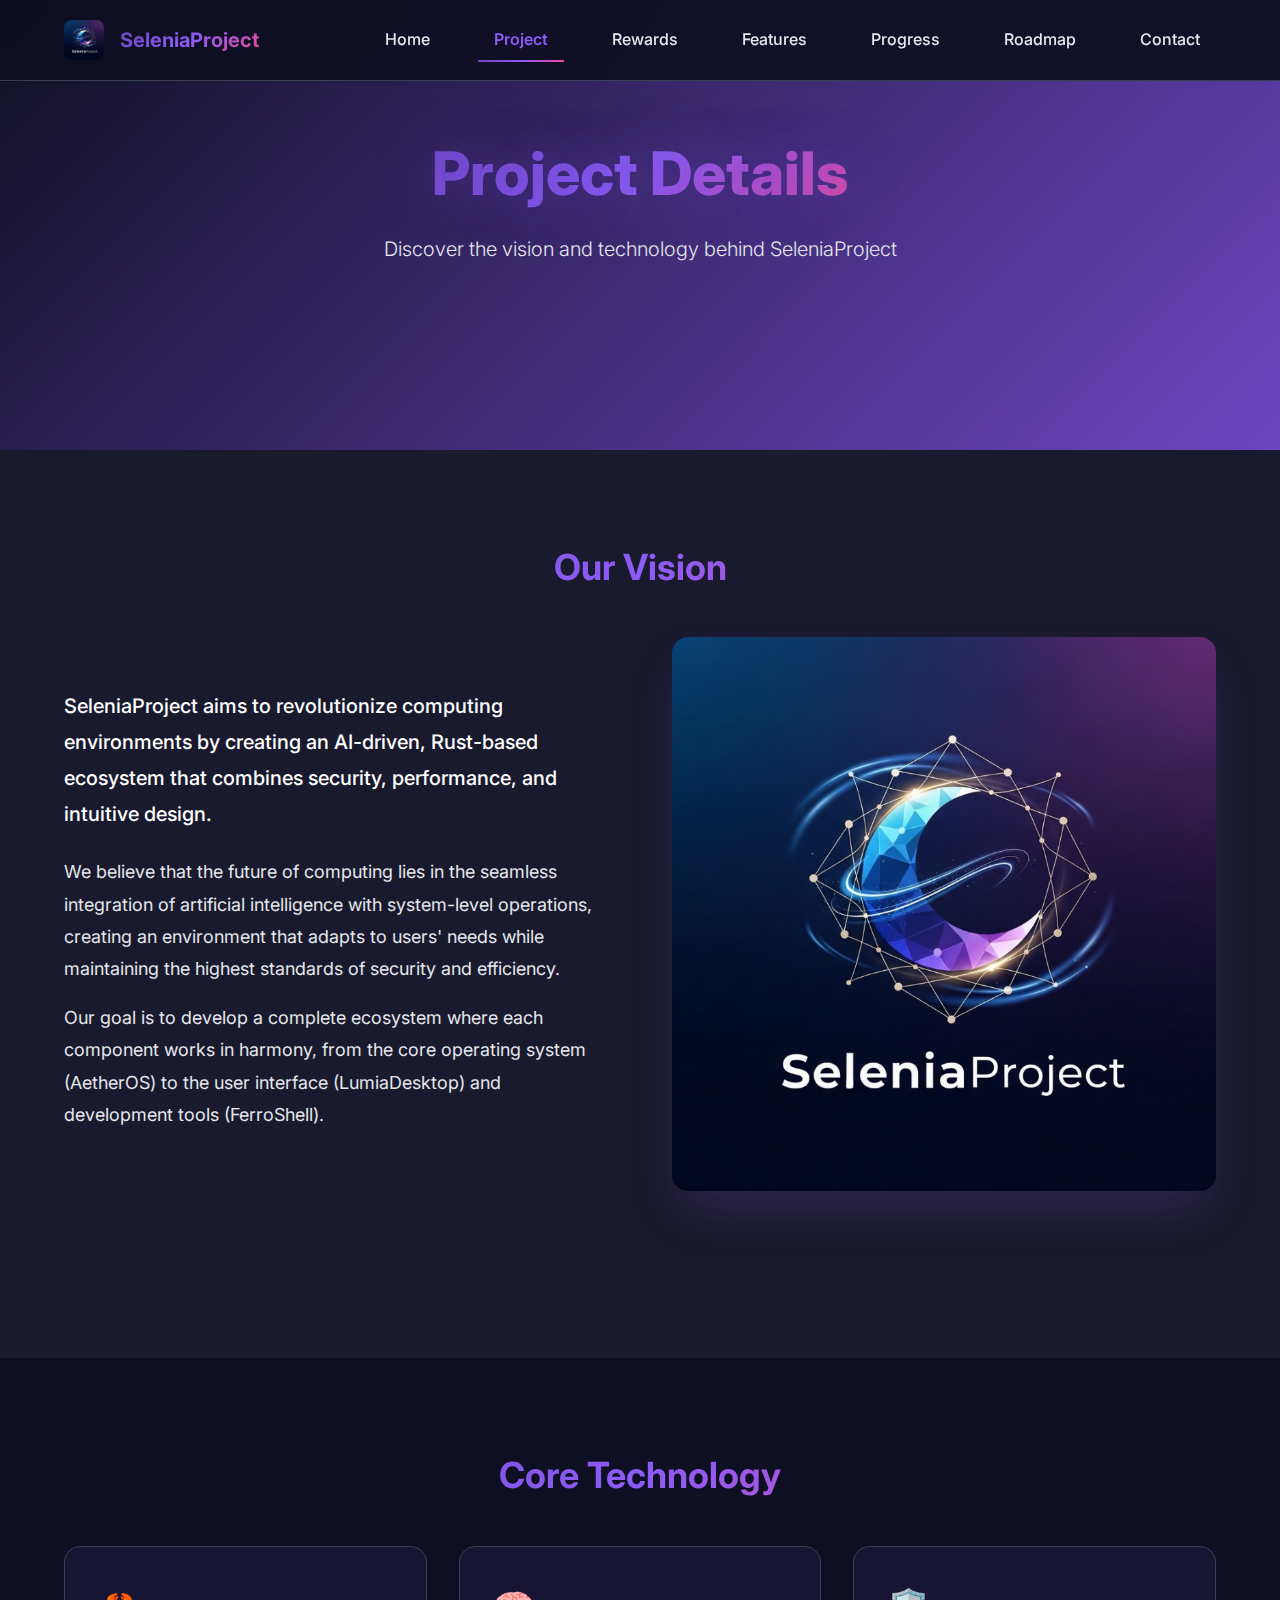
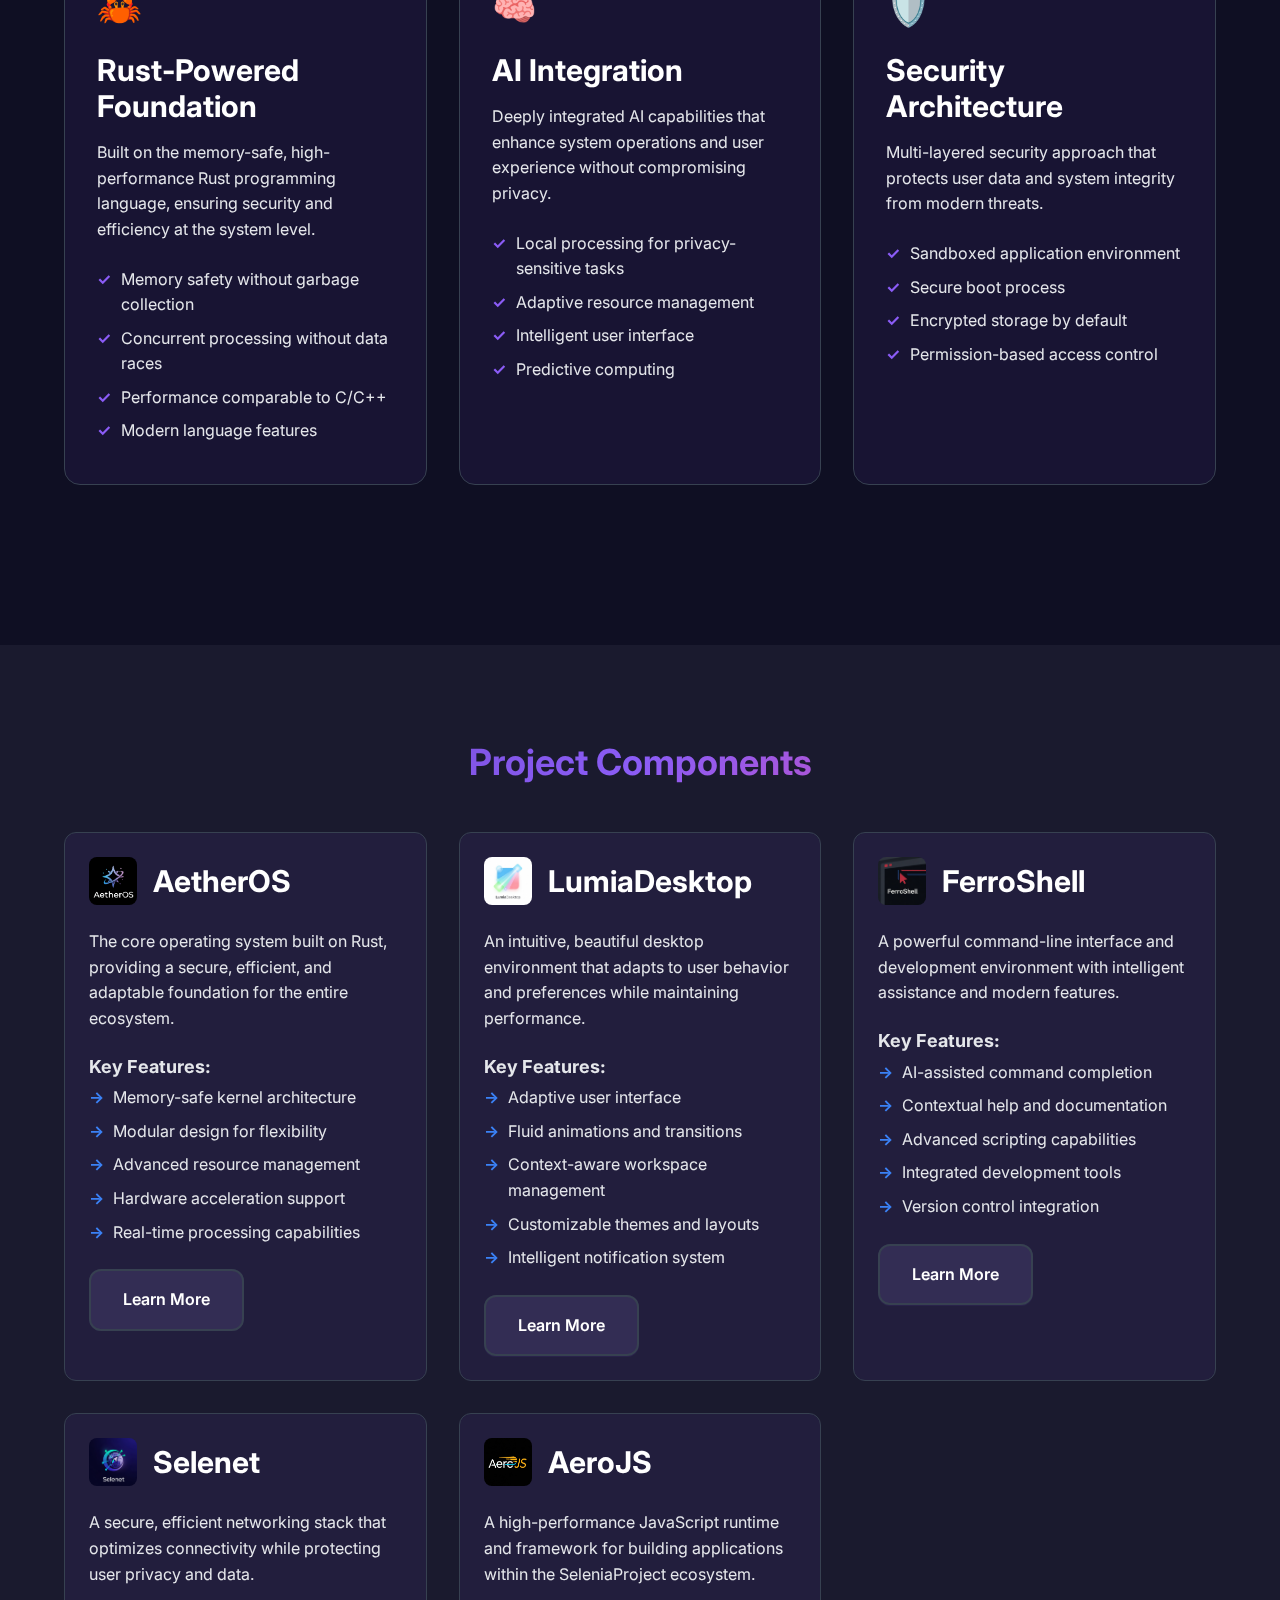
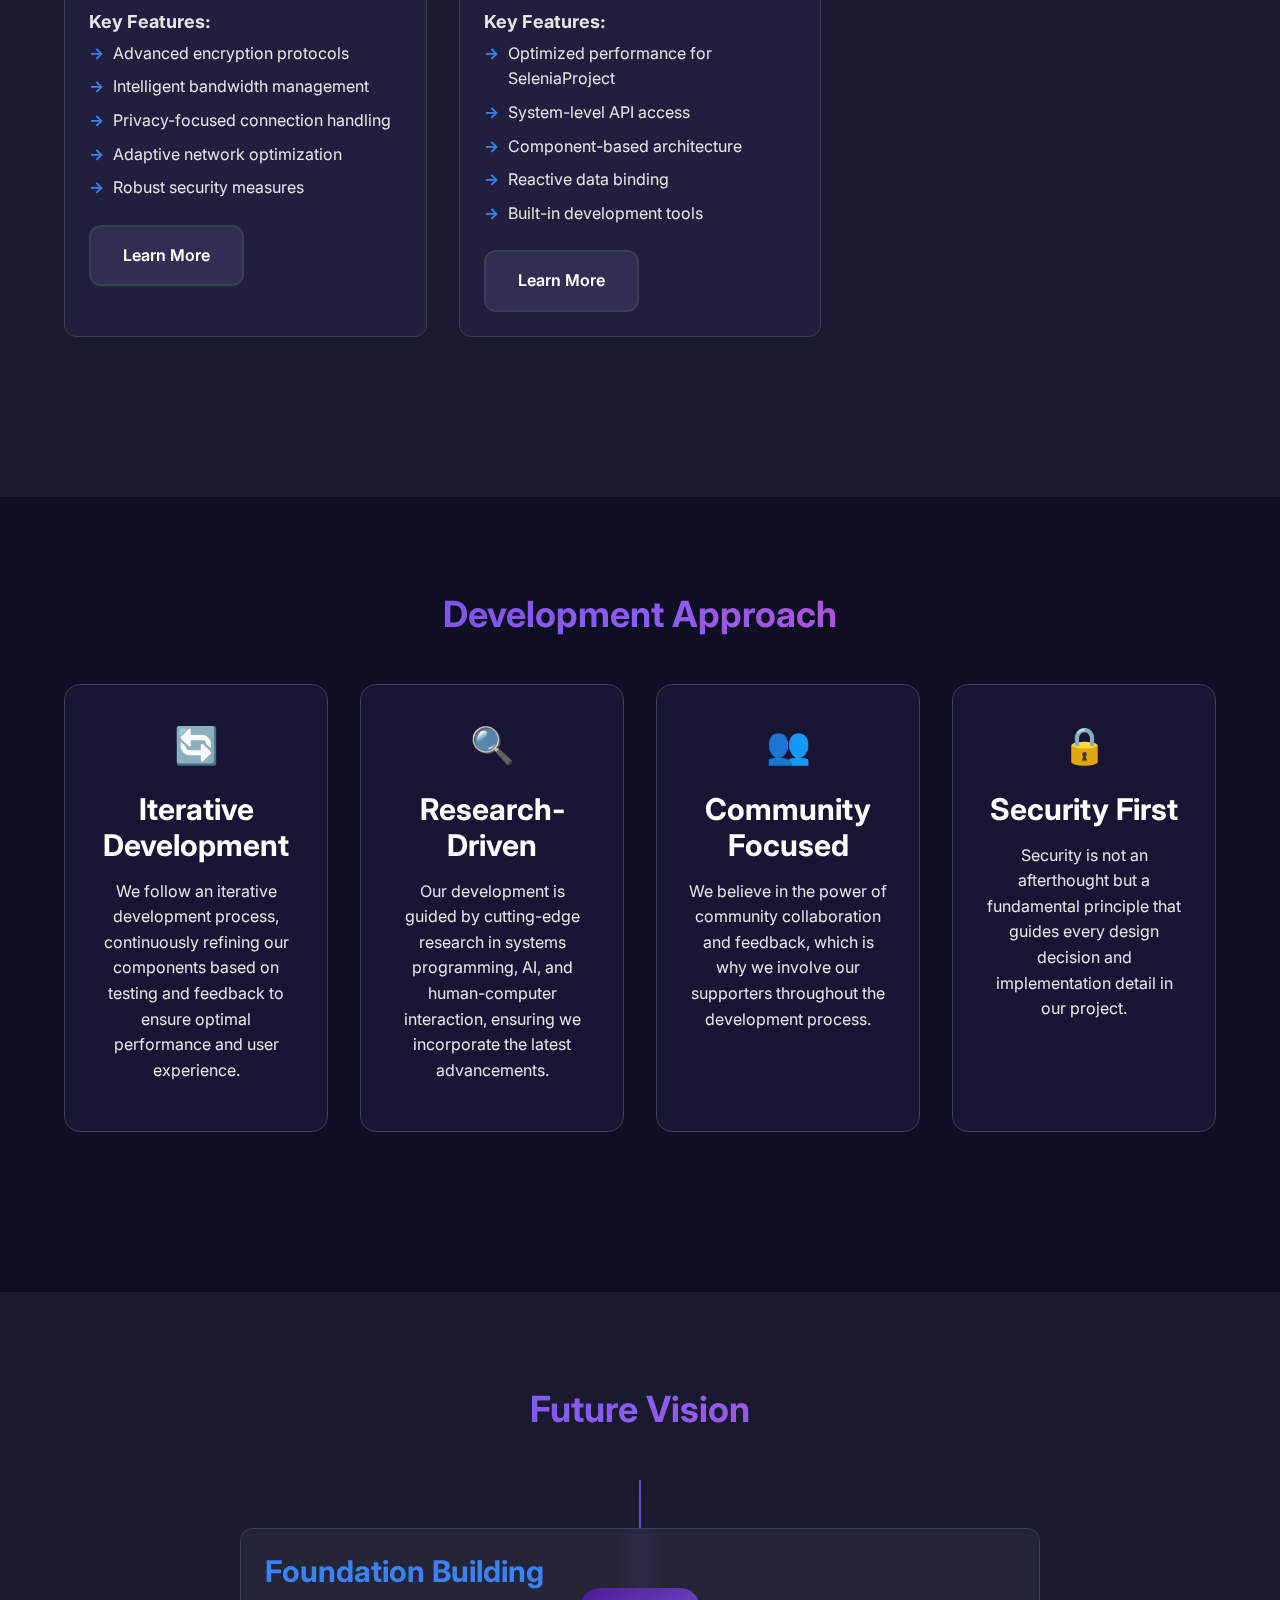
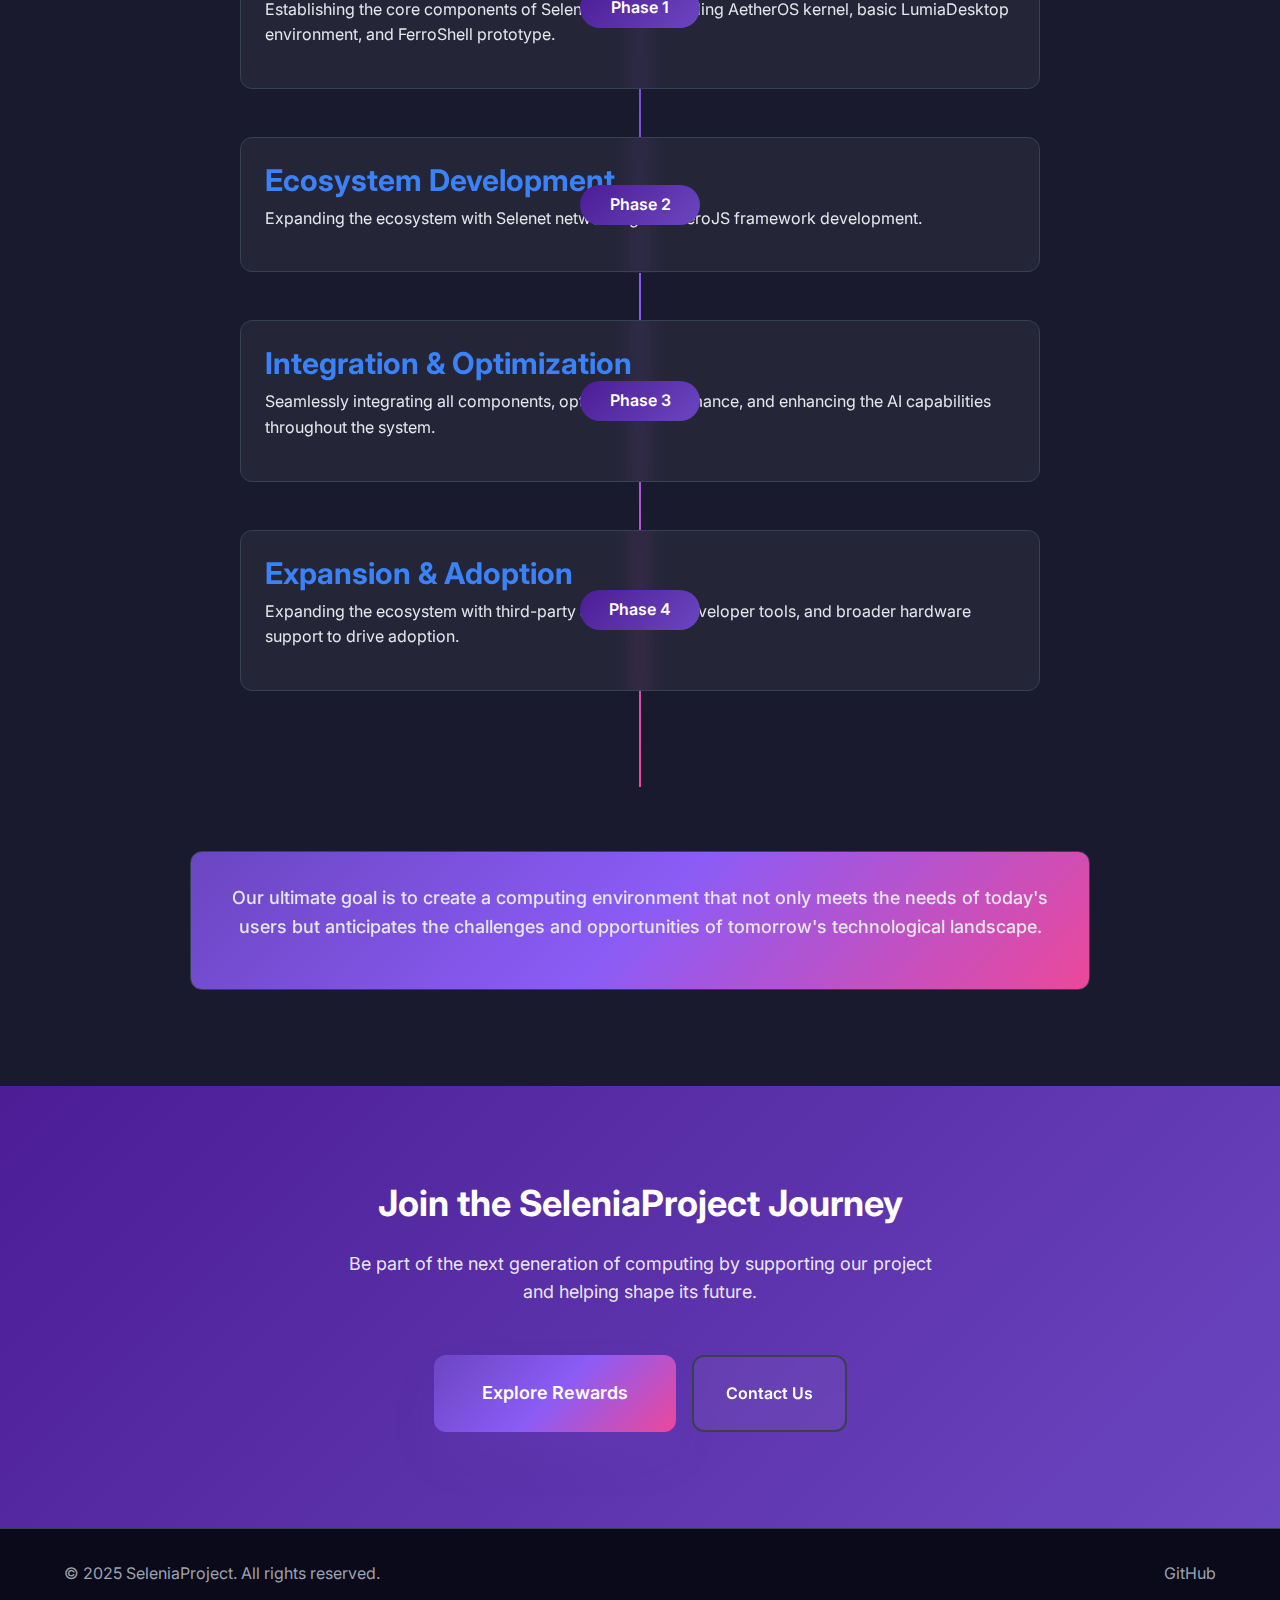
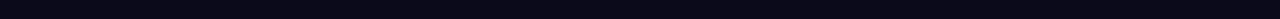
<file: project.html>
<!DOCTYPE html>
<html lang="en">
<head>
    <meta charset="UTF-8">
    <meta name="viewport" content="width=device-width, initial-scale=1.0">
    <title>SeleniaProject - Project Details</title>
    <meta name="description" content="SeleniaProject - Detailed information about our AI-driven next generation project made of Rust.">
    <meta name="keywords" content="SeleniaProject, Rust, Operating System, AI, Next Generation, Computing, AetherOS, LumiaDesktop, FerroShell, Selenet, AeroJS">
    <meta name="author" content="Aqua">
    <link rel="stylesheet" href="css/style.css">
    <link rel="preconnect" href="https://fonts.googleapis.com">
    <link rel="preconnect" href="https://fonts.gstatic.com" crossorigin>
    <link href="https://fonts.googleapis.com/css2?family=Inter:wght@300;400;500;600;700&display=swap" rel="stylesheet">
</head>
<body>
    <!-- Navigation Header -->
    <header class="navbar">
        <nav class="nav-container">
            <div class="nav-logo">
                <img src="Logo/SeleniaProject .png" alt="SeleniaProject Logo" class="logo-img">
                <span class="logo-text">SeleniaProject</span>
            </div>
            <ul class="nav-menu">
                <li><a href="index.html" class="nav-link">Home</a></li>
                <li><a href="project.html" class="nav-link active">Project</a></li>
                <li><a href="rewards.html" class="nav-link">Rewards</a></li>
                <li><a href="index.html#features" class="nav-link">Features</a></li>
                <li><a href="index.html#progress" class="nav-link">Progress</a></li>
                <li><a href="index.html#roadmap" class="nav-link">Roadmap</a></li>
                <li><a href="index.html#contact" class="nav-link">Contact</a></li>
            </ul>
            <div class="hamburger">
                <span></span>
                <span></span>
                <span></span>
            </div>
        </nav>
    </header>

    <!-- Hero Section -->
    <section class="hero project-hero">
        <div class="hero-container">
            <div class="hero-content">
                <h1 class="hero-title">Project Details</h1>
                <p class="hero-subtitle">Discover the vision and technology behind SeleniaProject</p>
            </div>
        </div>
    </section>

    <!-- Project Vision Section -->
    <section class="project-vision">
        <div class="container">
            <h2 class="section-title">Our Vision</h2>
            <div class="vision-content">
                <div class="vision-text">
                    <p class="vision-lead">SeleniaProject aims to revolutionize computing environments by creating an AI-driven, Rust-based ecosystem that combines security, performance, and intuitive design.</p>
                    <p>We believe that the future of computing lies in the seamless integration of artificial intelligence with system-level operations, creating an environment that adapts to users' needs while maintaining the highest standards of security and efficiency.</p>
                    <p>Our goal is to develop a complete ecosystem where each component works in harmony, from the core operating system (AetherOS) to the user interface (LumiaDesktop) and development tools (FerroShell).</p>
                </div>
                <div class="vision-image">
                    <img src="Logo/SeleniaProject .png" alt="SeleniaProject Logo" class="vision-img">
                </div>
            </div>
        </div>
    </section>

    <!-- Core Technology Section -->
    <section class="core-technology">
        <div class="container">
            <h2 class="section-title">Core Technology</h2>
            <div class="tech-grid">
                <div class="tech-card">
                    <div class="tech-icon">🦀</div>
                    <h3>Rust-Powered Foundation</h3>
                    <p>Built on the memory-safe, high-performance Rust programming language, ensuring security and efficiency at the system level.</p>
                    <ul class="tech-features">
                        <li>Memory safety without garbage collection</li>
                        <li>Concurrent processing without data races</li>
                        <li>Performance comparable to C/C++</li>
                        <li>Modern language features</li>
                    </ul>
                </div>

                <div class="tech-card">
                    <div class="tech-icon">🧠</div>
                    <h3>AI Integration</h3>
                    <p>Deeply integrated AI capabilities that enhance system operations and user experience without compromising privacy.</p>
                    <ul class="tech-features">
                        <li>Local processing for privacy-sensitive tasks</li>
                        <li>Adaptive resource management</li>
                        <li>Intelligent user interface</li>
                        <li>Predictive computing</li>
                    </ul>
                </div>

                <div class="tech-card">
                    <div class="tech-icon">🛡️</div>
                    <h3>Security Architecture</h3>
                    <p>Multi-layered security approach that protects user data and system integrity from modern threats.</p>
                    <ul class="tech-features">
                        <li>Sandboxed application environment</li>
                        <li>Secure boot process</li>
                        <li>Encrypted storage by default</li>
                        <li>Permission-based access control</li>
                    </ul>
                </div>
            </div>
        </div>
    </section>

    <!-- Project Components Section -->
    <section class="project-components">
        <div class="container">
            <h2 class="section-title">Project Components</h2>
            <div class="components-list">
                <div class="component-item detailed">
                    <div class="component-header">
                        <img src="Logo/AetherOS.png" alt="AetherOS Logo" class="component-logo">
                        <h3>AetherOS</h3>
                    </div>
                    <div class="component-description">
                        <p>The core operating system built on Rust, providing a secure, efficient, and adaptable foundation for the entire ecosystem.</p>
                        <h4>Key Features:</h4>
                        <ul>
                            <li>Memory-safe kernel architecture</li>
                            <li>Modular design for flexibility</li>
                            <li>Advanced resource management</li>
                            <li>Hardware acceleration support</li>
                            <li>Real-time processing capabilities</li>
                        </ul>
                        <a href="AetherOS.html" class="btn btn-secondary">Learn More</a>
                    </div>
                </div>

                <div class="component-item detailed">
                    <div class="component-header">
                        <img src="Logo/LumiaDesktop.png" alt="LumiaDesktop Logo" class="component-logo">
                        <h3>LumiaDesktop</h3>
                    </div>
                    <div class="component-description">
                        <p>An intuitive, beautiful desktop environment that adapts to user behavior and preferences while maintaining performance.</p>
                        <h4>Key Features:</h4>
                        <ul>
                            <li>Adaptive user interface</li>
                            <li>Fluid animations and transitions</li>
                            <li>Context-aware workspace management</li>
                            <li>Customizable themes and layouts</li>
                            <li>Intelligent notification system</li>
                        </ul>
                        <a href="LumiaDesktop.html" class="btn btn-secondary">Learn More</a>
                    </div>
                </div>

                <div class="component-item detailed">
                    <div class="component-header">
                        <img src="Logo/FerroShell.png" alt="FerroShell Logo" class="component-logo">
                        <h3>FerroShell</h3>
                    </div>
                    <div class="component-description">
                        <p>A powerful command-line interface and development environment with intelligent assistance and modern features.</p>
                        <h4>Key Features:</h4>
                        <ul>
                            <li>AI-assisted command completion</li>
                            <li>Contextual help and documentation</li>
                            <li>Advanced scripting capabilities</li>
                            <li>Integrated development tools</li>
                            <li>Version control integration</li>
                        </ul>
                        <a href="FerroShell.html" class="btn btn-secondary">Learn More</a>
                    </div>
                </div>

                <div class="component-item detailed">
                    <div class="component-header">
                        <img src="Logo/Selenet.png" alt="Selenet Logo" class="component-logo">
                        <h3>Selenet</h3>
                    </div>
                    <div class="component-description">
                        <p>A secure, efficient networking stack that optimizes connectivity while protecting user privacy and data.</p>
                        <h4>Key Features:</h4>
                        <ul>
                            <li>Advanced encryption protocols</li>
                            <li>Intelligent bandwidth management</li>
                            <li>Privacy-focused connection handling</li>
                            <li>Adaptive network optimization</li>
                            <li>Robust security measures</li>
                        </ul>
                        <a href="Selenet.html" class="btn btn-secondary">Learn More</a>
                    </div>
                </div>

                <div class="component-item detailed">
                    <div class="component-header">
                        <img src="Logo/AeroJS.png" alt="AeroJS Logo" class="component-logo">
                        <h3>AeroJS</h3>
                    </div>
                    <div class="component-description">
                        <p>A high-performance JavaScript runtime and framework for building applications within the SeleniaProject ecosystem.</p>
                        <h4>Key Features:</h4>
                        <ul>
                            <li>Optimized performance for SeleniaProject</li>
                            <li>System-level API access</li>
                            <li>Component-based architecture</li>
                            <li>Reactive data binding</li>
                            <li>Built-in development tools</li>
                        </ul>
                        <a href="AeroJS.html" class="btn btn-secondary">Learn More</a>
                    </div>
                </div>
            </div>
        </div>
    </section>

    <!-- Development Approach Section -->
    <section class="development-approach">
        <div class="container">
            <h2 class="section-title">Development Approach</h2>
            <div class="approach-content">
                <div class="approach-item">
                    <div class="approach-icon">🔄</div>
                    <h3>Iterative Development</h3>
                    <p>We follow an iterative development process, continuously refining our components based on testing and feedback to ensure optimal performance and user experience.</p>
                </div>
                <div class="approach-item">
                    <div class="approach-icon">🔍</div>
                    <h3>Research-Driven</h3>
                    <p>Our development is guided by cutting-edge research in systems programming, AI, and human-computer interaction, ensuring we incorporate the latest advancements.</p>
                </div>
                <div class="approach-item">
                    <div class="approach-icon">👥</div>
                    <h3>Community Focused</h3>
                    <p>We believe in the power of community collaboration and feedback, which is why we involve our supporters throughout the development process.</p>
                </div>
                <div class="approach-item">
                    <div class="approach-icon">🔒</div>
                    <h3>Security First</h3>
                    <p>Security is not an afterthought but a fundamental principle that guides every design decision and implementation detail in our project.</p>
                </div>
            </div>
        </div>
    </section>

    <!-- Future Vision Section -->
    <section class="future-vision">
        <div class="container">
            <h2 class="section-title">Future Vision</h2>
            <div class="vision-timeline">
                <div class="timeline-phase">
                    <div class="phase-marker">Phase 1</div>
                    <div class="phase-content">
                        <h3>Foundation Building</h3>
                        <p>Establishing the core components of SeleniaProject, including AetherOS kernel, basic LumiaDesktop environment, and FerroShell prototype.</p>
                    </div>
                </div>
                <div class="timeline-phase">
                    <div class="phase-marker">Phase 2</div>
                    <div class="phase-content">
                        <h3>Ecosystem Development</h3>
                        <p>Expanding the ecosystem with Selenet networking and AeroJS framework development.</p>
                    </div>
                </div>
                <div class="timeline-phase">
                    <div class="phase-marker">Phase 3</div>
                    <div class="phase-content">
                        <h3>Integration & Optimization</h3>
                        <p>Seamlessly integrating all components, optimizing performance, and enhancing the AI capabilities throughout the system.</p>
                    </div>
                </div>
                <div class="timeline-phase">
                    <div class="phase-marker">Phase 4</div>
                    <div class="phase-content">
                        <h3>Expansion & Adoption</h3>
                        <p>Expanding the ecosystem with third-party applications, developer tools, and broader hardware support to drive adoption.</p>
                    </div>
                </div>
            </div>
            <div class="vision-conclusion">
                <p>Our ultimate goal is to create a computing environment that not only meets the needs of today's users but anticipates the challenges and opportunities of tomorrow's technological landscape.</p>
            </div>
        </div>
    </section>

    <!-- Call to Action -->
    <section class="project-cta">
        <div class="container">
            <h2>Join the SeleniaProject Journey</h2>
            <p>Be part of the next generation of computing by supporting our project and helping shape its future.</p>
            <div class="cta-buttons">
                <a href="rewards.html" class="btn btn-primary btn-large">Explore Rewards</a>
                <a href="index.html#contact" class="btn btn-secondary">Contact Us</a>
            </div>
        </div>
    </section>

    <!-- Footer -->
    <footer class="footer">
        <div class="container">
            <div class="footer-content">
                <p>&copy; 2025 SeleniaProject. All rights reserved.</p>
                <div class="footer-links">
                    <a href="https://github.com/SeleniaProject" target="_blank">GitHub</a>
                </div>
            </div>
        </div>
    </footer>

    <script src="js/script.js"></script>
</body>
</html>
</file>
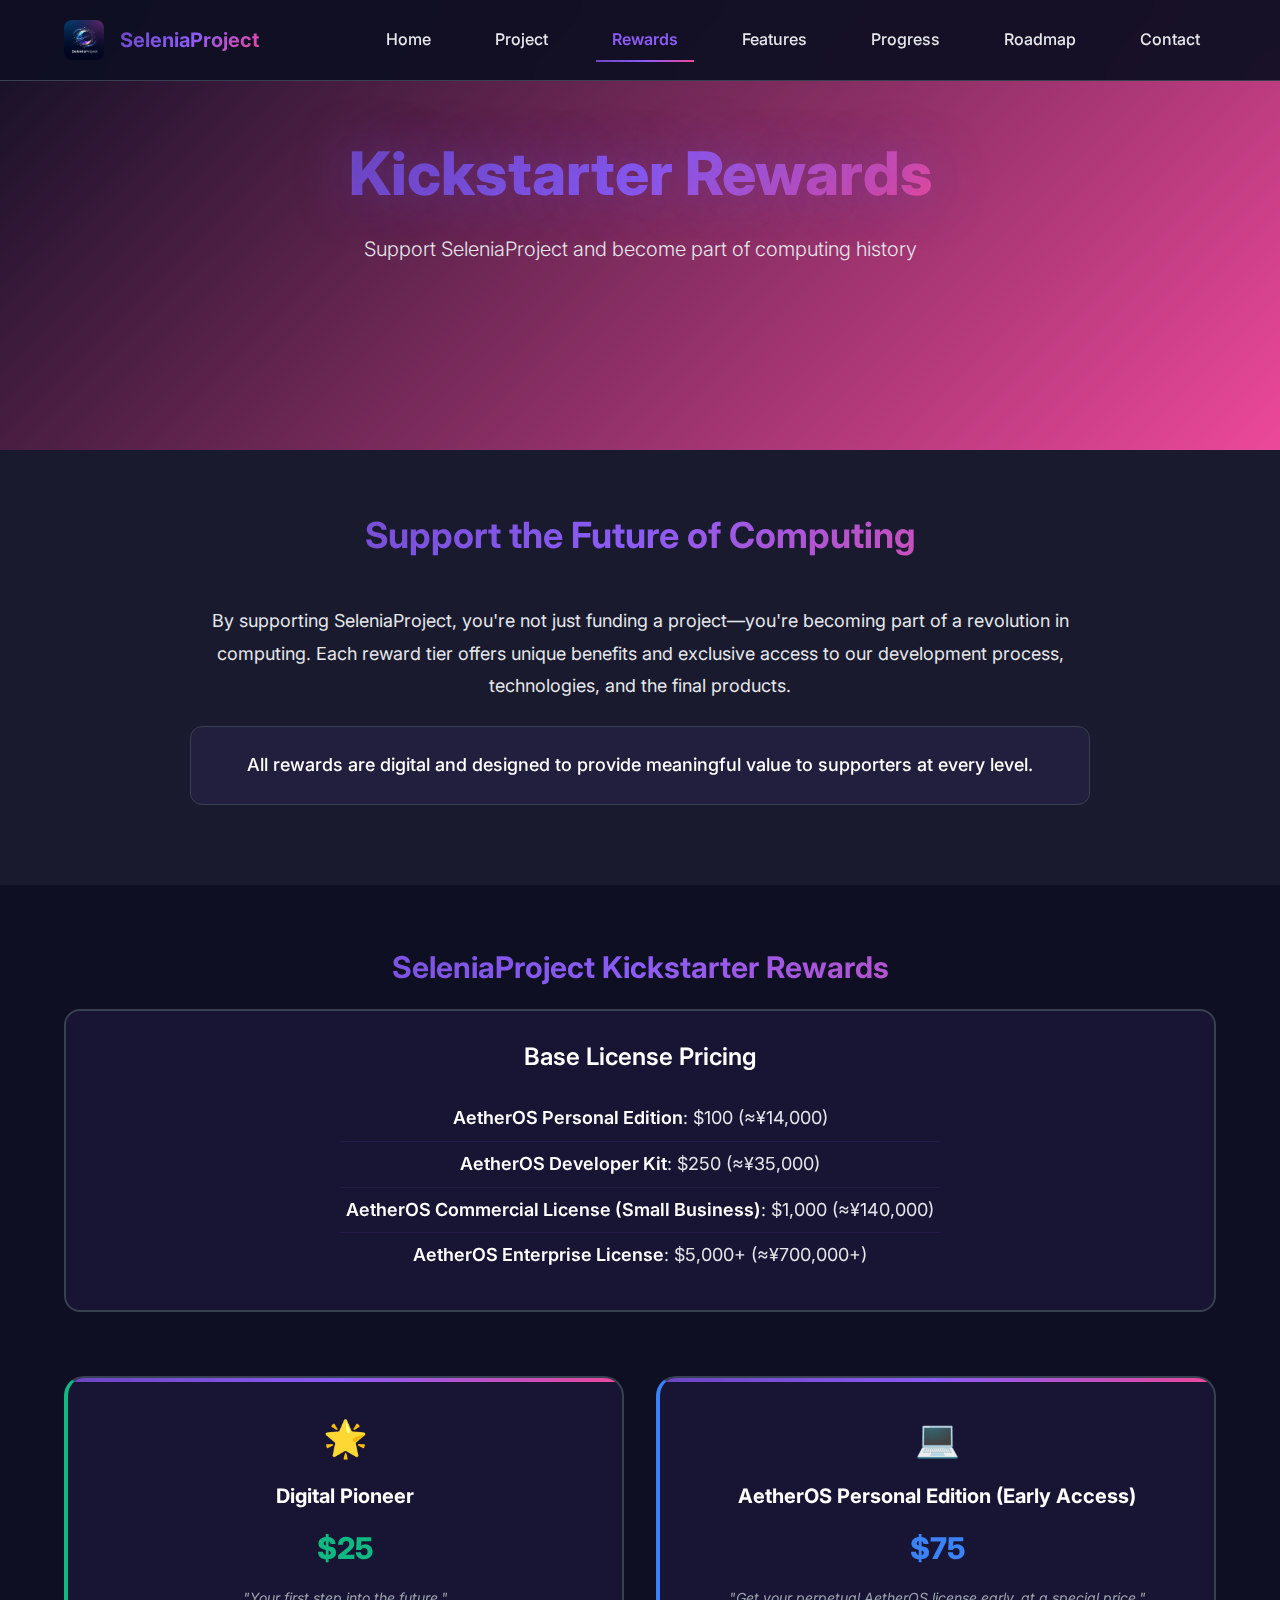
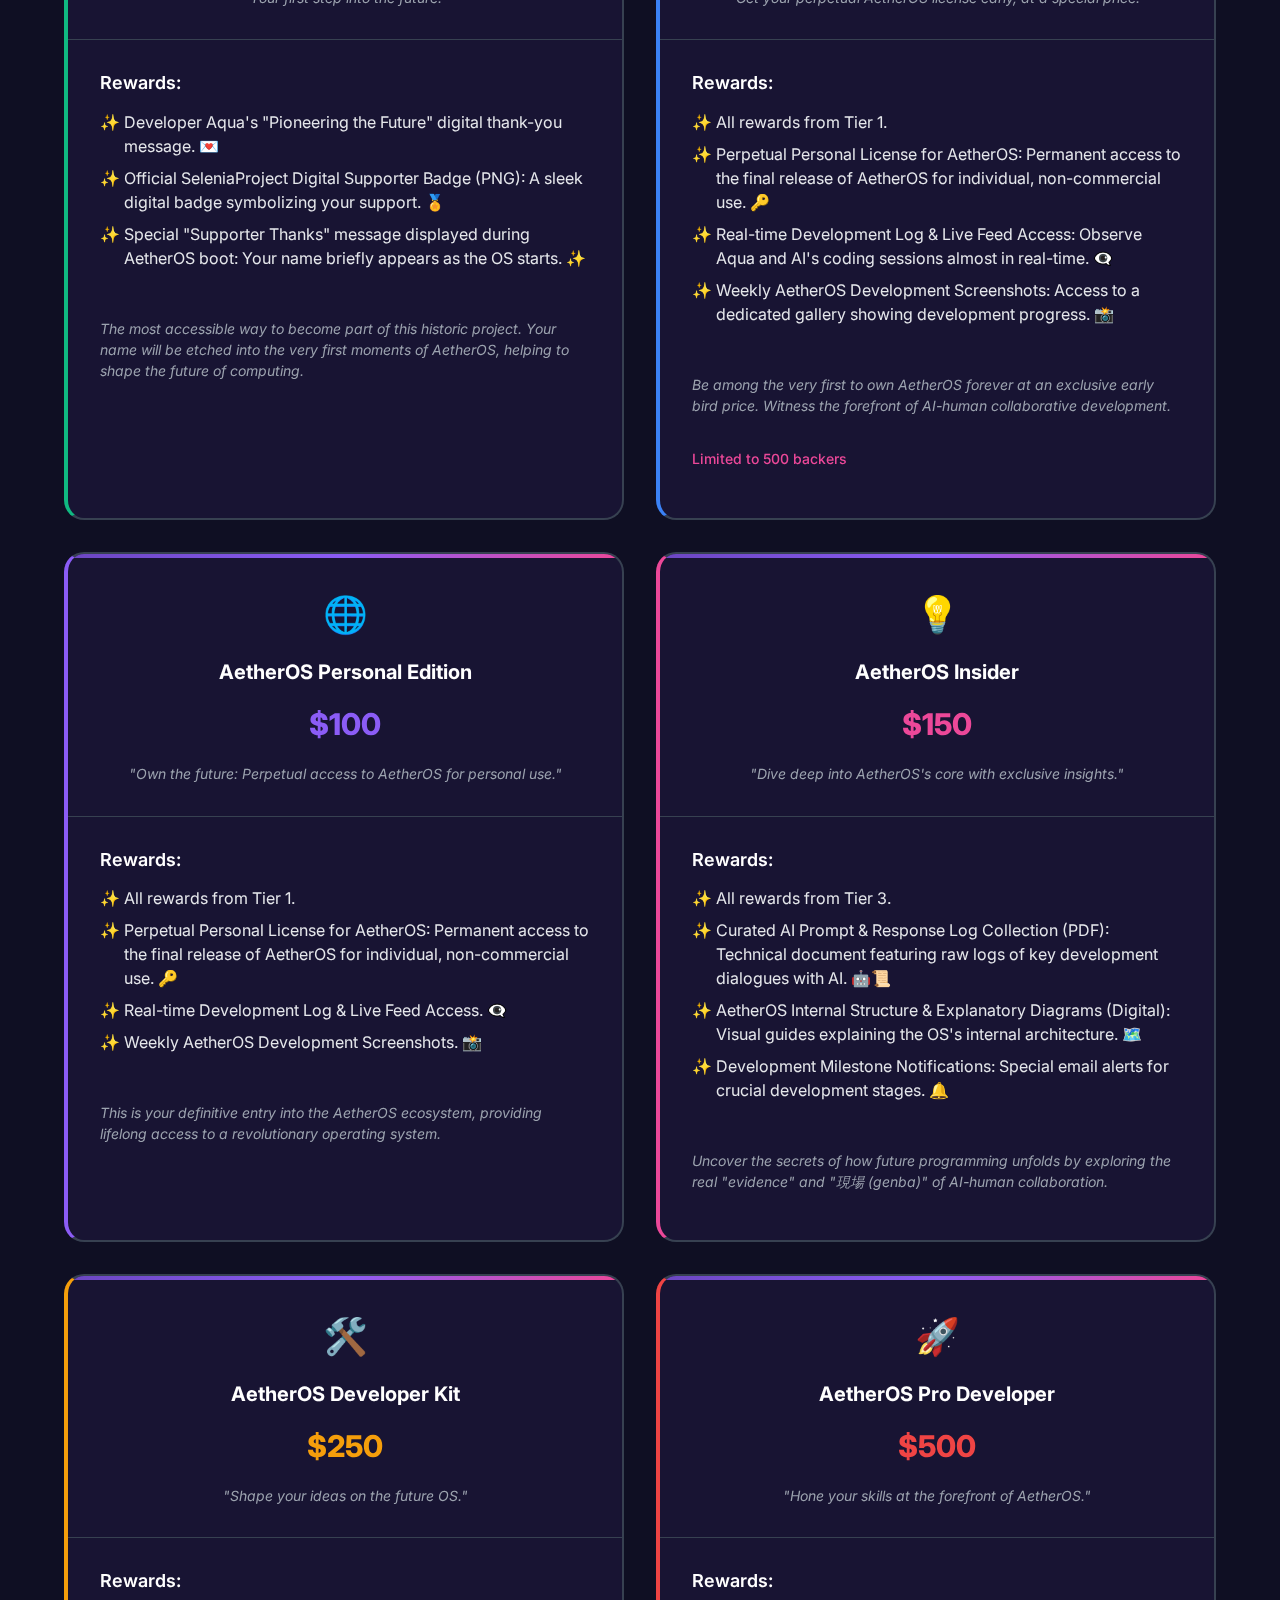
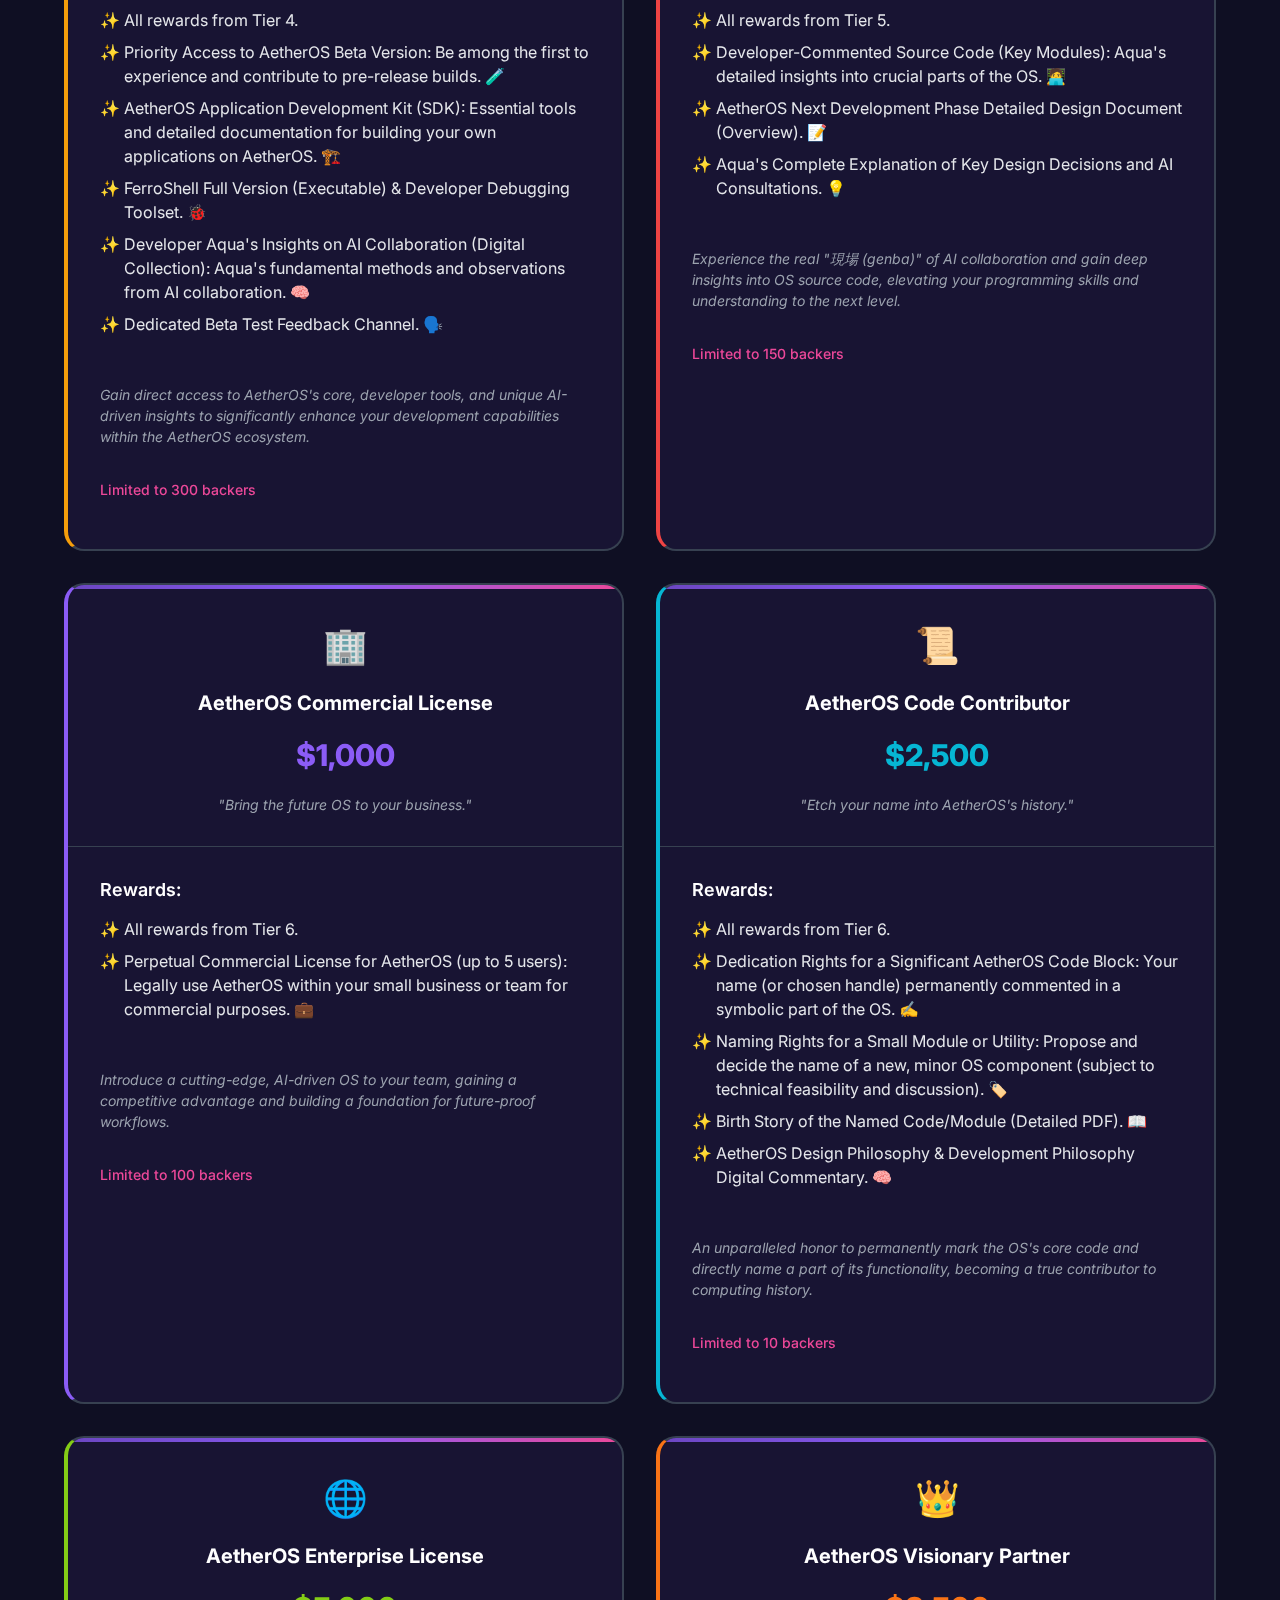
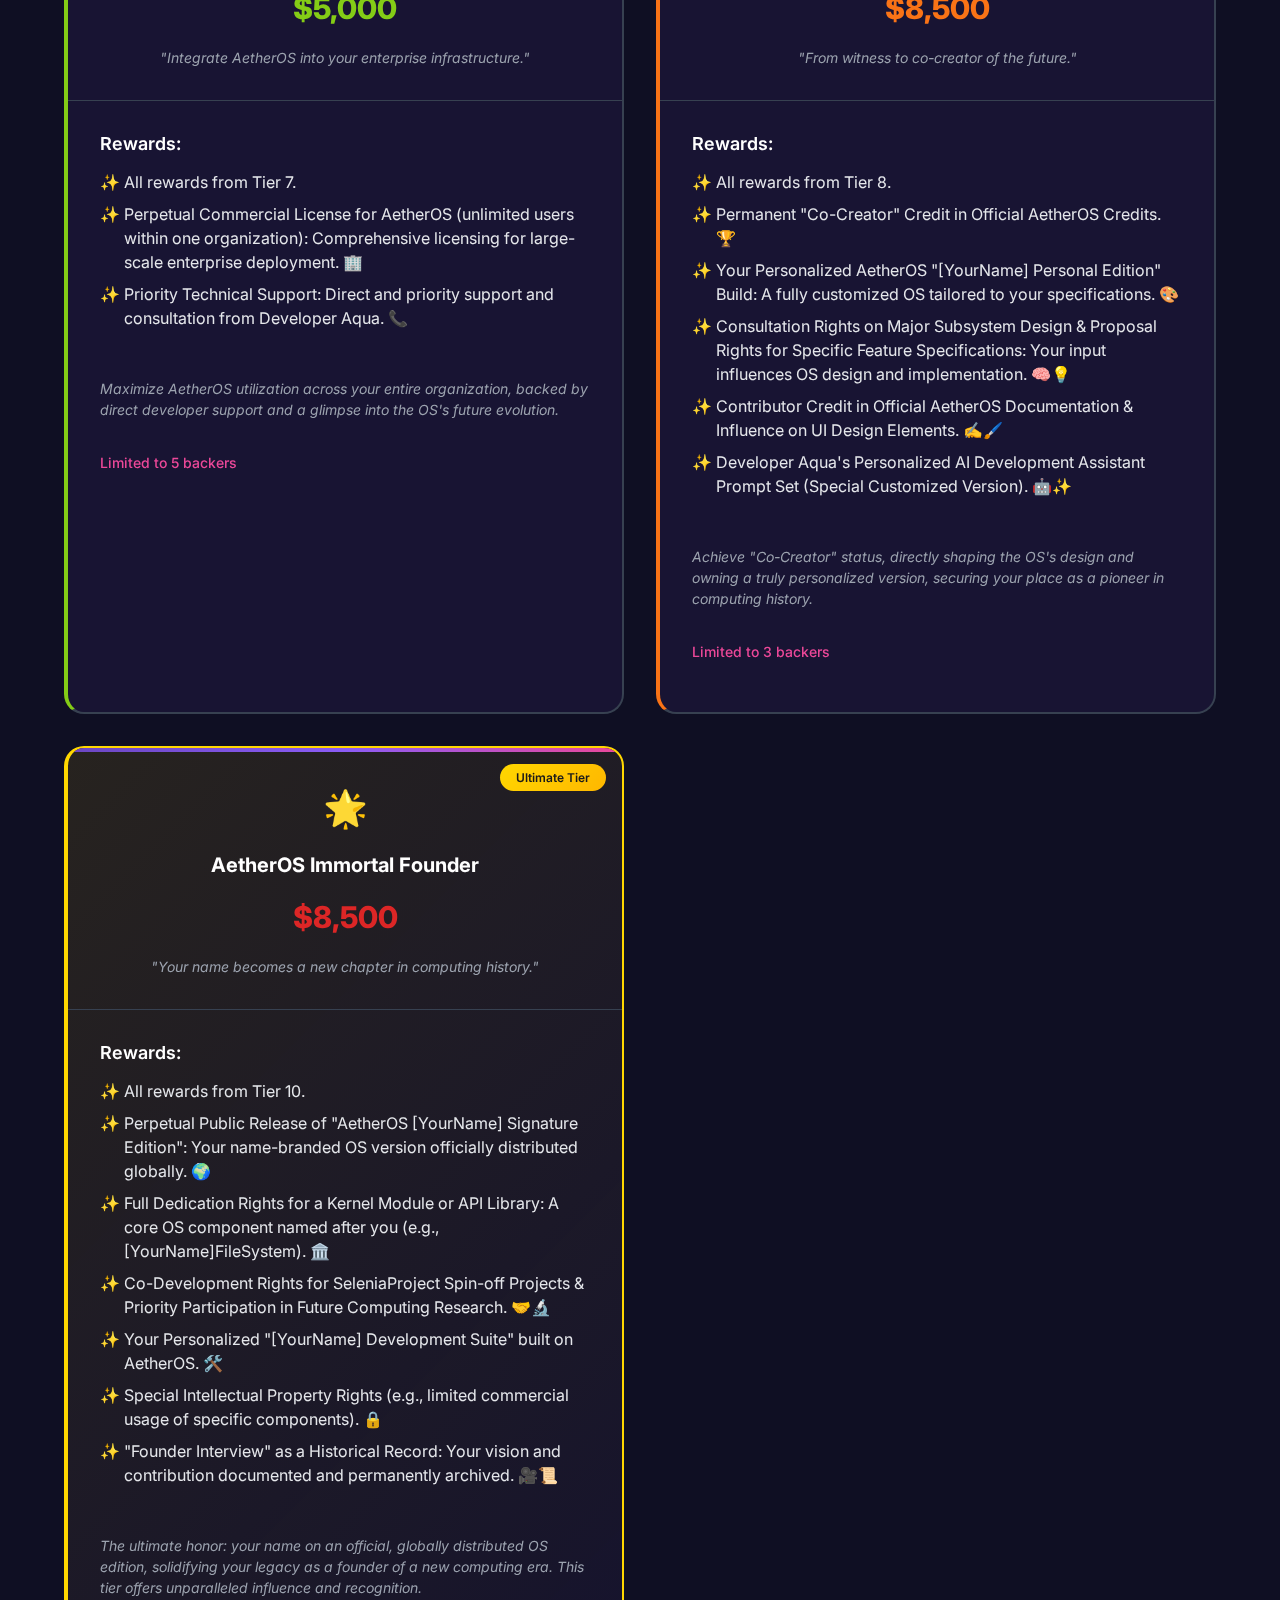
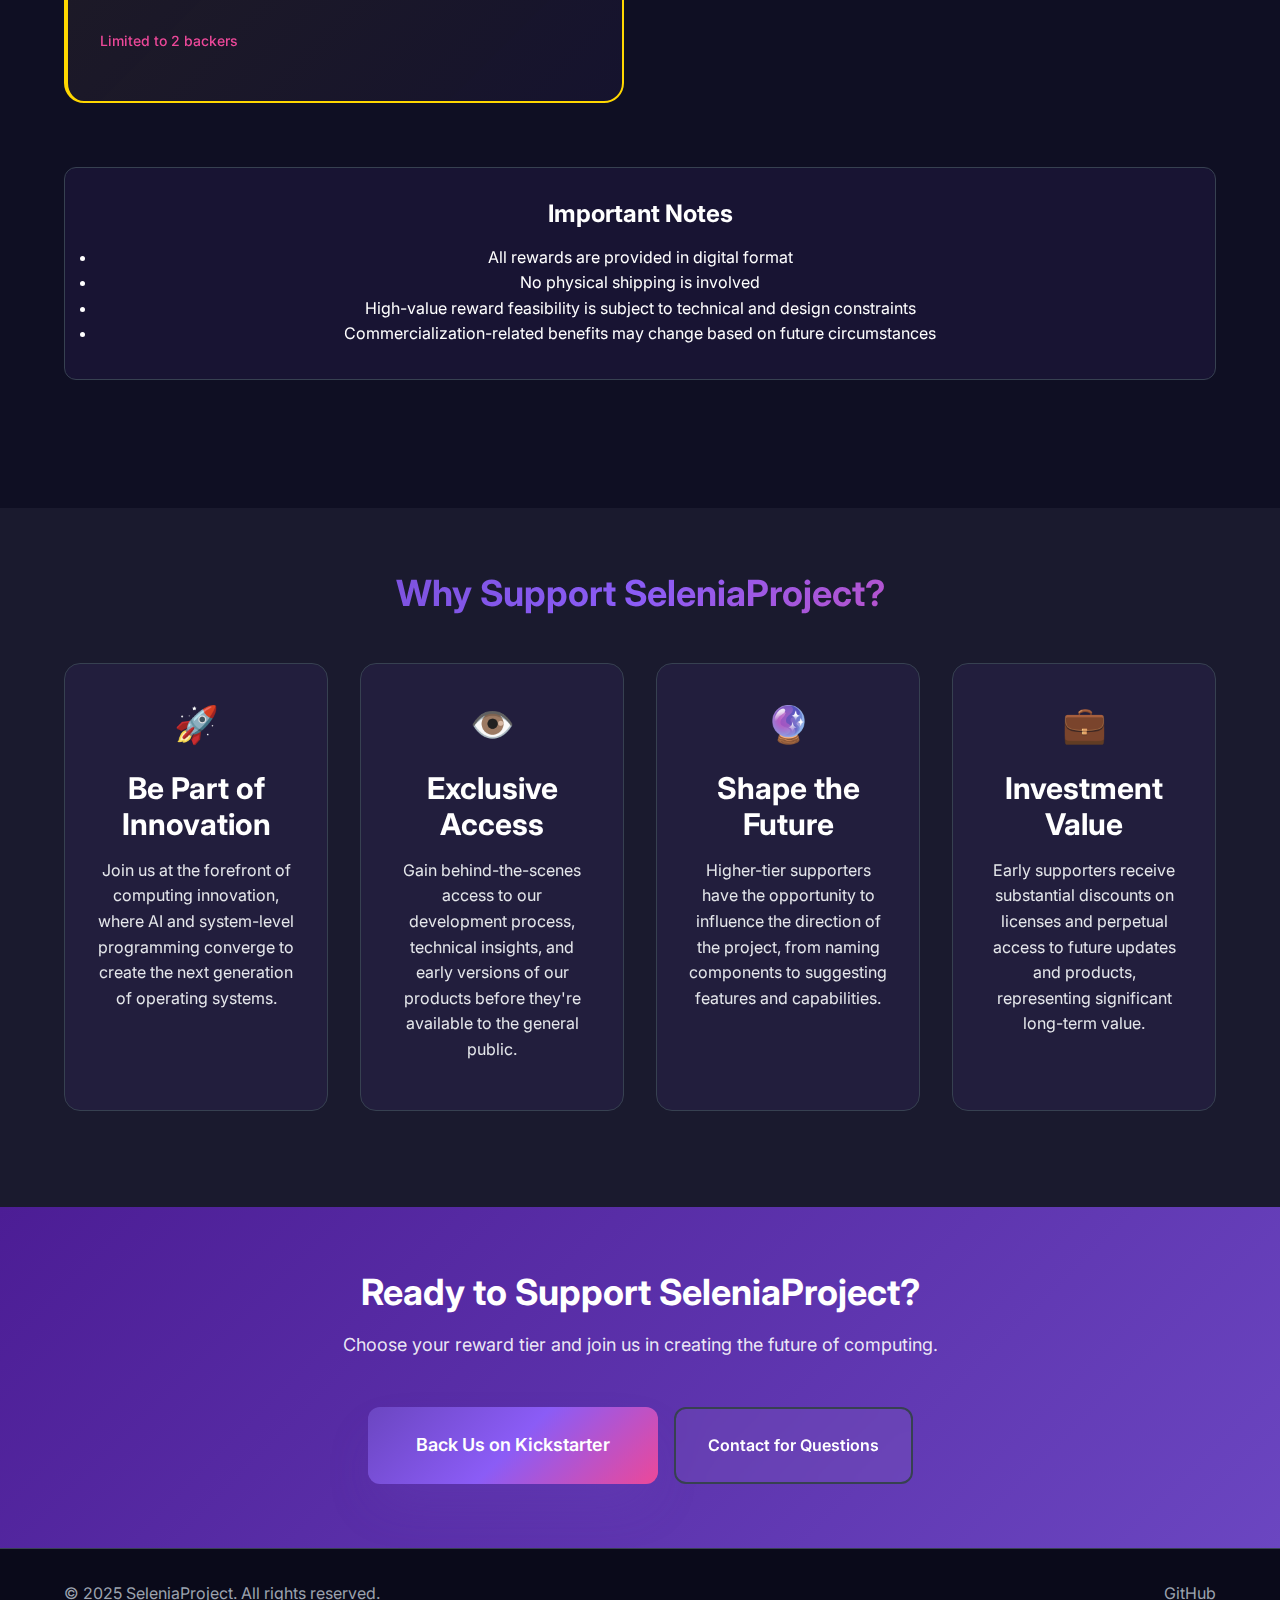
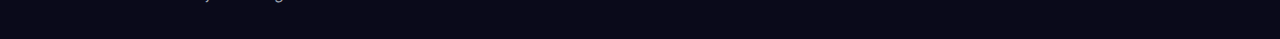
<file: rewards.html>
<!DOCTYPE html>
<html lang="en">
<head>
    <meta charset="UTF-8">
    <meta name="viewport" content="width=device-width, initial-scale=1.0">
    <title>SeleniaProject - Kickstarter Rewards</title>
    <meta name="description" content="SeleniaProject - Support our AI-driven next generation project and receive exclusive rewards.">
    <meta name="keywords" content="SeleniaProject, Kickstarter, Rewards, Support, AetherOS, LumiaDesktop, FerroShell, Selenet, AeroJS">
    <meta name="author" content="Aqua">
    <link rel="stylesheet" href="css/style.css">
    <link rel="preconnect" href="https://fonts.googleapis.com">
    <link rel="preconnect" href="https://fonts.gstatic.com" crossorigin>
    <link href="https://fonts.googleapis.com/css2?family=Inter:wght@300;400;500;600;700&display=swap" rel="stylesheet">
</head>
<body>
    <!-- Navigation Header -->
    <header class="navbar">
        <nav class="nav-container">
            <div class="nav-logo">
                <img src="Logo/SeleniaProject .png" alt="SeleniaProject Logo" class="logo-img">
                <span class="logo-text">SeleniaProject</span>
            </div>
            <ul class="nav-menu">
                <li><a href="index.html" class="nav-link">Home</a></li>
                <li><a href="project.html" class="nav-link">Project</a></li>
                <li><a href="rewards.html" class="nav-link active">Rewards</a></li>
                <li><a href="index.html#features" class="nav-link">Features</a></li>
                <li><a href="index.html#progress" class="nav-link">Progress</a></li>
                <li><a href="index.html#roadmap" class="nav-link">Roadmap</a></li>
                <li><a href="index.html#contact" class="nav-link">Contact</a></li>
            </ul>
            <div class="hamburger">
                <span></span>
                <span></span>
                <span></span>
            </div>
        </nav>
    </header>

    <!-- Hero Section -->
    <section class="hero rewards-hero">
        <div class="hero-container">
            <div class="hero-content">
                <h1 class="hero-title">Kickstarter Rewards</h1>
                <p class="hero-subtitle">Support SeleniaProject and become part of computing history</p>
            </div>
        </div>
    </section>

    <!-- Rewards Introduction -->
    <section class="rewards-intro-section">
        <div class="container">
            <div class="rewards-intro-content">
                <h2 class="section-title">Support the Future of Computing</h2>
                <p class="intro-text">By supporting SeleniaProject, you're not just funding a project—you're becoming part of a revolution in computing. Each reward tier offers unique benefits and exclusive access to our development process, technologies, and the final products.</p>
                <p class="intro-highlight">All rewards are digital and designed to provide meaningful value to supporters at every level.</p>
            </div>
        </div>
    </section>

    <!-- Kickstarter Rewards -->
    <section class="rewards-main">
        <div class="container">
            <div class="kickstarter-rewards">
                <h3>SeleniaProject Kickstarter Rewards</h3>
                <div class="license-pricing">
                    <h4>Base License Pricing</h4>
                    <ul class="license-list">
                        <li><strong>AetherOS Personal Edition</strong>: $100 (≈¥14,000)</li>
                        <li><strong>AetherOS Developer Kit</strong>: $250 (≈¥35,000)</li>
                        <li><strong>AetherOS Commercial License (Small Business)</strong>: $1,000 (≈¥140,000)</li>
                        <li><strong>AetherOS Enterprise License</strong>: $5,000+ (≈¥700,000+)</li>
                    </ul>
                </div>
                
                <div class="rewards-grid">
                    <!-- Tier 1: Digital Pioneer -->
                    <div class="reward-card tier-1">
                        <div class="reward-header">
                            <span class="reward-icon">🌟</span>
                            <h4 class="reward-name">Digital Pioneer</h4>
                            <div class="reward-price">$25</div>
                            <p class="reward-tagline">"Your first step into the future."</p>
                        </div>
                        <div class="reward-content">
                            <h5>Rewards:</h5>
                            <ul class="reward-list">
                                <li>Developer Aqua's "Pioneering the Future" digital thank-you message. 💌</li>
                                <li>Official SeleniaProject Digital Supporter Badge (PNG): A sleek digital badge symbolizing your support. 🏅</li>
                                <li>Special "Supporter Thanks" message displayed during AetherOS boot: Your name briefly appears as the OS starts. ✨</li>
                            </ul>
                            <p class="reward-note">The most accessible way to become part of this historic project. Your name will be etched into the very first moments of AetherOS, helping to shape the future of computing.</p>
                        </div>
                    </div>

                    <!-- Tier 2: AetherOS Personal Edition (Early Access) -->
                    <div class="reward-card tier-2">
                        <div class="reward-header">
                            <span class="reward-icon">💻</span>
                            <h4 class="reward-name">AetherOS Personal Edition (Early Access)</h4>
                            <div class="reward-price">$75</div>
                            <p class="reward-tagline">"Get your perpetual AetherOS license early, at a special price."</p>
                        </div>
                        <div class="reward-content">
                            <h5>Rewards:</h5>
                            <ul class="reward-list">
                                <li>All rewards from Tier 1.</li>
                                <li>Perpetual Personal License for AetherOS: Permanent access to the final release of AetherOS for individual, non-commercial use. 🔑</li>
                                <li>Real-time Development Log & Live Feed Access: Observe Aqua and AI's coding sessions almost in real-time. 👁️‍🗨️</li>
                                <li>Weekly AetherOS Development Screenshots: Access to a dedicated gallery showing development progress. 📸</li>
                            </ul>
                            <p class="reward-note">Be among the very first to own AetherOS forever at an exclusive early bird price. Witness the forefront of AI-human collaborative development.</p>
                            <p class="reward-limit">Limited to 500 backers</p>
                        </div>
                    </div>

                    <!-- Tier 3: AetherOS Personal Edition (Standard) -->
                    <div class="reward-card tier-3">
                        <div class="reward-header">
                            <span class="reward-icon">🌐</span>
                            <h4 class="reward-name">AetherOS Personal Edition</h4>
                            <div class="reward-price">$100</div>
                            <p class="reward-tagline">"Own the future: Perpetual access to AetherOS for personal use."</p>
                        </div>
                        <div class="reward-content">
                            <h5>Rewards:</h5>
                            <ul class="reward-list">
                                <li>All rewards from Tier 1.</li>
                                <li>Perpetual Personal License for AetherOS: Permanent access to the final release of AetherOS for individual, non-commercial use. 🔑</li>
                                <li>Real-time Development Log & Live Feed Access. 👁️‍🗨️</li>
                                <li>Weekly AetherOS Development Screenshots. 📸</li>
                            </ul>
                            <p class="reward-note">This is your definitive entry into the AetherOS ecosystem, providing lifelong access to a revolutionary operating system.</p>
                        </div>
                    </div>

                    <!-- Tier 4: AetherOS Insider -->
                    <div class="reward-card tier-4">
                        <div class="reward-header">
                            <span class="reward-icon">💡</span>
                            <h4 class="reward-name">AetherOS Insider</h4>
                            <div class="reward-price">$150</div>
                            <p class="reward-tagline">"Dive deep into AetherOS's core with exclusive insights."</p>
                        </div>
                        <div class="reward-content">
                            <h5>Rewards:</h5>
                            <ul class="reward-list">
                                <li>All rewards from Tier 3.</li>
                                <li>Curated AI Prompt & Response Log Collection (PDF): Technical document featuring raw logs of key development dialogues with AI. 🤖📜</li>
                                <li>AetherOS Internal Structure & Explanatory Diagrams (Digital): Visual guides explaining the OS's internal architecture. 🗺️</li>
                                <li>Development Milestone Notifications: Special email alerts for crucial development stages. 🔔</li>
                            </ul>
                            <p class="reward-note">Uncover the secrets of how future programming unfolds by exploring the real "evidence" and "現場 (genba)" of AI-human collaboration.</p>
                        </div>
                    </div>

                    <!-- Tier 5: AetherOS Developer Kit -->
                    <div class="reward-card tier-5">
                        <div class="reward-header">
                            <span class="reward-icon">🛠️</span>
                            <h4 class="reward-name">AetherOS Developer Kit</h4>
                            <div class="reward-price">$250</div>
                            <p class="reward-tagline">"Shape your ideas on the future OS."</p>
                        </div>
                        <div class="reward-content">
                            <h5>Rewards:</h5>
                            <ul class="reward-list">
                                <li>All rewards from Tier 4.</li>
                                <li>Priority Access to AetherOS Beta Version: Be among the first to experience and contribute to pre-release builds. 🧪</li>
                                <li>AetherOS Application Development Kit (SDK): Essential tools and detailed documentation for building your own applications on AetherOS. 🏗️</li>
                                <li>FerroShell Full Version (Executable) & Developer Debugging Toolset. 🐞</li>
                                <li>Developer Aqua's Insights on AI Collaboration (Digital Collection): Aqua's fundamental methods and observations from AI collaboration. 🧠</li>
                                <li>Dedicated Beta Test Feedback Channel. 🗣️</li>
                            </ul>
                            <p class="reward-note">Gain direct access to AetherOS's core, developer tools, and unique AI-driven insights to significantly enhance your development capabilities within the AetherOS ecosystem.</p>
                            <p class="reward-limit">Limited to 300 backers</p>
                        </div>
                    </div>

                    <!-- Tier 6: AetherOS Pro Developer -->
                    <div class="reward-card tier-6">
                        <div class="reward-header">
                            <span class="reward-icon">🚀</span>
                            <h4 class="reward-name">AetherOS Pro Developer</h4>
                            <div class="reward-price">$500</div>
                            <p class="reward-tagline">"Hone your skills at the forefront of AetherOS."</p>
                        </div>
                        <div class="reward-content">
                            <h5>Rewards:</h5>
                            <ul class="reward-list">
                                <li>All rewards from Tier 5.</li>
                                <li>Developer-Commented Source Code (Key Modules): Aqua's detailed insights into crucial parts of the OS. 🧑‍💻</li>
                                <li>AetherOS Next Development Phase Detailed Design Document (Overview). 📝</li>
                                <li>Aqua's Complete Explanation of Key Design Decisions and AI Consultations. 💡</li>
                            </ul>
                            <p class="reward-note">Experience the real "現場 (genba)" of AI collaboration and gain deep insights into OS source code, elevating your programming skills and understanding to the next level.</p>
                            <p class="reward-limit">Limited to 150 backers</p>
                        </div>
                    </div>

                    <!-- Tier 7: AetherOS Commercial License -->
                    <div class="reward-card tier-7">
                        <div class="reward-header">
                            <span class="reward-icon">🏢</span>
                            <h4 class="reward-name">AetherOS Commercial License</h4>
                            <div class="reward-price">$1,000</div>
                            <p class="reward-tagline">"Bring the future OS to your business."</p>
                        </div>
                        <div class="reward-content">
                            <h5>Rewards:</h5>
                            <ul class="reward-list">
                                <li>All rewards from Tier 6.</li>
                                <li>Perpetual Commercial License for AetherOS (up to 5 users): Legally use AetherOS within your small business or team for commercial purposes. 💼</li>
                            </ul>
                            <p class="reward-note">Introduce a cutting-edge, AI-driven OS to your team, gaining a competitive advantage and building a foundation for future-proof workflows.</p>
                            <p class="reward-limit">Limited to 100 backers</p>
                        </div>
                    </div>

                    <!-- Tier 8: AetherOS Code Contributor -->
                    <div class="reward-card tier-8">
                        <div class="reward-header">
                            <span class="reward-icon">📜</span>
                            <h4 class="reward-name">AetherOS Code Contributor</h4>
                            <div class="reward-price">$2,500</div>
                            <p class="reward-tagline">"Etch your name into AetherOS's history."</p>
                        </div>
                        <div class="reward-content">
                            <h5>Rewards:</h5>
                            <ul class="reward-list">
                                <li>All rewards from Tier 6.</li>
                                <li>Dedication Rights for a Significant AetherOS Code Block: Your name (or chosen handle) permanently commented in a symbolic part of the OS. ✍️</li>
                                <li>Naming Rights for a Small Module or Utility: Propose and decide the name of a new, minor OS component (subject to technical feasibility and discussion). 🏷️</li>
                                <li>Birth Story of the Named Code/Module (Detailed PDF). 📖</li>
                                <li>AetherOS Design Philosophy & Development Philosophy Digital Commentary. 🧠</li>
                            </ul>
                            <p class="reward-note">An unparalleled honor to permanently mark the OS's core code and directly name a part of its functionality, becoming a true contributor to computing history.</p>
                            <p class="reward-limit">Limited to 10 backers</p>
                        </div>
                    </div>

                    <!-- Tier 9: AetherOS Enterprise License -->
                    <div class="reward-card tier-9">
                        <div class="reward-header">
                            <span class="reward-icon">🌐</span>
                            <h4 class="reward-name">AetherOS Enterprise License</h4>
                            <div class="reward-price">$5,000</div>
                            <p class="reward-tagline">"Integrate AetherOS into your enterprise infrastructure."</p>
                        </div>
                        <div class="reward-content">
                            <h5>Rewards:</h5>
                            <ul class="reward-list">
                                <li>All rewards from Tier 7.</li>
                                <li>Perpetual Commercial License for AetherOS (unlimited users within one organization): Comprehensive licensing for large-scale enterprise deployment. 🏢</li>
                                <li>Priority Technical Support: Direct and priority support and consultation from Developer Aqua. 📞</li>
                            </ul>
                            <p class="reward-note">Maximize AetherOS utilization across your entire organization, backed by direct developer support and a glimpse into the OS's future evolution.</p>
                            <p class="reward-limit">Limited to 5 backers</p>
                        </div>
                    </div>

                    <!-- Tier 10: AetherOS Visionary Partner -->
                    <div class="reward-card tier-10">
                        <div class="reward-header">
                            <span class="reward-icon">👑</span>
                            <h4 class="reward-name">AetherOS Visionary Partner</h4>
                            <div class="reward-price">$8,500</div>
                            <p class="reward-tagline">"From witness to co-creator of the future."</p>
                        </div>
                        <div class="reward-content">
                            <h5>Rewards:</h5>
                            <ul class="reward-list">
                                <li>All rewards from Tier 8.</li>
                                <li>Permanent "Co-Creator" Credit in Official AetherOS Credits. 🏆</li>
                                <li>Your Personalized AetherOS "[YourName] Personal Edition" Build: A fully customized OS tailored to your specifications. 🎨</li>
                                <li>Consultation Rights on Major Subsystem Design & Proposal Rights for Specific Feature Specifications: Your input influences OS design and implementation. 🧠💡</li>
                                <li>Contributor Credit in Official AetherOS Documentation & Influence on UI Design Elements. ✍️🖌️</li>
                                <li>Developer Aqua's Personalized AI Development Assistant Prompt Set (Special Customized Version). 🤖✨</li>
                            </ul>
                            <p class="reward-note">Achieve "Co-Creator" status, directly shaping the OS's design and owning a truly personalized version, securing your place as a pioneer in computing history.</p>
                            <p class="reward-limit">Limited to 3 backers</p>
                        </div>
                    </div>

                    <!-- Tier 11: AetherOS Immortal Founder -->
                    <div class="reward-card tier-11 ultimate">
                        <div class="ultimate-badge">Ultimate Tier</div>
                        <div class="reward-header">
                            <span class="reward-icon">🌟</span>
                            <h4 class="reward-name">AetherOS Immortal Founder</h4>
                            <div class="reward-price">$8,500</div>
                            <p class="reward-tagline">"Your name becomes a new chapter in computing history."</p>
                        </div>
                        <div class="reward-content">
                            <h5>Rewards:</h5>
                            <ul class="reward-list">
                                <li>All rewards from Tier 10.</li>
                                <li>Perpetual Public Release of "AetherOS [YourName] Signature Edition": Your name-branded OS version officially distributed globally. 🌍</li>
                                <li>Full Dedication Rights for a Kernel Module or API Library: A core OS component named after you (e.g., [YourName]FileSystem). 🏛️</li>
                                <li>Co-Development Rights for SeleniaProject Spin-off Projects & Priority Participation in Future Computing Research. 🤝🔬</li>
                                <li>Your Personalized "[YourName] Development Suite" built on AetherOS. 🛠️</li>
                                <li>Special Intellectual Property Rights (e.g., limited commercial usage of specific components). 🔒</li>
                                <li>"Founder Interview" as a Historical Record: Your vision and contribution documented and permanently archived. 🎥📜</li>
                            </ul>
                            <p class="reward-note">The ultimate honor: your name on an official, globally distributed OS edition, solidifying your legacy as a founder of a new computing era. This tier offers unparalleled influence and recognition.</p>
                            <p class="reward-limit">Limited to 2 backers</p>
                        </div>
                    </div>
                </div>

                <div class="rewards-footer">
                    <h4>Important Notes</h4>
                    <ul>
                        <li>All rewards are provided in digital format</li>
                        <li>No physical shipping is involved</li>
                        <li>High-value reward feasibility is subject to technical and design constraints</li>
                        <li>Commercialization-related benefits may change based on future circumstances</li>
                    </ul>
                </div>
            </div>
        </div>
    </section>

    <!-- Reward Benefits -->
    <section class="reward-benefits">
        <div class="container">
            <h2 class="section-title">Why Support SeleniaProject?</h2>
            <div class="benefits-grid">
                <div class="benefit-card">
                    <div class="benefit-icon">🚀</div>
                    <h3>Be Part of Innovation</h3>
                    <p>Join us at the forefront of computing innovation, where AI and system-level programming converge to create the next generation of operating systems.</p>
                </div>
                <div class="benefit-card">
                    <div class="benefit-icon">👁️</div>
                    <h3>Exclusive Access</h3>
                    <p>Gain behind-the-scenes access to our development process, technical insights, and early versions of our products before they're available to the general public.</p>
                </div>
                <div class="benefit-card">
                    <div class="benefit-icon">🔮</div>
                    <h3>Shape the Future</h3>
                    <p>Higher-tier supporters have the opportunity to influence the direction of the project, from naming components to suggesting features and capabilities.</p>
                </div>
                <div class="benefit-card">
                    <div class="benefit-icon">💼</div>
                    <h3>Investment Value</h3>
                    <p>Early supporters receive substantial discounts on licenses and perpetual access to future updates and products, representing significant long-term value.</p>
                </div>
            </div>
        </div>
    </section>

    <!-- Support CTA -->
    <section class="support-cta">
        <div class="container">
            <h2>Ready to Support SeleniaProject?</h2>
            <p>Choose your reward tier and join us in creating the future of computing.</p>
            <div class="cta-buttons">
                <a href="#" class="btn btn-primary btn-large">Back Us on Kickstarter</a>
                <a href="index.html#contact" class="btn btn-secondary">Contact for Questions</a>
            </div>
        </div>
    </section>

    <!-- Footer -->
    <footer class="footer">
        <div class="container">
            <div class="footer-content">
                <p>&copy; 2025 SeleniaProject. All rights reserved.</p>
                <div class="footer-links">
                    <a href="https://github.com/SeleniaProject" target="_blank">GitHub</a>
                </div>
            </div>
        </div>
    </footer>

    <script src="js/script.js"></script>
</body>
</html>
</file>
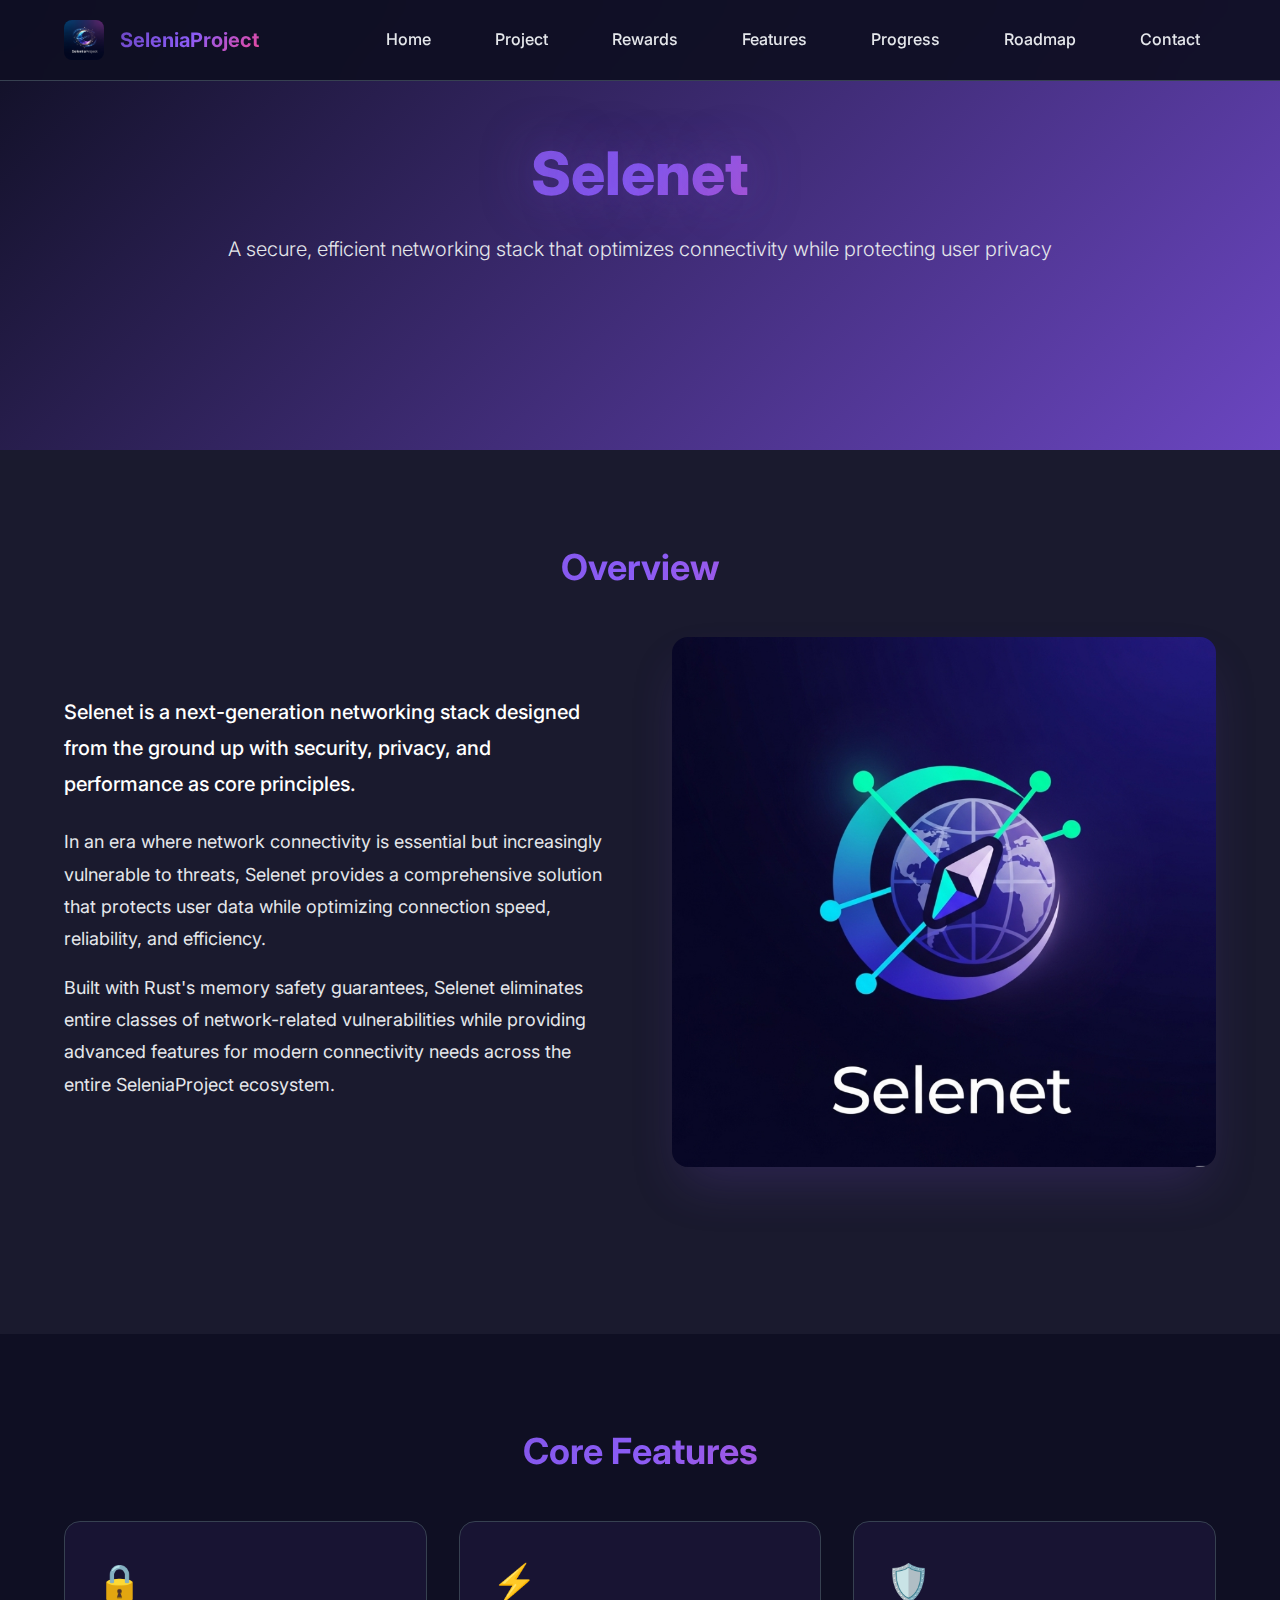
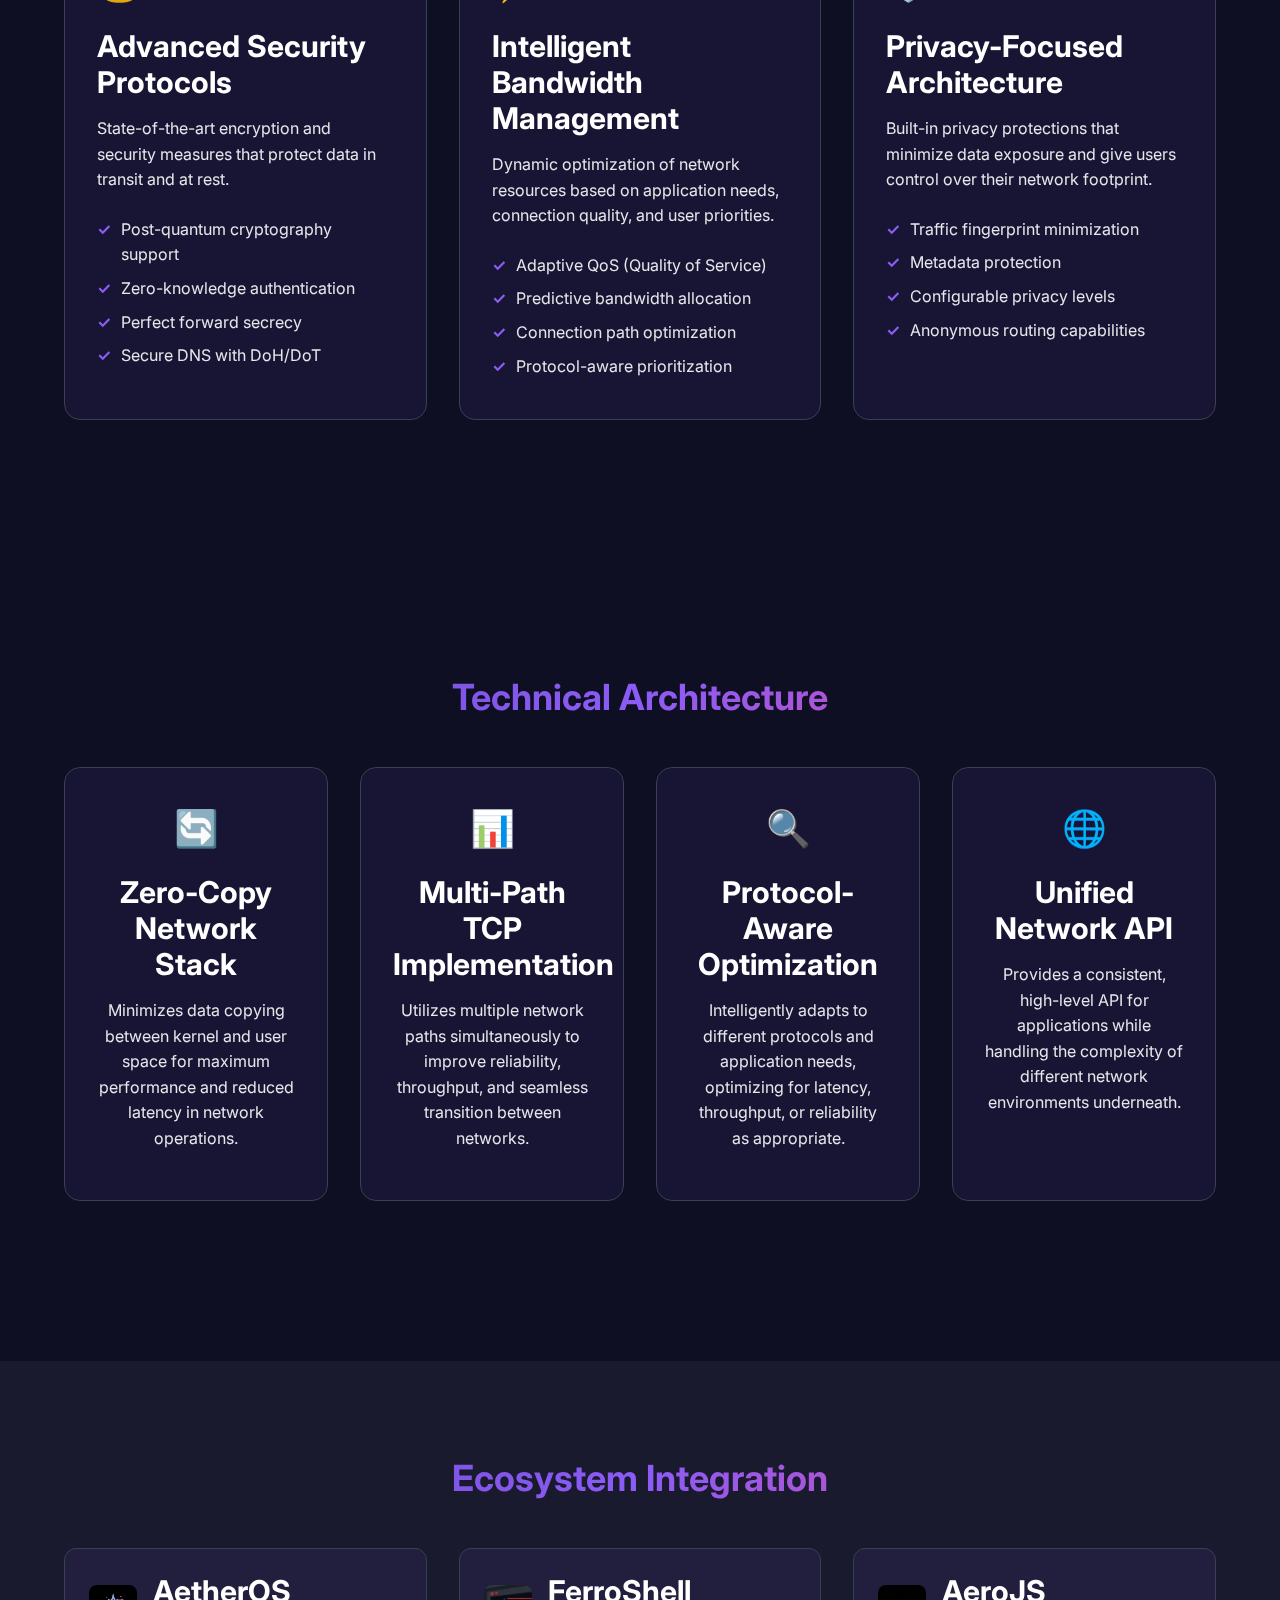
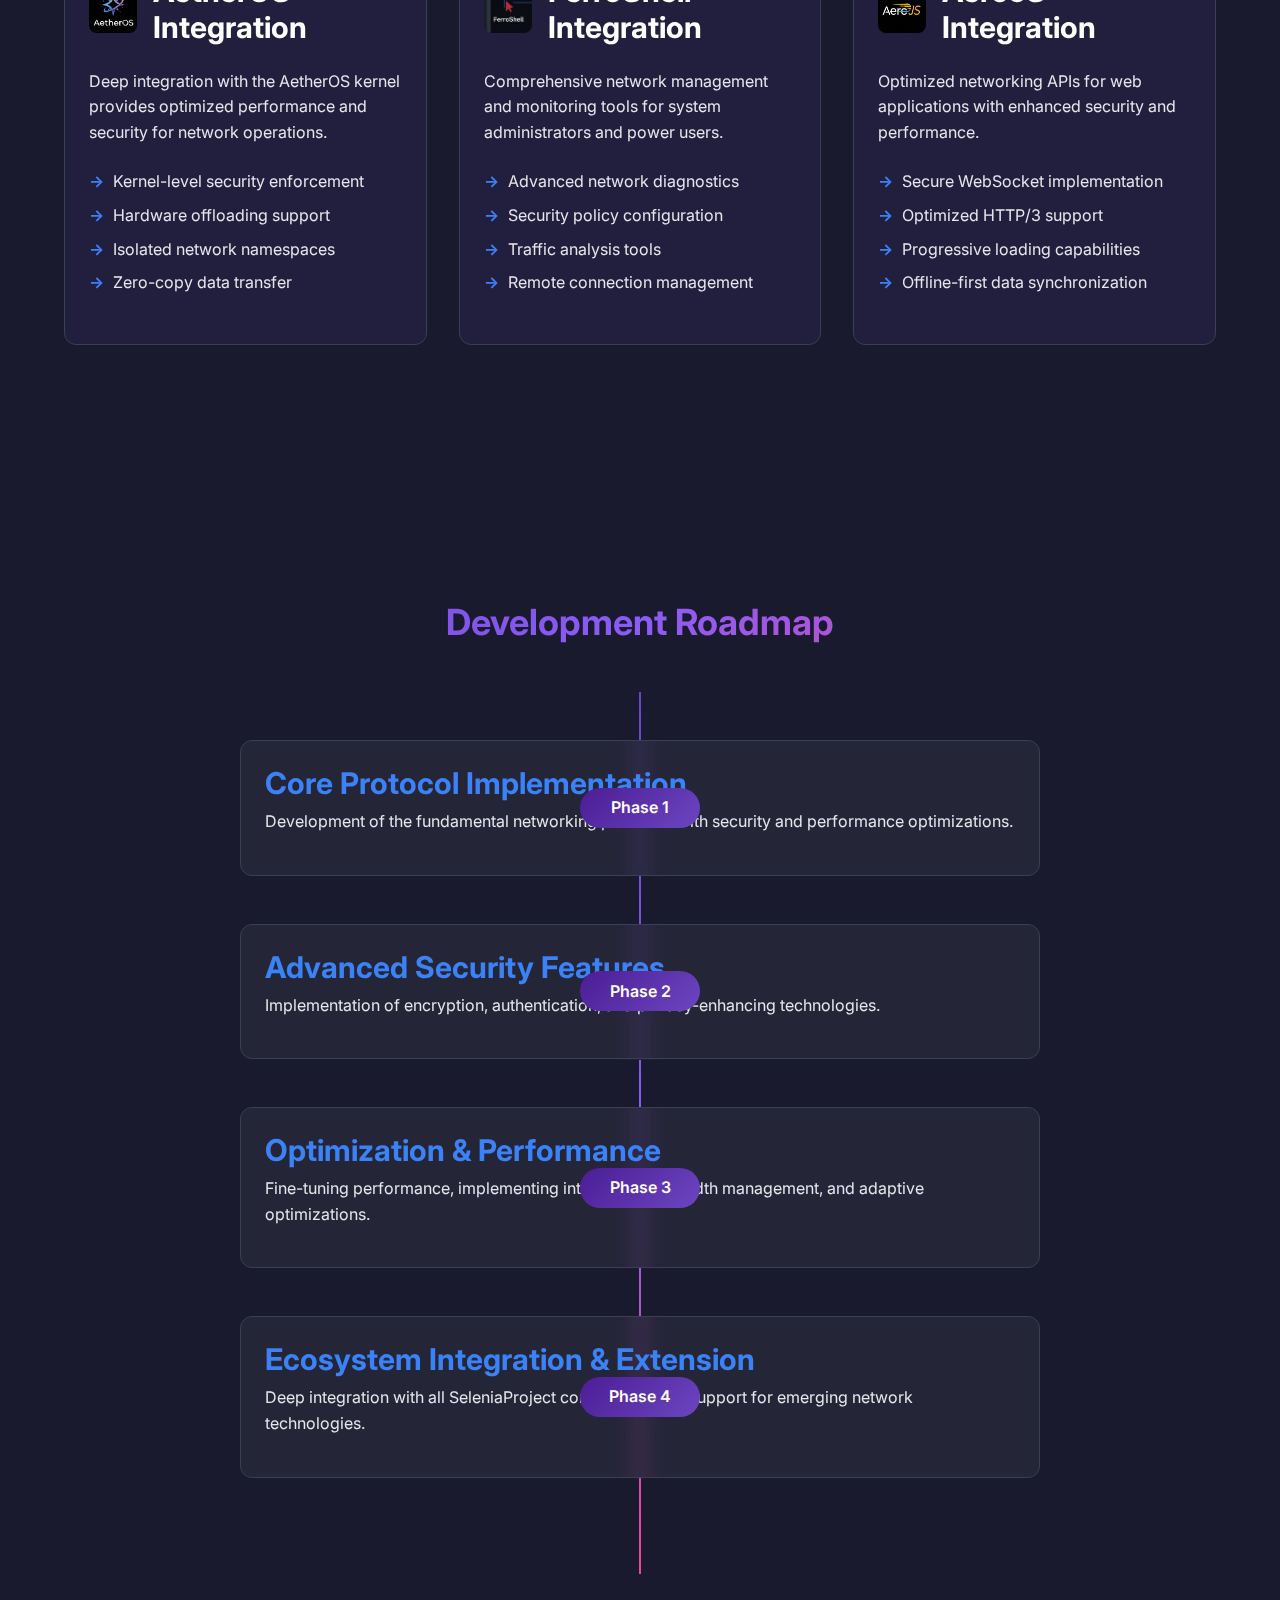
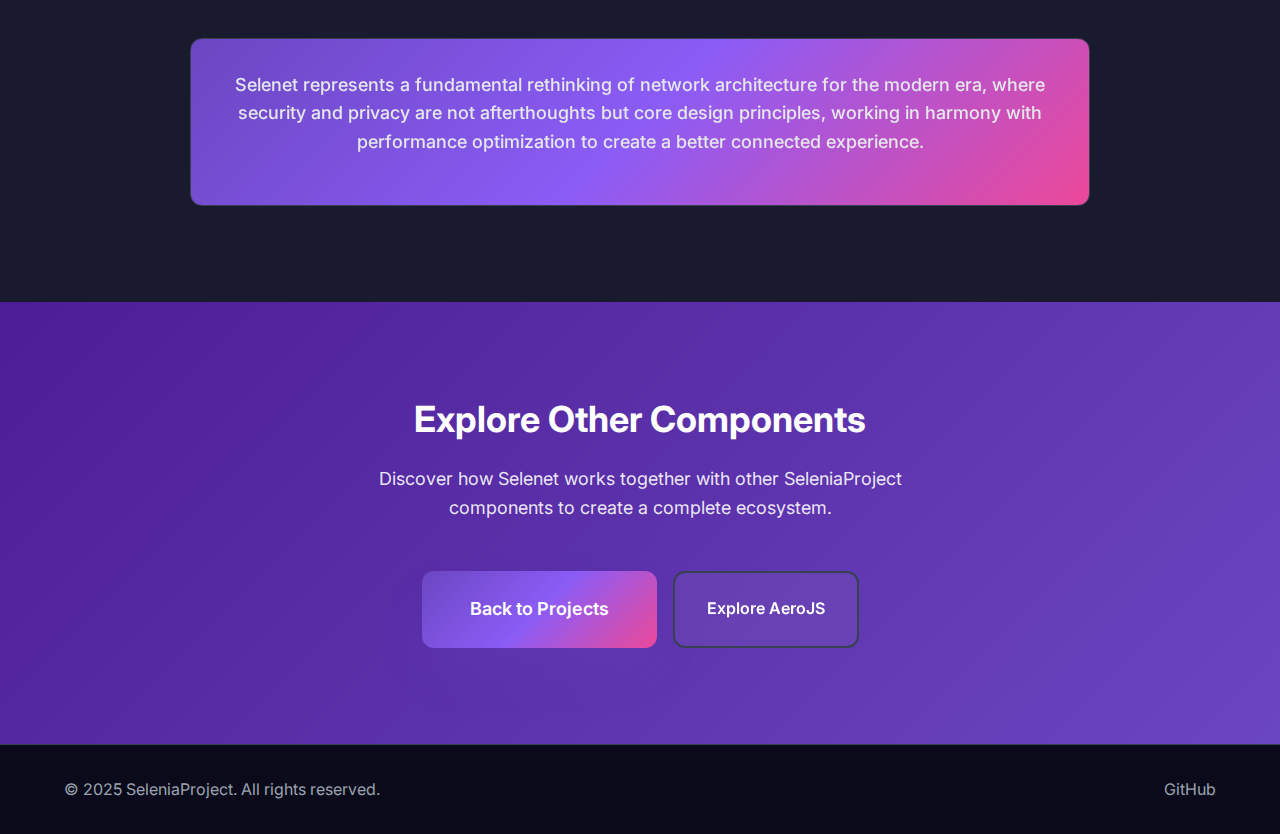
<file: Selenet.html>
<!DOCTYPE html>
<html lang="en">
<head>
    <meta charset="UTF-8">
    <meta name="viewport" content="width=device-width, initial-scale=1.0">
    <title>SeleniaProject - Selenet</title>
    <meta name="description" content="Selenet - A secure, efficient networking stack that optimizes connectivity while protecting user privacy and data.">
    <meta name="keywords" content="SeleniaProject, Selenet, Networking, Security, Privacy, Encryption, Rust, Optimization">
    <meta name="author" content="Aqua">
    <link rel="stylesheet" href="css/style.css">
    <link rel="preconnect" href="https://fonts.googleapis.com">
    <link rel="preconnect" href="https://fonts.gstatic.com" crossorigin>
    <link href="https://fonts.googleapis.com/css2?family=Inter:wght@300;400;500;600;700&display=swap" rel="stylesheet">
</head>
<body>
    <!-- Navigation Header -->
    <header class="navbar">
        <nav class="nav-container">
            <div class="nav-logo">
                <img src="Logo/SeleniaProject .png" alt="SeleniaProject Logo" class="logo-img">
                <span class="logo-text">SeleniaProject</span>
            </div>
            <ul class="nav-menu">
                <li><a href="index.html" class="nav-link">Home</a></li>
                <li><a href="project.html" class="nav-link">Project</a></li>
                <li><a href="rewards.html" class="nav-link">Rewards</a></li>
                <li><a href="index.html#features" class="nav-link">Features</a></li>
                <li><a href="index.html#progress" class="nav-link">Progress</a></li>
                <li><a href="index.html#roadmap" class="nav-link">Roadmap</a></li>
                <li><a href="index.html#contact" class="nav-link">Contact</a></li>
            </ul>
            <div class="hamburger">
                <span></span>
                <span></span>
                <span></span>
            </div>
        </nav>
    </header>

    <!-- Hero Section -->
    <section class="hero project-hero">
        <div class="hero-container">
            <div class="hero-content">
                <h1 class="hero-title">Selenet</h1>
                <p class="hero-subtitle">A secure, efficient networking stack that optimizes connectivity while protecting user privacy</p>
            </div>
        </div>
    </section>

    <!-- Project Overview Section -->
    <section class="project-vision">
        <div class="container">
            <h2 class="section-title">Overview</h2>
            <div class="vision-content">
                <div class="vision-text">
                    <p class="vision-lead">Selenet is a next-generation networking stack designed from the ground up with security, privacy, and performance as core principles.</p>
                    <p>In an era where network connectivity is essential but increasingly vulnerable to threats, Selenet provides a comprehensive solution that protects user data while optimizing connection speed, reliability, and efficiency.</p>
                    <p>Built with Rust's memory safety guarantees, Selenet eliminates entire classes of network-related vulnerabilities while providing advanced features for modern connectivity needs across the entire SeleniaProject ecosystem.</p>
                </div>
                <div class="vision-image">
                    <img src="Logo/Selenet.png" alt="Selenet Logo" class="vision-img">
                </div>
            </div>
        </div>
    </section>

    <!-- Core Features Section -->
    <section class="core-technology">
        <div class="container">
            <h2 class="section-title">Core Features</h2>
            <div class="tech-grid">
                <div class="tech-card">
                    <div class="tech-icon">🔒</div>
                    <h3>Advanced Security Protocols</h3>
                    <p>State-of-the-art encryption and security measures that protect data in transit and at rest.</p>
                    <ul class="tech-features">
                        <li>Post-quantum cryptography support</li>
                        <li>Zero-knowledge authentication</li>
                        <li>Perfect forward secrecy</li>
                        <li>Secure DNS with DoH/DoT</li>
                    </ul>
                </div>

                <div class="tech-card">
                    <div class="tech-icon">⚡</div>
                    <h3>Intelligent Bandwidth Management</h3>
                    <p>Dynamic optimization of network resources based on application needs, connection quality, and user priorities.</p>
                    <ul class="tech-features">
                        <li>Adaptive QoS (Quality of Service)</li>
                        <li>Predictive bandwidth allocation</li>
                        <li>Connection path optimization</li>
                        <li>Protocol-aware prioritization</li>
                    </ul>
                </div>

                <div class="tech-card">
                    <div class="tech-icon">🛡️</div>
                    <h3>Privacy-Focused Architecture</h3>
                    <p>Built-in privacy protections that minimize data exposure and give users control over their network footprint.</p>
                    <ul class="tech-features">
                        <li>Traffic fingerprint minimization</li>
                        <li>Metadata protection</li>
                        <li>Configurable privacy levels</li>
                        <li>Anonymous routing capabilities</li>
                    </ul>
                </div>
            </div>
        </div>
    </section>

    <!-- Technical Details Section -->
    <section class="development-approach">
        <div class="container">
            <h2 class="section-title">Technical Architecture</h2>
            <div class="approach-content">
                <div class="approach-item">
                    <div class="approach-icon">🔄</div>
                    <h3>Zero-Copy Network Stack</h3>
                    <p>Minimizes data copying between kernel and user space for maximum performance and reduced latency in network operations.</p>
                </div>
                <div class="approach-item">
                    <div class="approach-icon">📊</div>
                    <h3>Multi-Path TCP Implementation</h3>
                    <p>Utilizes multiple network paths simultaneously to improve reliability, throughput, and seamless transition between networks.</p>
                </div>
                <div class="approach-item">
                    <div class="approach-icon">🔍</div>
                    <h3>Protocol-Aware Optimization</h3>
                    <p>Intelligently adapts to different protocols and application needs, optimizing for latency, throughput, or reliability as appropriate.</p>
                </div>
                <div class="approach-item">
                    <div class="approach-icon">🌐</div>
                    <h3>Unified Network API</h3>
                    <p>Provides a consistent, high-level API for applications while handling the complexity of different network environments underneath.</p>
                </div>
            </div>
        </div>
    </section>

    <!-- Integration Section -->
    <section class="project-components">
        <div class="container">
            <h2 class="section-title">Ecosystem Integration</h2>
            <div class="components-list">
                <div class="component-item detailed">
                    <div class="component-header">
                        <img src="Logo/AetherOS.png" alt="AetherOS Logo" class="component-logo">
                        <h3>AetherOS Integration</h3>
                    </div>
                    <div class="component-description">
                        <p>Deep integration with the AetherOS kernel provides optimized performance and security for network operations.</p>
                        <ul>
                            <li>Kernel-level security enforcement</li>
                            <li>Hardware offloading support</li>
                            <li>Isolated network namespaces</li>
                            <li>Zero-copy data transfer</li>
                        </ul>
                    </div>
                </div>

                <div class="component-item detailed">
                    <div class="component-header">
                        <img src="Logo/FerroShell.png" alt="FerroShell Logo" class="component-logo">
                        <h3>FerroShell Integration</h3>
                    </div>
                    <div class="component-description">
                        <p>Comprehensive network management and monitoring tools for system administrators and power users.</p>
                        <ul>
                            <li>Advanced network diagnostics</li>
                            <li>Security policy configuration</li>
                            <li>Traffic analysis tools</li>
                            <li>Remote connection management</li>
                        </ul>
                    </div>
                </div>

                <div class="component-item detailed">
                    <div class="component-header">
                        <img src="Logo/AeroJS.png" alt="AeroJS Logo" class="component-logo">
                        <h3>AeroJS Integration</h3>
                    </div>
                    <div class="component-description">
                        <p>Optimized networking APIs for web applications with enhanced security and performance.</p>
                        <ul>
                            <li>Secure WebSocket implementation</li>
                            <li>Optimized HTTP/3 support</li>
                            <li>Progressive loading capabilities</li>
                            <li>Offline-first data synchronization</li>
                        </ul>
                    </div>
                </div>
            </div>
        </div>
    </section>

    <!-- Development Roadmap Section -->
    <section class="future-vision">
        <div class="container">
            <h2 class="section-title">Development Roadmap</h2>
            <div class="vision-timeline">
                <div class="timeline-phase">
                    <div class="phase-marker">Phase 1</div>
                    <div class="phase-content">
                        <h3>Core Protocol Implementation</h3>
                        <p>Development of the fundamental networking protocols with security and performance optimizations.</p>
                    </div>
                </div>
                <div class="timeline-phase">
                    <div class="phase-marker">Phase 2</div>
                    <div class="phase-content">
                        <h3>Advanced Security Features</h3>
                        <p>Implementation of encryption, authentication, and privacy-enhancing technologies.</p>
                    </div>
                </div>
                <div class="timeline-phase">
                    <div class="phase-marker">Phase 3</div>
                    <div class="phase-content">
                        <h3>Optimization & Performance</h3>
                        <p>Fine-tuning performance, implementing intelligent bandwidth management, and adaptive optimizations.</p>
                    </div>
                </div>
                <div class="timeline-phase">
                    <div class="phase-marker">Phase 4</div>
                    <div class="phase-content">
                        <h3>Ecosystem Integration & Extension</h3>
                        <p>Deep integration with all SeleniaProject components and support for emerging network technologies.</p>
                    </div>
                </div>
            </div>
            <div class="vision-conclusion">
                <p>Selenet represents a fundamental rethinking of network architecture for the modern era, where security and privacy are not afterthoughts but core design principles, working in harmony with performance optimization to create a better connected experience.</p>
            </div>
        </div>
    </section>

    <!-- Call to Action -->
    <section class="project-cta">
        <div class="container">
            <h2>Explore Other Components</h2>
            <p>Discover how Selenet works together with other SeleniaProject components to create a complete ecosystem.</p>
            <div class="cta-buttons">
                <a href="project.html" class="btn btn-primary btn-large">Back to Projects</a>
                <a href="AeroJS.html" class="btn btn-secondary">Explore AeroJS</a>
            </div>
        </div>
    </section>

    <!-- Footer -->
    <footer class="footer">
        <div class="container">
            <div class="footer-content">
                <p>&copy; 2025 SeleniaProject. All rights reserved.</p>
                <div class="footer-links">
                    <a href="https://github.com/SeleniaProject" target="_blank">GitHub</a>
                </div>
            </div>
        </div>
    </footer>

    <script src="js/script.js"></script>
</body>
</html>
</file>
<file: css/style.css>
/* SeleniaProject - World-class CSS Styles */
/* Created by Aqua - Next Generation Computing Environment */

/* CSS Reset and Base Styles */
* {
    margin: 0;
    padding: 0;
    box-sizing: border-box;
}

:root {
    /* Color Palette - Dark Purple Theme */
    --primary-purple: #6B46C1;
    --secondary-purple: #8B5CF6;
    --dark-purple: #4C1D95;
    --light-purple: #A78BFA;
    --accent-blue: #3B82F6;
    --accent-magenta: #EC4899;
    --dark-bg: #0F0F23;
    --darker-bg: #0A0A1A;
    --light-bg: #1A1A2E;
    --text-primary: #FFFFFF;
    --text-secondary: #E5E7EB;
    --text-muted: #9CA3AF;
    --border-color: #374151;
    --card-bg: rgba(107, 70, 193, 0.1);
    --glass-bg: rgba(255, 255, 255, 0.05);
    --shadow-primary: 0 25px 50px -12px rgba(107, 70, 193, 0.25);
    --shadow-secondary: 0 10px 15px -3px rgba(0, 0, 0, 0.1);
    --gradient-primary: linear-gradient(135deg, #6B46C1 0%, #8B5CF6 50%, #EC4899 100%);
    --gradient-secondary: linear-gradient(135deg, #4C1D95 0%, #6B46C1 100%);
    --gradient-hero: linear-gradient(135deg, #0F0F23 0%, #1A1A2E 50%, #4C1D95 100%);
    
    /* Typography */
    --font-family: 'Inter', -apple-system, BlinkMacSystemFont, 'Segoe UI', Roboto, sans-serif;
    --font-size-xs: 0.75rem;
    --font-size-sm: 0.875rem;
    --font-size-base: 1rem;
    --font-size-lg: 1.125rem;
    --font-size-xl: 1.25rem;
    --font-size-2xl: 1.5rem;
    --font-size-3xl: 1.875rem;
    --font-size-4xl: 2.25rem;
    --font-size-5xl: 3rem;
    --font-size-6xl: 3.75rem;
    
    /* Spacing */
    --spacing-xs: 0.25rem;
    --spacing-sm: 0.5rem;
    --spacing-md: 1rem;
    --spacing-lg: 1.5rem;
    --spacing-xl: 2rem;
    --spacing-2xl: 3rem;
    --spacing-3xl: 4rem;
    --spacing-4xl: 6rem;
    
    /* Transitions */
    --transition-fast: 0.15s ease-out;
    --transition-normal: 0.3s ease-out;
    --transition-slow: 0.5s ease-out;
    
    /* Breakpoints */
    --breakpoint-sm: 640px;
    --breakpoint-md: 768px;
    --breakpoint-lg: 1024px;
    --breakpoint-xl: 1280px;
    --breakpoint-2xl: 1536px;
}

/* Global Styles */
html {
    scroll-behavior: smooth;
    font-size: 16px;
}

body {
    font-family: var(--font-family);
    font-size: var(--font-size-base);
    line-height: 1.6;
    color: var(--text-primary);
    background: var(--dark-bg);
    overflow-x: hidden;
    -webkit-font-smoothing: antialiased;
    -moz-osx-font-smoothing: grayscale;
}

/* Container */
.container {
    max-width: 1200px;
    margin: 0 auto;
    padding: 0 var(--spacing-lg);
}

/* Typography */
h1, h2, h3, h4, h5, h6 {
    font-weight: 700;
    line-height: 1.2;
    margin-bottom: var(--spacing-md);
}

h1 {
    font-size: var(--font-size-5xl);
}

h2 {
    font-size: var(--font-size-4xl);
}

h3 {
    font-size: var(--font-size-3xl);
}

h4 {
    font-size: var(--font-size-2xl);
}

p {
    margin-bottom: var(--spacing-md);
    color: var(--text-secondary);
}

a {
    color: var(--secondary-purple);
    text-decoration: none;
    transition: all var(--transition-fast);
}

a:hover {
    color: var(--light-purple);
}

/* Buttons */
.btn {
    display: inline-flex;
    align-items: center;
    justify-content: center;
    padding: var(--spacing-md) var(--spacing-xl);
    font-size: var(--font-size-base);
    font-weight: 600;
    border: none;
    border-radius: 12px;
    cursor: pointer;
    transition: all var(--transition-normal);
    text-decoration: none;
    position: relative;
    overflow: hidden;
    z-index: 1;
}

.btn::before {
    content: '';
    position: absolute;
    top: 0;
    left: 0;
    right: 0;
    bottom: 0;
    background: var(--gradient-primary);
    opacity: 0;
    transition: opacity var(--transition-normal);
    z-index: -1;
}

.btn-primary {
    background: var(--gradient-primary);
    color: white;
    box-shadow: var(--shadow-primary);
}

.btn-primary:hover {
    transform: translateY(-2px);
    box-shadow: 0 32px 64px -12px rgba(107, 70, 193, 0.4);
}

.btn-secondary {
    background: var(--glass-bg);
    color: var(--text-primary);
    border: 2px solid var(--border-color);
    backdrop-filter: blur(10px);
}

.btn-secondary:hover {
    border-color: var(--secondary-purple);
    background: var(--card-bg);
    transform: translateY(-2px);
}

.btn-secondary:hover::before {
    opacity: 0.1;
}

.btn-large {
    padding: var(--spacing-lg) var(--spacing-2xl);
    font-size: var(--font-size-lg);
}

/* Navigation */
.navbar {
    position: fixed;
    top: 0;
    left: 0;
    right: 0;
    background: rgba(15, 15, 35, 0.95);
    backdrop-filter: blur(20px);
    border-bottom: 1px solid var(--border-color);
    z-index: 1000;
    transition: all var(--transition-normal);
}

.nav-container {
    max-width: 1200px;
    margin: 0 auto;
    padding: 0 var(--spacing-lg);
    display: flex;
    align-items: center;
    justify-content: space-between;
    height: 80px;
}

.nav-logo {
    display: flex;
    align-items: center;
    gap: var(--spacing-md);
}

.logo-img {
    width: 40px;
    height: 40px;
    border-radius: 8px;
}

.logo-text {
    font-size: var(--font-size-xl);
    font-weight: 700;
    background: var(--gradient-primary);
    -webkit-background-clip: text;
    -webkit-text-fill-color: transparent;
    background-clip: text;
}

.nav-menu {
    display: flex;
    list-style: none;
    gap: var(--spacing-xl);
}

.nav-link {
    color: var(--text-secondary);
    font-weight: 500;
    padding: var(--spacing-sm) var(--spacing-md);
    border-radius: 8px;
    transition: all var(--transition-fast);
}

.nav-link:hover {
    color: var(--text-primary);
    background: var(--glass-bg);
}

.support-link {
    background: var(--gradient-primary);
    color: white !important;
    padding: var(--spacing-sm) var(--spacing-lg);
    border-radius: 20px;
    font-weight: 600;
}

.support-link:hover {
    transform: translateY(-2px);
    box-shadow: var(--shadow-primary);
}

.hamburger {
    display: none;
    flex-direction: column;
    cursor: pointer;
    gap: 4px;
}

.hamburger span {
    width: 25px;
    height: 3px;
    background: var(--text-primary);
    transition: all var(--transition-fast);
}

/* Hero Section */
.hero {
    position: relative;
    min-height: 100vh;
    display: flex;
    align-items: center;
    justify-content: center;
    background: var(--gradient-hero);
    overflow: hidden;
}

.hero-background {
    position: absolute;
    top: 0;
    left: 0;
    right: 0;
    bottom: 0;
    background: 
        radial-gradient(circle at 20% 80%, rgba(107, 70, 193, 0.3) 0%, transparent 50%),
        radial-gradient(circle at 80% 20%, rgba(139, 92, 246, 0.3) 0%, transparent 50%),
        radial-gradient(circle at 40% 40%, rgba(236, 72, 153, 0.2) 0%, transparent 50%);
    animation: backgroundMove 20s ease-in-out infinite;
}

@keyframes backgroundMove {
    0%, 100% { transform: translateX(0) translateY(0); }
    33% { transform: translateX(-20px) translateY(20px); }
    66% { transform: translateX(20px) translateY(-20px); }
}

.hero-container {
    position: relative;
    z-index: 2;
    max-width: 1200px;
    margin: 0 auto;
    padding: 0 var(--spacing-lg);
}

.hero-content {
    text-align: center;
    animation: fadeInUp 1s ease-out;
}

@keyframes fadeInUp {
    from {
        opacity: 0;
        transform: translateY(30px);
    }
    to {
        opacity: 1;
        transform: translateY(0);
    }
}

.hero-title {
    font-size: var(--font-size-6xl);
    font-weight: 800;
    margin-bottom: var(--spacing-lg);
    background: var(--gradient-primary);
    -webkit-background-clip: text;
    -webkit-text-fill-color: transparent;
    background-clip: text;
    text-shadow: 0 0 50px rgba(107, 70, 193, 0.5);
}

.hero-subtitle {
    font-size: var(--font-size-xl);
    color: var(--text-secondary);
    margin-bottom: var(--spacing-2xl);
    font-weight: 300;
}

.hero-logo {
    margin: var(--spacing-2xl) 0;
}

.hero-logo-img {
    width: 120px;
    height: 120px;
    border-radius: 20px;
    box-shadow: var(--shadow-primary);
    animation: logoFloat 3s ease-in-out infinite;
}

@keyframes logoFloat {
    0%, 100% { transform: translateY(0px); }
    50% { transform: translateY(-10px); }
}

.hero-buttons {
    display: flex;
    gap: var(--spacing-lg);
    justify-content: center;
    margin-bottom: var(--spacing-2xl);
    flex-wrap: wrap;
}

.hero-creator {
    font-size: var(--font-size-lg);
    color: var(--text-muted);
}

.creator-name {
    color: var(--secondary-purple);
    font-weight: 600;
}

/* Section Styles */
section {
    padding: var(--spacing-4xl) 0;
}

.section-title {
    text-align: center;
    margin-bottom: var(--spacing-2xl);
    background: var(--gradient-primary);
    -webkit-background-clip: text;
    -webkit-text-fill-color: transparent;
    background-clip: text;
}

.section-subtitle {
    text-align: center;
    color: var(--text-muted);
    margin-bottom: var(--spacing-3xl);
    font-size: var(--font-size-lg);
}

/* About Section */
.about {
    background: var(--light-bg);
}

.about-content {
    display: grid;
    grid-template-columns: 1fr 1fr;
    gap: var(--spacing-4xl);
    align-items: center;
}

.about-description {
    font-size: var(--font-size-lg);
    line-height: 1.8;
    margin-bottom: var(--spacing-xl);
}

.about-note {
    background: var(--card-bg);
    padding: var(--spacing-lg);
    border-radius: 12px;
    border: 1px solid var(--border-color);
    backdrop-filter: blur(10px);
}

.about-note p {
    margin-bottom: 0;
    font-size: var(--font-size-sm);
}

.components-diagram h3 {
    text-align: center;
    margin-bottom: var(--spacing-xl);
    color: var(--text-primary);
}

/* Component Items for Home Page */
.components-circle {
    position: relative;
    width: 450px;
    height: 450px;
    margin: 0 auto;
    border-radius: 50%;
    background: var(--glass-bg);
    backdrop-filter: blur(10px);
    display: flex;
    align-items: center;
    justify-content: center;
    overflow: visible;
}

/* 星形の線を引くための疑似要素 */
.components-circle::after {
    content: '';
    position: absolute;
    top: 0;
    left: 0;
    width: 100%;
    height: 100%;
    background-image: 
        linear-gradient(to top, transparent 49%, var(--border-color) 49.5%, var(--border-color) 50.5%, transparent 51%),
        linear-gradient(to bottom right, transparent 49%, var(--border-color) 49.5%, var(--border-color) 50.5%, transparent 51%),
        linear-gradient(to bottom left, transparent 49%, var(--border-color) 49.5%, var(--border-color) 50.5%, transparent 51%),
        linear-gradient(to top right, transparent 49%, var(--border-color) 49.5%, var(--border-color) 50.5%, transparent 51%),
        linear-gradient(to top left, transparent 49%, var(--border-color) 49.5%, var(--border-color) 50.5%, transparent 51%);
    border-radius: 50%;
    opacity: 0.5;
    z-index: 1;
}

.components-circle::before {
    content: '';
    position: absolute;
    top: 50%;
    left: 50%;
    width: 120px;
    height: 120px;
    background: rgba(15, 15, 35, 0.7);
    border-radius: 50%;
    transform: translate(-50%, -50%);
    border: 2px solid var(--border-color);
    z-index: 2;
    box-shadow: 0 0 20px rgba(107, 70, 193, 0.5);
}

.components-circle .selenia-center-logo {
    position: absolute;
    width: 100px;
    height: 100px;
    top: 50%;
    left: 50%;
    transform: translate(-50%, -50%);
    z-index: 3;
    border-radius: 15px;
    box-shadow: 0 0 15px rgba(139, 92, 246, 0.7);
}

.components-circle .component-item {
    position: absolute;
    width: 90px;
    height: 90px;
    display: flex;
    flex-direction: column;
    align-items: center;
    justify-content: center;
    background: rgba(15, 15, 35, 0.7);
    border: 2px solid var(--border-color);
    border-radius: 50%;
    cursor: pointer;
    transition: all var(--transition-normal);
    backdrop-filter: blur(10px);
    z-index: 4;
    box-shadow: 0 0 10px rgba(107, 70, 193, 0.3);
}

.components-circle .component-item:hover {
    transform: scale(1.1);
    border-color: var(--secondary-purple);
    box-shadow: 0 0 15px rgba(139, 92, 246, 0.7);
    z-index: 5;
}

/* 5点星の配置 */
.components-circle .component-item:nth-child(1) { /* AetherOS - 星の頂点 */
    top: 0;
    left: 50%;
    transform: translateX(-50%);
}

.components-circle .component-item:nth-child(2) { /* LumiaDesktop - 右上の点 */
    top: 35%;
    right: 10%;
}

.components-circle .component-item:nth-child(3) { /* FerroShell - 右下の点 */
    bottom: 15%;
    right: 25%;
}

.components-circle .component-item:nth-child(4) { /* Selenet - 左下の点 */
    bottom: 15%;
    left: 25%;
}

.components-circle .component-item:nth-child(5) { /* AeroJS - 左上の点 */
    top: 35%;
    left: 10%;
}

.components-circle .component-item:nth-child(6) { /* 追加コンポーネント用（現在は非表示） */
    display: none;
}

.component-icon {
    width: 40px;
    height: 40px;
    margin-bottom: var(--spacing-xs);
    border-radius: 8px;
}

.component-name {
    font-size: var(--font-size-xs);
    font-weight: 600;
    text-align: center;
    color: var(--text-primary);
}

.component-tooltip {
    position: absolute;
    top: 100%;
    left: 50%;
    transform: translateX(-50%);
    background: var(--darker-bg);
    padding: var(--spacing-md);
    border-radius: 8px;
    border: 1px solid var(--border-color);
    width: 200px;
    opacity: 0;
    visibility: hidden;
    transition: all var(--transition-normal);
    z-index: 10;
}

.components-circle .component-item:hover .component-tooltip {
    opacity: 1;
    visibility: visible;
    transform: translateX(-50%) translateY(10px);
}

.component-tooltip h4 {
    margin-bottom: var(--spacing-sm);
    color: var(--text-primary);
    font-size: var(--font-size-sm);
}

.component-tooltip p {
    margin-bottom: 0;
    font-size: var(--font-size-xs);
    color: var(--text-muted);
}

/* Features Section */
.features {
    background: var(--dark-bg);
}

.features-grid {
    display: grid;
    grid-template-columns: repeat(auto-fit, minmax(300px, 1fr));
    gap: var(--spacing-xl);
    margin-bottom: var(--spacing-3xl);
}

.feature-card {
    background: var(--card-bg);
    padding: var(--spacing-2xl);
    border-radius: 16px;
    border: 1px solid var(--border-color);
    backdrop-filter: blur(10px);
    transition: all var(--transition-normal);
    position: relative;
    overflow: hidden;
}

.feature-card::before {
    content: '';
    position: absolute;
    top: 0;
    left: 0;
    right: 0;
    height: 4px;
    background: var(--gradient-primary);
}

.feature-card:hover {
    transform: translateY(-5px);
    box-shadow: var(--shadow-primary);
    border-color: var(--secondary-purple);
}

.feature-icon {
    width: 48px;
    height: 48px;
    color: var(--secondary-purple);
    margin-bottom: var(--spacing-lg);
}

.feature-card h3 {
    color: var(--text-primary);
    margin-bottom: var(--spacing-md);
}

.feature-card p {
    margin-bottom: var(--spacing-lg);
}

.feature-list {
    list-style: none;
    margin-bottom: var(--spacing-lg);
}

.feature-list li {
    position: relative;
    padding-left: var(--spacing-lg);
    margin-bottom: var(--spacing-sm);
    color: var(--text-secondary);
}

.feature-list li::before {
    content: '✓';
    position: absolute;
    left: 0;
    color: var(--secondary-purple);
    font-weight: bold;
}

.feature-note {
    background: rgba(236, 72, 153, 0.1);
    padding: var(--spacing-md);
    border-radius: 8px;
    border: 1px solid rgba(236, 72, 153, 0.3);
}

.feature-note p {
    margin-bottom: 0;
    font-size: var(--font-size-sm);
    color: var(--text-secondary);
}

.features-footer {
    text-align: center;
    background: var(--card-bg);
    padding: var(--spacing-xl);
    border-radius: 12px;
    border: 1px solid var(--border-color);
    backdrop-filter: blur(10px);
}

.features-footer p {
    margin-bottom: 0;
    font-size: var(--font-size-lg);
    color: var(--text-primary);
}

/* Progress Section */
.progress {
    background: var(--light-bg);
}

.progress-grid {
    display: grid;
    grid-template-columns: repeat(auto-fit, minmax(350px, 1fr));
    gap: var(--spacing-xl);
    margin-bottom: var(--spacing-3xl);
}

.progress-item {
    background: var(--card-bg);
    padding: var(--spacing-xl);
    border-radius: 16px;
    border: 1px solid var(--border-color);
    backdrop-filter: blur(10px);
    transition: all var(--transition-normal);
}

.progress-item:hover {
    transform: translateY(-3px);
    box-shadow: var(--shadow-secondary);
}

.progress-header {
    display: flex;
    align-items: center;
    gap: var(--spacing-md);
    margin-bottom: var(--spacing-lg);
}

.progress-icon {
    width: 40px;
    height: 40px;
    border-radius: 8px;
}

.progress-header h3 {
    margin-bottom: 0;
    color: var(--text-primary);
}

.progress-bar {
    width: 100%;
    height: 8px;
    background: var(--border-color);
    border-radius: 4px;
    margin-bottom: var(--spacing-sm);
    overflow: hidden;
}

.progress-fill {
    height: 100%;
    background: var(--gradient-primary);
    border-radius: 4px;
    transition: width 2s ease-out;
    animation: progressFill 2s ease-out;
}

@keyframes progressFill {
    from { width: 0%; }
}

.progress-fill[data-progress="0"] { width: 0%; }
.progress-fill[data-progress="50"] { width: 50%; }
.progress-fill[data-progress="70"] { width: 70%; }
.progress-fill[data-progress="100"] { width: 100%; }

.progress-percentage {
    font-size: var(--font-size-lg);
    font-weight: 700;
    color: var(--secondary-purple);
    margin-bottom: var(--spacing-sm);
}

.progress-description {
    color: var(--text-secondary);
    margin-bottom: 0;
}

.progress-summary {
    text-align: center;
    background: var(--card-bg);
    padding: var(--spacing-xl);
    border-radius: 12px;
    border: 1px solid var(--border-color);
    backdrop-filter: blur(10px);
    margin-bottom: var(--spacing-3xl);
}

.progress-summary h3 {
    color: var(--text-primary);
    margin-bottom: var(--spacing-md);
}

.progress-summary p {
    margin-bottom: 0;
    font-size: var(--font-size-lg);
}

.screenshots-section h3 {
    text-align: center;
    margin-bottom: var(--spacing-xl);
    color: var(--text-primary);
}

.screenshots-grid {
    display: grid;
    grid-template-columns: repeat(auto-fit, minmax(300px, 1fr));
    gap: var(--spacing-xl);
}

.screenshot-item {
    background: var(--card-bg);
    padding: var(--spacing-lg);
    border-radius: 16px;
    border: 1px solid var(--border-color);
    backdrop-filter: blur(10px);
    transition: all var(--transition-normal);
}

.screenshot-item:hover {
    transform: translateY(-5px);
    box-shadow: var(--shadow-primary);
}

.screenshot-img {
    width: 100%;
    height: 200px;
    object-fit: cover;
    border-radius: 8px;
    margin-bottom: var(--spacing-md);
}

.screenshot-caption {
    margin-bottom: 0;
    font-size: var(--font-size-sm);
    color: var(--text-secondary);
    text-align: center;
}

/* Roadmap Section */
.roadmap {
    background: var(--dark-bg);
}

.timeline {
    position: relative;
    max-width: 800px;
    margin: 0 auto var(--spacing-3xl);
}

.timeline::before {
    content: '';
    position: absolute;
    left: 50%;
    top: 0;
    bottom: 0;
    width: 2px;
    background: var(--gradient-primary);
    transform: translateX(-50%);
}

.timeline-item {
    position: relative;
    margin-bottom: var(--spacing-3xl);
}

.timeline-item:nth-child(odd) {
    padding-right: 50%;
    text-align: right;
}

.timeline-item:nth-child(even) {
    padding-left: 50%;
    text-align: left;
}

.timeline-item::before {
    content: '';
    position: absolute;
    top: 0;
    width: 16px;
    height: 16px;
    background: var(--secondary-purple);
    border: 4px solid var(--dark-bg);
    border-radius: 50%;
    left: 50%;
    transform: translateX(-50%);
    z-index: 2;
}

.timeline-date {
    font-size: var(--font-size-sm);
    color: var(--secondary-purple);
    font-weight: 600;
    margin-bottom: var(--spacing-sm);
}

.timeline-content {
    background: var(--card-bg);
    padding: var(--spacing-xl);
    border-radius: 12px;
    border: 1px solid var(--border-color);
    backdrop-filter: blur(10px);
}

.timeline-content h3 {
    color: var(--text-primary);
    margin-bottom: var(--spacing-md);
}

.timeline-content ul {
    list-style: none;
    margin-bottom: 0;
}

.timeline-content li {
    position: relative;
    padding-left: var(--spacing-lg);
    margin-bottom: var(--spacing-sm);
    color: var(--text-secondary);
}

.timeline-content li::before {
    content: '→';
    position: absolute;
    left: 0;
    color: var(--secondary-purple);
    font-weight: bold;
}

.roadmap-summary {
    text-align: center;
    background: var(--card-bg);
    padding: var(--spacing-xl);
    border-radius: 12px;
    border: 1px solid var(--border-color);
    backdrop-filter: blur(10px);
}

.roadmap-summary p {
    margin-bottom: 0;
    font-size: var(--font-size-lg);
    color: var(--text-primary);
}

/* Support Section */
.support {
    background: var(--light-bg);
}

.support-intro {
    text-align: center;
    margin-bottom: var(--spacing-3xl);
}

.support-intro p {
    font-size: var(--font-size-lg);
    color: var(--text-secondary);
    max-width: 800px;
    margin: 0 auto;
}

/* Kickstarter Rewards */
.kickstarter-rewards {
    margin-bottom: var(--spacing-3xl);
}

.kickstarter-rewards h3 {
    text-align: center;
    margin-bottom: var(--spacing-lg);
    color: var(--text-primary);
    font-size: var(--font-size-3xl);
    background: var(--gradient-primary);
    -webkit-background-clip: text;
    -webkit-text-fill-color: transparent;
    background-clip: text;
}

/* License Pricing */
.license-pricing {
    background: var(--card-bg);
    border-radius: 16px;
    border: 2px solid var(--border-color);
    backdrop-filter: blur(15px);
    padding: var(--spacing-xl);
    margin-bottom: var(--spacing-3xl);
    text-align: center;
}

.license-pricing h4 {
    color: var(--text-primary);
    margin-bottom: var(--spacing-lg);
    font-size: var(--font-size-2xl);
    font-weight: 600;
}

.license-list {
    list-style: none;
    max-width: 600px;
    margin: 0 auto;
}

.license-list li {
    padding: var(--spacing-sm) 0;
    color: var(--text-secondary);
    font-size: var(--font-size-lg);
    border-bottom: 1px solid rgba(139, 92, 246, 0.1);
}

.license-list li:last-child {
    border-bottom: none;
}

.license-list strong {
    color: var(--text-primary);
    font-weight: 600;
}

.rewards-intro {
    text-align: center;
    font-size: var(--font-size-lg);
    color: var(--text-secondary);
    max-width: 900px;
    margin: 0 auto var(--spacing-3xl);
    line-height: 1.6;
}

.rewards-grid {
    display: grid;
    grid-template-columns: repeat(auto-fit, minmax(380px, 1fr));
    gap: var(--spacing-xl);
    margin-bottom: var(--spacing-3xl);
}

.reward-card {
    background: var(--card-bg);
    border-radius: 20px;
    border: 2px solid var(--border-color);
    backdrop-filter: blur(15px);
    overflow: hidden;
    transition: all var(--transition-normal);
    position: relative;
    display: flex;
    flex-direction: column;
}

.reward-card::before {
    content: '';
    position: absolute;
    top: 0;
    left: 0;
    right: 0;
    height: 4px;
    background: var(--gradient-primary);
}

.reward-card:hover {
    transform: translateY(-8px);
    box-shadow: var(--shadow-primary);
    border-color: var(--secondary-purple);
}



.reward-header {
    padding: var(--spacing-xl);
    text-align: center;
    border-bottom: 1px solid var(--border-color);
}

.reward-icon {
    font-size: var(--font-size-4xl);
    margin-bottom: var(--spacing-md);
    display: block;
}

.reward-name {
    color: var(--text-primary);
    margin-bottom: var(--spacing-md);
    font-size: var(--font-size-xl);
    font-weight: 700;
}

.reward-price {
    font-size: var(--font-size-3xl);
    font-weight: 800;
    color: var(--secondary-purple);
    margin-bottom: var(--spacing-md);
}

.tier-1 .reward-price { color: #10b981; }
.tier-2 .reward-price { color: #3b82f6; }
.tier-3 .reward-price { color: var(--secondary-purple); }
.tier-4 .reward-price { color: var(--accent-magenta); }
.tier-5 .reward-price { color: #f59e0b; }
.tier-6 .reward-price { color: #ef4444; }
.tier-7 .reward-price { color: var(--secondary-purple); }
.tier-8 .reward-price { color: #06b6d4; }
.tier-9 .reward-price { color: #84cc16; }
.tier-10 .reward-price { color: #f97316; }
.tier-11 .reward-price { color: #dc2626; }
.tier-12 .reward-price { color: #7c3aed; }
.tier-13 .reward-price { 
    background: linear-gradient(135deg, #ffd700, #ffb700);
    -webkit-background-clip: text;
    -webkit-text-fill-color: transparent;
    background-clip: text;
}

.reward-tagline {
    font-style: italic;
    color: var(--text-muted);
    margin-bottom: 0;
    font-size: var(--font-size-sm);
    line-height: 1.4;
}

.reward-content {
    padding: var(--spacing-xl);
    flex: 1;
    display: flex;
    flex-direction: column;
}

.reward-content h5 {
    color: var(--text-primary);
    margin-bottom: var(--spacing-md);
    font-size: var(--font-size-lg);
    font-weight: 600;
}

.reward-list {
    list-style: none;
    margin-bottom: var(--spacing-lg);
}

.reward-list li {
    position: relative;
    padding-left: var(--spacing-lg);
    margin-bottom: var(--spacing-sm);
    color: var(--text-secondary);
    line-height: 1.5;
}

.reward-list li::before {
    content: '✨';
    position: absolute;
    left: 0;
    color: var(--secondary-purple);
    font-weight: bold;
}

.reward-special {
    background: rgba(139, 92, 246, 0.1);
    padding: var(--spacing-lg);
    border-radius: 12px;
    border: 1px solid rgba(139, 92, 246, 0.3);
    margin-top: auto;
}

.reward-special h5 {
    color: var(--secondary-purple);
    margin-bottom: var(--spacing-sm);
    font-size: var(--font-size-base);
}

.reward-special p {
    margin-bottom: 0;
    font-size: var(--font-size-sm);
    color: var(--text-secondary);
    line-height: 1.5;
}

.rewards-footer {
    text-align: center;
    background: var(--card-bg);
    padding: var(--spacing-xl);
    border-radius: 12px;
    border: 1px solid var(--border-color);
    backdrop-filter: blur(10px);
}

.rewards-footer p {
    margin-bottom: 0;
    color: var(--text-muted);
    font-size: var(--font-size-sm);
}

/* Reward Tier Specific Animations */
.tier-1:hover { box-shadow: 0 20px 40px rgba(16, 185, 129, 0.3); }
.tier-2:hover { box-shadow: 0 20px 40px rgba(59, 130, 246, 0.3); }
.tier-3:hover { box-shadow: 0 25px 50px rgba(139, 92, 246, 0.4); }
.tier-4:hover { box-shadow: 0 25px 50px rgba(236, 72, 153, 0.4); }
.tier-5:hover { box-shadow: 0 30px 60px rgba(245, 158, 11, 0.4); }
.tier-6:hover { box-shadow: 0 30px 60px rgba(239, 68, 68, 0.4); }
.tier-7:hover { box-shadow: 0 30px 60px rgba(139, 92, 246, 0.4); }
.tier-8:hover { box-shadow: 0 30px 60px rgba(6, 182, 212, 0.4); }
.tier-9:hover { box-shadow: 0 35px 70px rgba(132, 204, 22, 0.4); }
.tier-10:hover { box-shadow: 0 35px 70px rgba(249, 115, 22, 0.4); }
.tier-11:hover { box-shadow: 0 40px 80px rgba(220, 38, 38, 0.5); }
.tier-12:hover { box-shadow: 0 40px 80px rgba(124, 58, 237, 0.5); }
.tier-13:hover { 
    box-shadow: 0 50px 100px rgba(255, 215, 0, 0.6);
    transform: translateY(-15px) scale(1.02);
}

/* Tier-specific border colors */
.tier-1 { border-left: 4px solid #10b981; }
.tier-2 { border-left: 4px solid #3b82f6; }
.tier-3 { border-left: 4px solid #8b5cf6; }
.tier-4 { border-left: 4px solid #ec4899; }
.tier-5 { border-left: 4px solid #f59e0b; }
.tier-6 { border-left: 4px solid #ef4444; }
.tier-7 { border-left: 4px solid #8b5cf6; }
.tier-8 { border-left: 4px solid #06b6d4; }
.tier-9 { border-left: 4px solid #84cc16; }
.tier-10 { border-left: 4px solid #f97316; }
.tier-11 { border-left: 4px solid #dc2626; }
.tier-12 { border-left: 4px solid #7c3aed; }
.tier-13 { border-left: 4px solid #ffd700; }

/* Special card styles */

.reward-card.ultimate {
    border-color: #ffd700;
    background: linear-gradient(135deg, rgba(255, 215, 0, 0.1) 0%, rgba(139, 92, 246, 0.05) 100%);
}

.ultimate-badge {
    position: absolute;
    top: var(--spacing-md);
    right: var(--spacing-md);
    background: linear-gradient(135deg, #ffd700 0%, #ffb700 100%);
    color: #1a1a1a;
    padding: var(--spacing-xs) var(--spacing-md);
    border-radius: 20px;
    font-size: var(--font-size-xs);
    font-weight: 600;
    z-index: 2;
}

.contribution-methods {
    margin-bottom: var(--spacing-3xl);
}

.contribution-methods h3 {
    text-align: center;
    margin-bottom: var(--spacing-xl);
    color: var(--text-primary);
}

.methods-grid {
    display: grid;
    grid-template-columns: repeat(auto-fit, minmax(300px, 1fr));
    gap: var(--spacing-xl);
}

.method-card {
    background: var(--card-bg);
    padding: var(--spacing-xl);
    border-radius: 16px;
    border: 1px solid var(--border-color);
    backdrop-filter: blur(10px);
    transition: all var(--transition-normal);
}

.method-card:hover {
    transform: translateY(-5px);
    box-shadow: var(--shadow-secondary);
}

.method-card h4 {
    color: var(--text-primary);
    margin-bottom: var(--spacing-md);
}

.method-card p {
    margin-bottom: 0;
    color: var(--text-secondary);
}

.support-actions {
    display: flex;
    gap: var(--spacing-lg);
    justify-content: center;
    flex-wrap: wrap;
}

/* Contact Section */
.contact {
    background: var(--dark-bg);
}

.contact-info {
    text-align: center;
    max-width: 600px;
    margin: 0 auto;
}

.contact-info p {
    font-size: var(--font-size-lg);
    margin-bottom: var(--spacing-xl);
}

.contact-details p {
    margin-bottom: var(--spacing-md);
    font-size: var(--font-size-lg);
}

.contact-details a {
    color: var(--secondary-purple);
    font-weight: 600;
}

.contact-details a:hover {
    color: var(--light-purple);
}

/* Footer */
.footer {
    background: var(--darker-bg);
    border-top: 1px solid var(--border-color);
    padding: var(--spacing-xl) 0;
}

.footer-content {
    display: flex;
    justify-content: space-between;
    align-items: center;
    flex-wrap: wrap;
    gap: var(--spacing-md);
}

.footer-content p {
    margin-bottom: 0;
    color: var(--text-muted);
}

.footer-links {
    display: flex;
    gap: var(--spacing-lg);
}

.footer-links a {
    color: var(--text-muted);
    transition: color var(--transition-fast);
}

.footer-links a:hover {
    color: var(--secondary-purple);
}

/* Responsive Design */
@media (max-width: 768px) {
    .hamburger {
        display: flex;
    }
    
    .nav-menu {
        position: fixed;
        top: 80px;
        left: 0;
        right: 0;
        background: var(--darker-bg);
        flex-direction: column;
        padding: var(--spacing-xl);
        transform: translateY(-100%);
        opacity: 0;
        visibility: hidden;
        transition: all var(--transition-normal);
        border-bottom: 1px solid var(--border-color);
    }
    
    .nav-menu.active {
        transform: translateY(0);
        opacity: 1;
        visibility: visible;
    }
    
    .hero-title {
        font-size: var(--font-size-4xl);
    }
    
    .hero-subtitle {
        font-size: var(--font-size-lg);
    }
    
    .hero-buttons {
        flex-direction: column;
        align-items: center;
    }
    
    .about-content {
        grid-template-columns: 1fr;
        gap: var(--spacing-2xl);
    }
    
    .components-circle {
        width: 320px;
        height: 320px;
    }
    
    .components-circle .component-item {
        width: 70px;
        height: 70px;
    }
    
    .components-circle .selenia-center-logo {
        width: 80px;
        height: 80px;
    }
    
    .component-icon {
        width: 30px;
        height: 30px;
    }
    
    .features-grid {
        grid-template-columns: 1fr;
    }
    
    .progress-grid {
        grid-template-columns: 1fr;
    }
    
    .timeline::before {
        left: 20px;
    }
    
    .timeline-item {
        padding-left: 50px;
        text-align: left;
    }
    
    .timeline-item:nth-child(odd) {
        padding-right: 0;
        text-align: left;
    }
    
    .timeline-item::before {
        left: 20px;
        transform: translateX(-50%);
    }
    
    .benefits-grid {
        grid-template-columns: 1fr;
    }
    
    .methods-grid {
        grid-template-columns: 1fr;
    }
    
    .rewards-grid {
        grid-template-columns: 1fr;
    }
    
    .reward-card {
        min-height: auto;
    }
    
    .support-actions {
        flex-direction: column;
        align-items: center;
    }
    
    .footer-content {
        flex-direction: column;
        text-align: center;
    }
}

@media (max-width: 480px) {
    .container {
        padding: 0 var(--spacing-md);
    }
    
    .hero-title {
        font-size: var(--font-size-3xl);
    }
    
    .hero-logo-img {
        width: 80px;
        height: 80px;
    }
    
    .section-title {
        font-size: var(--font-size-3xl);
    }
    
    .components-circle {
        width: 280px;
        height: 280px;
    }
    
    .components-circle .component-item {
        width: 60px;
        height: 60px;
    }
    
    .components-circle .selenia-center-logo {
        width: 70px;
        height: 70px;
    }
    
    .component-icon {
        width: 24px;
        height: 24px;
    }
    
    .component-name {
        font-size: 0.65rem;
    }
    
    .screenshots-grid {
        grid-template-columns: 1fr;
    }
}

/* Animations and Interactions */
@keyframes fadeIn {
    from { opacity: 0; }
    to { opacity: 1; }
}

@keyframes slideInLeft {
    from {
        opacity: 0;
        transform: translateX(-30px);
    }
    to {
        opacity: 1;
        transform: translateX(0);
    }
}

@keyframes slideInRight {
    from {
        opacity: 0;
        transform: translateX(30px);
    }
    to {
        opacity: 1;
        transform: translateX(0);
    }
}

/* Scroll animations */
.fade-in {
    animation: fadeIn 0.8s ease-out;
}

.slide-in-left {
    animation: slideInLeft 0.8s ease-out;
}

.slide-in-right {
    animation: slideInRight 0.8s ease-out;
}

/* Loading states */
.loading {
    position: relative;
    overflow: hidden;
}

.loading::after {
    content: '';
    position: absolute;
    top: 0;
    left: -100%;
    width: 100%;
    height: 100%;
    background: linear-gradient(90deg, transparent, rgba(255, 255, 255, 0.1), transparent);
    animation: shimmer 2s infinite;
}

@keyframes shimmer {
    0% { left: -100%; }
    100% { left: 100%; }
}

/* Accessibility */
@media (prefers-reduced-motion: reduce) {
    * {
        animation-duration: 0.01ms !important;
        animation-iteration-count: 1 !important;
        transition-duration: 0.01ms !important;
    }
}

/* Focus styles */
.btn:focus,
.nav-link:focus {
    outline: 2px solid var(--secondary-purple);
    outline-offset: 2px;
}

/* High contrast mode */
@media (prefers-contrast: high) {
    :root {
        --text-primary: #FFFFFF;
        --text-secondary: #FFFFFF;
        --border-color: #FFFFFF;
    }
}

/* Print styles */
@media print {
    .navbar,
    .hero-background,
    .btn,
    .hamburger {
        display: none !important;
    }
    
    body {
        background: white !important;
        color: black !important;
    }
    
    .section-title,
    .hero-title {
        color: black !important;
    }
} 

/* Project Page Styles */
.project-hero {
    background: linear-gradient(135deg, var(--dark-bg) 0%, var(--primary-purple) 100%);
    min-height: 50vh;
}

.project-vision,
.core-technology,
.project-components,
.development-approach,
.future-vision {
    padding: var(--spacing-4xl) 0;
}

.project-vision {
    background: var(--light-bg);
}

.core-technology {
    background: var(--dark-bg);
}

.project-components {
    background: var(--light-bg);
}

.development-approach {
    background: var(--dark-bg);
}

.future-vision {
    background: var(--light-bg);
}

.vision-content {
    display: grid;
    grid-template-columns: 1fr 1fr;
    gap: var(--spacing-3xl);
    align-items: center;
    margin-bottom: var(--spacing-3xl);
}

.vision-text {
    font-size: var(--font-size-lg);
    line-height: 1.8;
}

.vision-lead {
    font-size: var(--font-size-xl);
    font-weight: 500;
    color: var(--text-primary);
    margin-bottom: var(--spacing-lg);
}

.vision-image {
    text-align: center;
}

.vision-img {
    max-width: 100%;
    border-radius: 16px;
    box-shadow: var(--shadow-primary);
}

.tech-grid {
    display: grid;
    grid-template-columns: repeat(auto-fit, minmax(300px, 1fr));
    gap: var(--spacing-xl);
    margin-bottom: var(--spacing-3xl);
}

.tech-card {
    background: var(--card-bg);
    padding: var(--spacing-xl);
    border-radius: 16px;
    border: 1px solid var(--border-color);
    backdrop-filter: blur(10px);
    transition: all var(--transition-normal);
}

.tech-card:hover {
    transform: translateY(-5px);
    box-shadow: var(--shadow-primary);
}

.tech-icon {
    font-size: var(--font-size-4xl);
    margin-bottom: var(--spacing-md);
}

.tech-card h3 {
    color: var(--text-primary);
    margin-bottom: var(--spacing-md);
}

.tech-features {
    list-style: none;
    margin-top: var(--spacing-lg);
}

.tech-features li {
    position: relative;
    padding-left: var(--spacing-lg);
    margin-bottom: var(--spacing-sm);
    color: var(--text-secondary);
}

.tech-features li::before {
    content: '✓';
    position: absolute;
    left: 0;
    color: var(--secondary-purple);
    font-weight: bold;
}

.components-list {
    display: grid;
    grid-template-columns: repeat(auto-fit, minmax(300px, 1fr));
    gap: var(--spacing-xl);
    margin-bottom: var(--spacing-3xl);
}

.component-item.detailed {
    position: relative;
    background: var(--card-bg);
    padding: var(--spacing-xl);
    border-radius: 16px;
    border: 1px solid var(--border-color);
    backdrop-filter: blur(10px);
    transition: all var(--transition-normal);
}

.component-item.detailed:hover {
    transform: translateY(-5px);
    box-shadow: var(--shadow-primary);
}

.component-header {
    display: flex;
    align-items: center;
    gap: var(--spacing-md);
    margin-bottom: var(--spacing-lg);
}

.component-logo {
    width: 48px;
    height: 48px;
    border-radius: 8px;
}

.component-header h3 {
    margin-bottom: 0;
    color: var(--text-primary);
}

.component-description p {
    margin-bottom: var(--spacing-lg);
}

.component-description h4 {
    color: var(--text-primary);
    margin-bottom: var(--spacing-sm);
    font-size: var(--font-size-lg);
}

.component-description ul {
    list-style: none;
    margin-bottom: var(--spacing-lg);
}

.component-description li {
    position: relative;
    padding-left: var(--spacing-lg);
    margin-bottom: var(--spacing-sm);
    color: var(--text-secondary);
}

.component-description li::before {
    content: '→';
    position: absolute;
    left: 0;
    color: var(--secondary-purple);
    font-weight: bold;
}

.approach-content {
    display: grid;
    grid-template-columns: repeat(auto-fit, minmax(250px, 1fr));
    gap: var(--spacing-xl);
    margin-bottom: var(--spacing-3xl);
}

.approach-item {
    background: var(--card-bg);
    padding: var(--spacing-xl);
    border-radius: 16px;
    border: 1px solid var(--border-color);
    backdrop-filter: blur(10px);
    text-align: center;
    transition: all var(--transition-normal);
}

.approach-item:hover {
    transform: translateY(-5px);
    box-shadow: var(--shadow-primary);
}

.approach-icon {
    font-size: var(--font-size-4xl);
    margin-bottom: var(--spacing-md);
}

.approach-item h3 {
    color: var(--text-primary);
    margin-bottom: var(--spacing-md);
}

.vision-timeline {
    max-width: 800px;
    margin: 0 auto var(--spacing-3xl);
    position: relative;
}

.vision-timeline::before {
    content: '';
    position: absolute;
    top: 0;
    bottom: 0;
    left: 50%;
    width: 2px;
    background: var(--gradient-primary);
    transform: translateX(-50%);
}

.timeline-phase {
    position: relative;
    margin-bottom: var(--spacing-2xl);
    display: flex;
    justify-content: space-between;
    align-items: center;
}

.phase-marker {
    background: var(--gradient-primary);
    color: white;
    padding: var(--spacing-sm) var(--spacing-md);
    border-radius: 20px;
    font-weight: 600;
    position: absolute;
    left: 50%;
    transform: translateX(-50%);
    z-index: 2;
}

.phase-content {
    width: 45%;
    background: var(--card-bg);
    padding: var(--spacing-lg);
    border-radius: 16px;
    border: 1px solid var(--border-color);
    backdrop-filter: blur(10px);
}

.timeline-phase:nth-child(odd) .phase-content {
    margin-left: auto;
}

.timeline-phase:nth-child(even) .phase-content {
    margin-right: auto;
}

.phase-content h3 {
    color: var(--text-primary);
    margin-bottom: var(--spacing-sm);
}

.vision-conclusion {
    text-align: center;
    background: var(--card-bg);
    padding: var(--spacing-xl);
    border-radius: 16px;
    border: 1px solid var(--border-color);
    backdrop-filter: blur(10px);
    font-size: var(--font-size-lg);
    color: var(--text-primary);
    max-width: 900px;
    margin: 0 auto;
}

.project-cta {
    background: var(--gradient-primary);
    padding: var(--spacing-3xl) 0;
    text-align: center;
    color: white;
}

.project-cta h2 {
    color: white;
    margin-bottom: var(--spacing-md);
}

.project-cta p {
    color: rgba(255, 255, 255, 0.9);
    max-width: 600px;
    margin: 0 auto var(--spacing-xl);
    font-size: var(--font-size-lg);
}

.cta-buttons {
    display: flex;
    gap: var(--spacing-lg);
    justify-content: center;
    flex-wrap: wrap;
}

/* Rewards Page Styles */
.rewards-hero {
    background: linear-gradient(135deg, var(--dark-bg) 0%, var(--accent-magenta) 100%);
    min-height: 50vh;
}

.rewards-intro-section {
    background: var(--light-bg);
    padding: var(--spacing-3xl) 0;
}

.rewards-intro-content {
    text-align: center;
    max-width: 900px;
    margin: 0 auto;
}

.intro-text {
    font-size: var(--font-size-lg);
    color: var(--text-secondary);
    margin-bottom: var(--spacing-lg);
    line-height: 1.8;
}

.intro-highlight {
    font-size: var(--font-size-lg);
    color: var(--text-primary);
    font-weight: 500;
    background: var(--card-bg);
    padding: var(--spacing-lg);
    border-radius: 12px;
    border: 1px solid var(--border-color);
    backdrop-filter: blur(10px);
}

.rewards-main {
    padding: var(--spacing-3xl) 0;
    background: var(--dark-bg);
}

.reward-benefits {
    background: var(--light-bg);
    padding: var(--spacing-3xl) 0;
}

.benefits-grid {
    display: grid;
    grid-template-columns: repeat(auto-fit, minmax(250px, 1fr));
    gap: var(--spacing-xl);
    margin-bottom: var(--spacing-xl);
}

.benefit-card {
    background: var(--card-bg);
    padding: var(--spacing-xl);
    border-radius: 16px;
    border: 1px solid var(--border-color);
    backdrop-filter: blur(10px);
    text-align: center;
    transition: all var(--transition-normal);
}

.benefit-card:hover {
    transform: translateY(-5px);
    box-shadow: var(--shadow-primary);
}

.benefit-icon {
    font-size: var(--font-size-4xl);
    margin-bottom: var(--spacing-md);
}

.benefit-card h3 {
    color: var(--text-primary);
    margin-bottom: var(--spacing-md);
}

.support-cta {
    background: var(--gradient-secondary);
    padding: var(--spacing-3xl) 0;
    text-align: center;
    color: white;
}

.support-cta h2 {
    color: white;
    margin-bottom: var(--spacing-md);
}

.support-cta p {
    color: rgba(255, 255, 255, 0.9);
    max-width: 600px;
    margin: 0 auto var(--spacing-xl);
    font-size: var(--font-size-lg);
}

/* Active Navigation Link */
.nav-link.active {
    color: var(--secondary-purple);
    font-weight: 600;
    position: relative;
}

.nav-link.active::after {
    content: '';
    position: absolute;
    bottom: -5px;
    left: 0;
    width: 100%;
    height: 2px;
    background: var(--gradient-primary);
}

/* Responsive Adjustments */
@media (max-width: 768px) {
    .vision-content,
    .components-list {
        grid-template-columns: 1fr;
    }
    
    .vision-image {
        order: -1;
        margin-bottom: var(--spacing-xl);
    }
    
    .phase-marker {
        position: relative;
        left: auto;
        transform: none;
        margin-bottom: var(--spacing-md);
    }
    
    .vision-timeline::before {
        left: 20px;
    }
    
    .timeline-phase {
        flex-direction: column;
        align-items: flex-start;
    }
    
    .phase-content {
        width: 100%;
    }
    
    .timeline-phase:nth-child(odd) .phase-content,
    .timeline-phase:nth-child(even) .phase-content {
        margin-left: 40px;
        margin-right: 0;
    }
    
    .component-item.detailed {
        margin-bottom: var(--spacing-lg);
    }
}

@media (max-width: 480px) {
    .tech-grid,
    .approach-content,
    .benefits-grid {
        grid-template-columns: 1fr;
    }
    
    .cta-buttons {
        flex-direction: column;
    }
    
    .components-list {
        grid-template-columns: 1fr;
    }
} 

/* 日本語リワード説明のスタイル */
.reward-jp {
    margin-top: var(--spacing-xl);
    padding-top: var(--spacing-lg);
    border-top: 1px solid var(--border-color);
}

.reward-jp h5 {
    font-size: var(--font-size-sm);
    color: var(--light-purple);
    margin-bottom: var(--spacing-sm);
}

.reward-jp p {
    font-size: var(--font-size-sm);
    line-height: 1.5;
    color: var(--text-secondary);
    margin-bottom: var(--spacing-sm);
}

.reward-limit {
    margin-top: var(--spacing-md);
    font-size: var(--font-size-sm);
    font-weight: 500;
    color: var(--accent-magenta);
}

.reward-note {
    margin-top: var(--spacing-md);
    font-size: var(--font-size-sm);
    font-style: italic;
    color: var(--text-muted);
    line-height: 1.5;
}

/* Project Components Styling */
.components-list {
    display: grid;
    grid-template-columns: repeat(auto-fit, minmax(300px, 1fr));
    gap: var(--spacing-xl);
    margin-top: var(--spacing-2xl);
}

.component-item.detailed {
    background: var(--card-bg);
    border-radius: 12px;
    padding: var(--spacing-lg);
    transition: transform var(--transition-normal), box-shadow var(--transition-normal);
    border: 1px solid var(--border-color);
}

.component-item.detailed:hover {
    transform: translateY(-5px);
    box-shadow: var(--shadow-primary);
}

.component-header {
    display: flex;
    align-items: center;
    gap: var(--spacing-md);
    margin-bottom: var(--spacing-lg);
}

.component-logo {
    width: 48px;
    height: 48px;
    border-radius: 8px;
}

.component-description h4 {
    margin: var(--spacing-lg) 0 var(--spacing-sm);
    color: var(--text-secondary);
}

.component-description ul {
    list-style: none;
    padding-left: 0;
    margin-bottom: var(--spacing-lg);
}

.component-description li {
    margin-bottom: var(--spacing-sm);
    padding-left: var(--spacing-lg);
    position: relative;
}

.component-description li::before {
    content: "→";
    position: absolute;
    left: 0;
    color: var(--accent-blue);
}

/* Add-on Packs Styling */
.addon-packs-section {
    margin-top: var(--spacing-4xl);
    padding: var(--spacing-4xl) 0;
    background: linear-gradient(135deg, rgba(107, 70, 193, 0.03) 0%, rgba(139, 92, 246, 0.05) 100%);
    border-radius: 24px;
    position: relative;
}

.addon-packs-section::before {
    content: '';
    position: absolute;
    top: 0;
    left: 0;
    right: 0;
    bottom: 0;
    background: radial-gradient(circle at 20% 80%, rgba(107, 70, 193, 0.1) 0%, transparent 50%),
                radial-gradient(circle at 80% 20%, rgba(236, 72, 153, 0.1) 0%, transparent 50%);
    border-radius: 24px;
    pointer-events: none;
}

.addon-packs-section h3 {
    text-align: center;
    font-size: var(--font-size-4xl);
    font-weight: 700;
    background: var(--gradient-primary);
    -webkit-background-clip: text;
    -webkit-text-fill-color: transparent;
    background-clip: text;
    margin-bottom: var(--spacing-lg);
    position: relative;
    z-index: 1;
}

.addon-description {
    text-align: center;
    font-size: var(--font-size-lg);
    color: var(--text-secondary);
    margin-bottom: var(--spacing-3xl);
    max-width: 600px;
    margin-left: auto;
    margin-right: auto;
    position: relative;
    z-index: 1;
}

.addon-grid {
    display: grid;
    grid-template-columns: repeat(auto-fit, minmax(320px, 1fr));
    gap: var(--spacing-xl);
    position: relative;
    z-index: 1;
}

.addon-card {
    background: var(--glass-bg);
    backdrop-filter: blur(20px);
    border: 1px solid rgba(255, 255, 255, 0.1);
    border-radius: 20px;
    padding: var(--spacing-xl);
    transition: all var(--transition-normal);
    position: relative;
    overflow: hidden;
}

.addon-card::before {
    content: '';
    position: absolute;
    top: 0;
    left: 0;
    right: 0;
    height: 4px;
    background: var(--gradient-primary);
    transform: scaleX(0);
    transform-origin: left;
    transition: transform var(--transition-normal);
}

.addon-card:hover::before {
    transform: scaleX(1);
}

.addon-card:hover {
    transform: translateY(-8px);
    border-color: rgba(107, 70, 193, 0.3);
    box-shadow: 0 20px 40px -12px rgba(107, 70, 193, 0.2);
}

.addon-header {
    text-align: center;
    margin-bottom: var(--spacing-lg);
}

.addon-icon {
    font-size: 3rem;
    display: block;
    margin-bottom: var(--spacing-md);
    filter: drop-shadow(0 4px 8px rgba(107, 70, 193, 0.3));
}

.addon-name {
    font-size: var(--font-size-xl);
    font-weight: 600;
    color: var(--text-primary);
    margin-bottom: var(--spacing-sm);
}

.addon-price {
    font-size: var(--font-size-2xl);
    font-weight: 700;
    background: var(--gradient-primary);
    -webkit-background-clip: text;
    -webkit-text-fill-color: transparent;
    background-clip: text;
    margin-bottom: var(--spacing-xs);
}

.addon-tagline {
    font-size: var(--font-size-sm);
    color: var(--text-muted);
    font-style: italic;
}

.addon-content h5 {
    font-size: var(--font-size-base);
    font-weight: 600;
    color: var(--light-purple);
    margin-bottom: var(--spacing-md);
    text-align: center;
}

.addon-limit {
    font-size: var(--font-size-sm);
    color: var(--accent-magenta);
    font-weight: 500;
    text-align: center;
    margin-bottom: var(--spacing-md);
    padding: var(--spacing-xs) var(--spacing-md);
    background: rgba(236, 72, 153, 0.1);
    border-radius: 20px;
    border: 1px solid rgba(236, 72, 153, 0.2);
}

.addon-list {
    list-style: none;
    padding: 0;
    margin: 0;
}

.addon-list li {
    padding: var(--spacing-sm) 0;
    color: var(--text-secondary);
    font-size: var(--font-size-sm);
    position: relative;
    padding-left: var(--spacing-lg);
    line-height: 1.5;
}

.addon-list li::before {
    content: '✨';
    position: absolute;
    left: 0;
    color: var(--secondary-purple);
    font-size: var(--font-size-sm);
}

.addon-note {
    margin-top: var(--spacing-lg);
    padding: var(--spacing-md);
    background: rgba(107, 70, 193, 0.05);
    border-left: 4px solid var(--secondary-purple);
    border-radius: 0 8px 8px 0;
    font-size: var(--font-size-sm);
    font-style: italic;
    color: var(--text-secondary);
    line-height: 1.5;
}

/* Special styling for different gem tiers */
.addon-card.bronze {
    border-color: rgba(205, 127, 50, 0.3);
}

.addon-card.bronze:hover {
    border-color: rgba(205, 127, 50, 0.5);
    box-shadow: 0 20px 40px -12px rgba(205, 127, 50, 0.2);
}

.addon-card.silver {
    border-color: rgba(192, 192, 192, 0.3);
}

.addon-card.silver:hover {
    border-color: rgba(192, 192, 192, 0.5);
    box-shadow: 0 20px 40px -12px rgba(192, 192, 192, 0.2);
}

.addon-card.gold {
    border-color: rgba(255, 215, 0, 0.3);
}

.addon-card.gold:hover {
    border-color: rgba(255, 215, 0, 0.5);
    box-shadow: 0 20px 40px -12px rgba(255, 215, 0, 0.2);
}

.addon-card.ruby {
    border-color: rgba(224, 17, 95, 0.3);
}

.addon-card.ruby:hover {
    border-color: rgba(224, 17, 95, 0.5);
    box-shadow: 0 20px 40px -12px rgba(224, 17, 95, 0.2);
}

.addon-card.diamond {
    border-color: rgba(185, 242, 255, 0.3);
}

.addon-card.diamond:hover {
    border-color: rgba(185, 242, 255, 0.5);
    box-shadow: 0 20px 40px -12px rgba(185, 242, 255, 0.2);
}

.addon-card.emerald {
    border-color: rgba(80, 200, 120, 0.3);
}

.addon-card.emerald:hover {
    border-color: rgba(80, 200, 120, 0.5);
    box-shadow: 0 20px 40px -12px rgba(80, 200, 120, 0.2);
}

.addon-card.sapphire {
    border-color: rgba(15, 82, 186, 0.3);
}

.addon-card.sapphire:hover {
    border-color: rgba(15, 82, 186, 0.5);
    box-shadow: 0 20px 40px -12px rgba(15, 82, 186, 0.2);
}

.addon-card.amethyst {
    border-color: rgba(153, 102, 204, 0.3);
}

.addon-card.amethyst:hover {
    border-color: rgba(153, 102, 204, 0.5);
    box-shadow: 0 20px 40px -12px rgba(153, 102, 204, 0.2);
}

.addon-card.platinum {
    border-color: rgba(229, 228, 226, 0.3);
}

.addon-card.platinum:hover {
    border-color: rgba(229, 228, 226, 0.5);
    box-shadow: 0 20px 40px -12px rgba(229, 228, 226, 0.2);
}

.addon-card.master {
    border-color: rgba(255, 215, 0, 0.4);
    background: linear-gradient(135deg, rgba(255, 215, 0, 0.05) 0%, rgba(107, 70, 193, 0.05) 100%);
}

.addon-card.master:hover {
    border-color: rgba(255, 215, 0, 0.6);
    box-shadow: 0 25px 50px -12px rgba(255, 215, 0, 0.3);
}

.addon-card.quantum {
    border-color: rgba(147, 51, 234, 0.4);
    background: linear-gradient(135deg, rgba(147, 51, 234, 0.05) 0%, rgba(236, 72, 153, 0.05) 100%);
}

.addon-card.quantum:hover {
    border-color: rgba(147, 51, 234, 0.6);
    box-shadow: 0 25px 50px -12px rgba(147, 51, 234, 0.3);
}

.addon-card.universal {
    border-color: rgba(107, 70, 193, 0.5);
    background: linear-gradient(135deg, rgba(107, 70, 193, 0.08) 0%, rgba(236, 72, 153, 0.08) 100%);
    position: relative;
}

.addon-card.universal:hover {
    border-color: rgba(107, 70, 193, 0.7);
    box-shadow: 0 30px 60px -12px rgba(107, 70, 193, 0.4);
}

.addon-card.universal .ultimate-badge {
    position: absolute;
    top: -10px;
    right: -10px;
    background: var(--gradient-primary);
    color: white;
    padding: var(--spacing-xs) var(--spacing-md);
    border-radius: 20px;
    font-size: var(--font-size-xs);
    font-weight: 600;
    text-transform: uppercase;
    letter-spacing: 0.5px;
    box-shadow: 0 4px 12px rgba(107, 70, 193, 0.3);
}

/* Future Vision Timeline Styling */
.vision-timeline {
    position: relative;
    padding: var(--spacing-2xl) 0;
}

.timeline-phase {
    display: flex;
    gap: var(--spacing-xl);
    margin-bottom: var(--spacing-2xl);
    position: relative;
}

.phase-marker {
    flex-shrink: 0;
    width: 120px;
    height: 40px;
    background: var(--gradient-secondary);
    border-radius: 20px;
    display: flex;
    align-items: center;
    justify-content: center;
    font-weight: 600;
}

.phase-content {
    flex-grow: 1;
    padding: var(--spacing-lg);
    background: var(--glass-bg);
    border-radius: 12px;
    border: 1px solid var(--border-color);
}

.phase-content h3 {
    color: var(--accent-blue);
    margin-bottom: var(--spacing-sm);
}

.vision-conclusion {
    margin-top: var(--spacing-3xl);
    padding: var(--spacing-xl);
    background: var(--gradient-primary);
    border-radius: 12px;
    text-align: center;
}

.vision-conclusion p {
    font-size: var(--font-size-lg);
    font-weight: 500;
}

/* Project CTA Styling */
.project-cta {
    background: var(--gradient-secondary);
    padding: var(--spacing-4xl) 0;
    text-align: center;
}

.project-cta h2 {
    font-size: var(--font-size-4xl);
    margin-bottom: var(--spacing-lg);
}

.cta-buttons {
    display: flex;
    gap: var(--spacing-md);
    justify-content: center;
    margin-top: var(--spacing-2xl);
}

/* Responsive design for add-on packs */
@media (max-width: 768px) {
    .addon-grid {
        grid-template-columns: 1fr;
        gap: var(--spacing-lg);
    }
    
    .addon-packs-section {
        padding: var(--spacing-2xl) var(--spacing-md);
        margin-top: var(--spacing-2xl);
    }
    
    .addon-packs-section h3 {
        font-size: var(--font-size-3xl);
    }
    
    .addon-card {
        padding: var(--spacing-lg);
    }
}

@media (max-width: 480px) {
    .addon-description {
        font-size: var(--font-size-base);
        padding: 0 var(--spacing-md);
    }
    
    .addon-icon {
        font-size: 2.5rem;
    }
    
    .addon-name {
        font-size: var(--font-size-lg);
    }
    
    .addon-price {
        font-size: var(--font-size-xl);
    }
}
</file>
